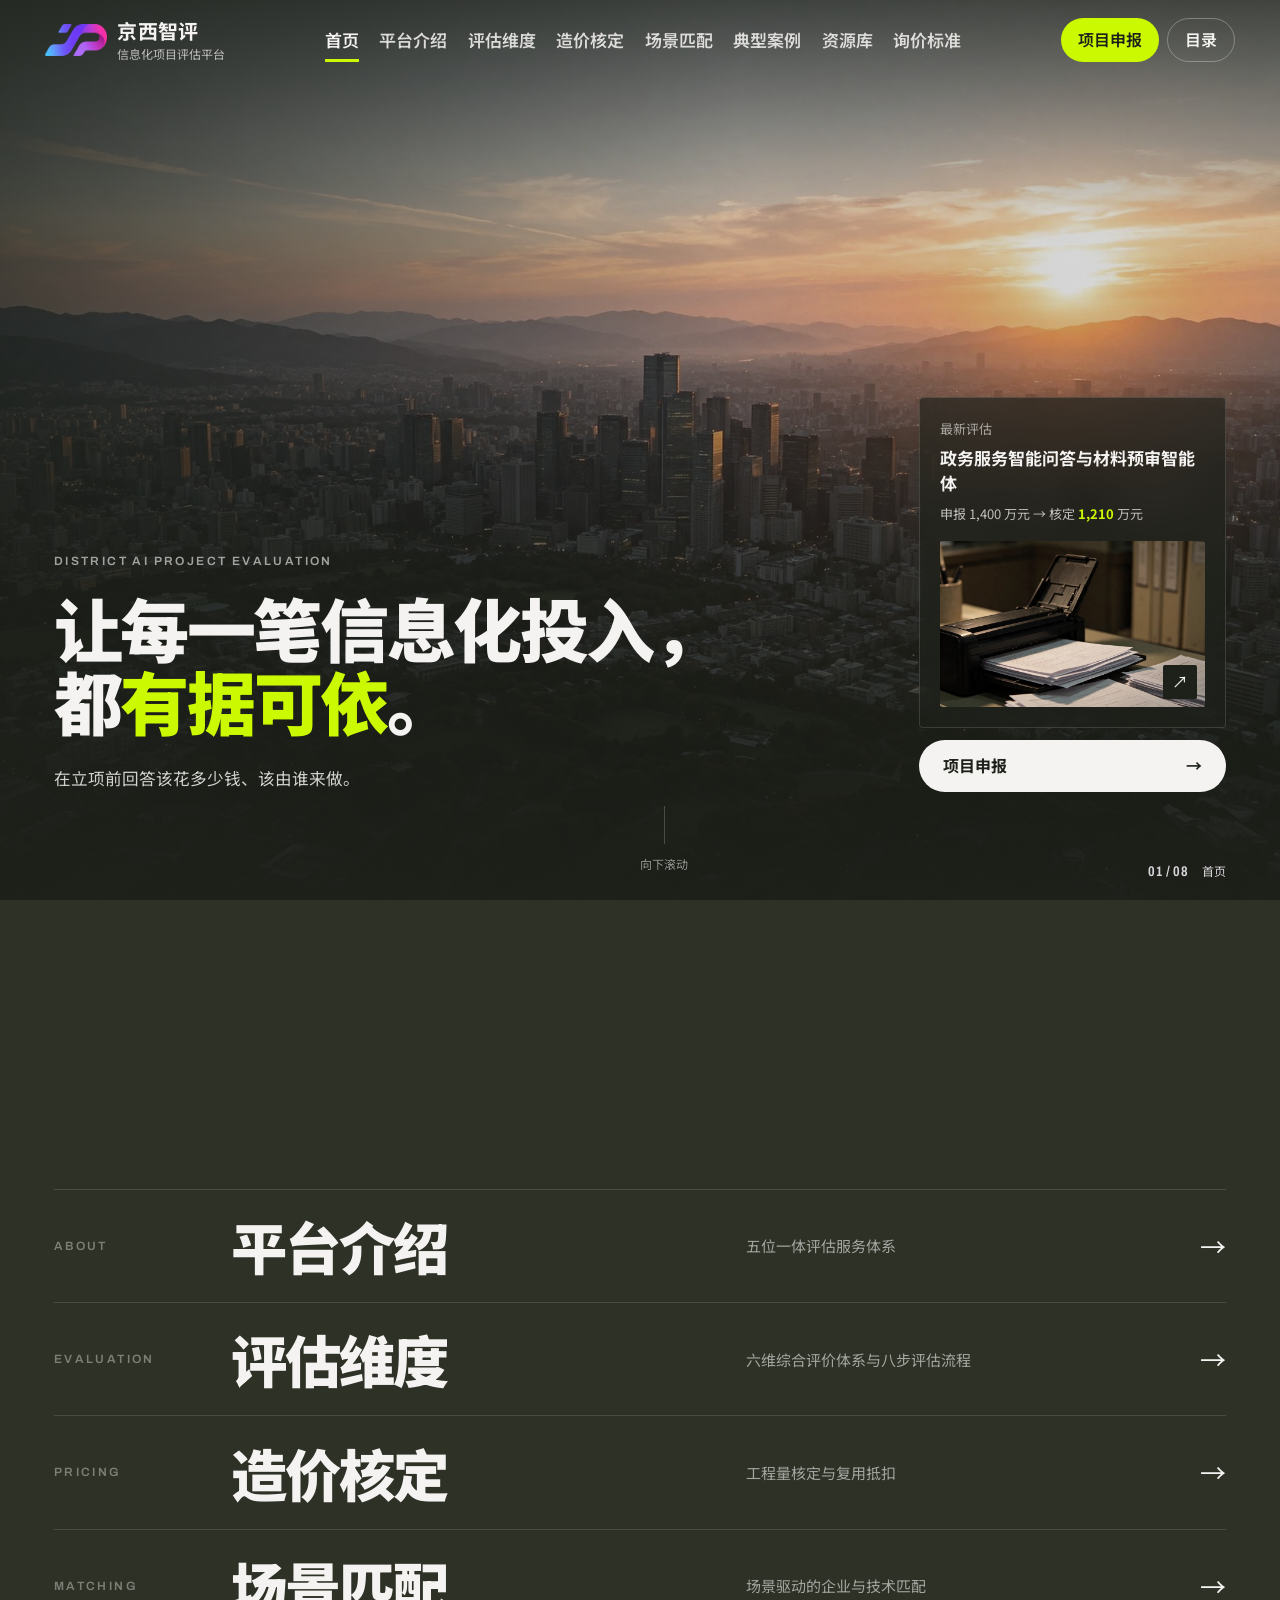
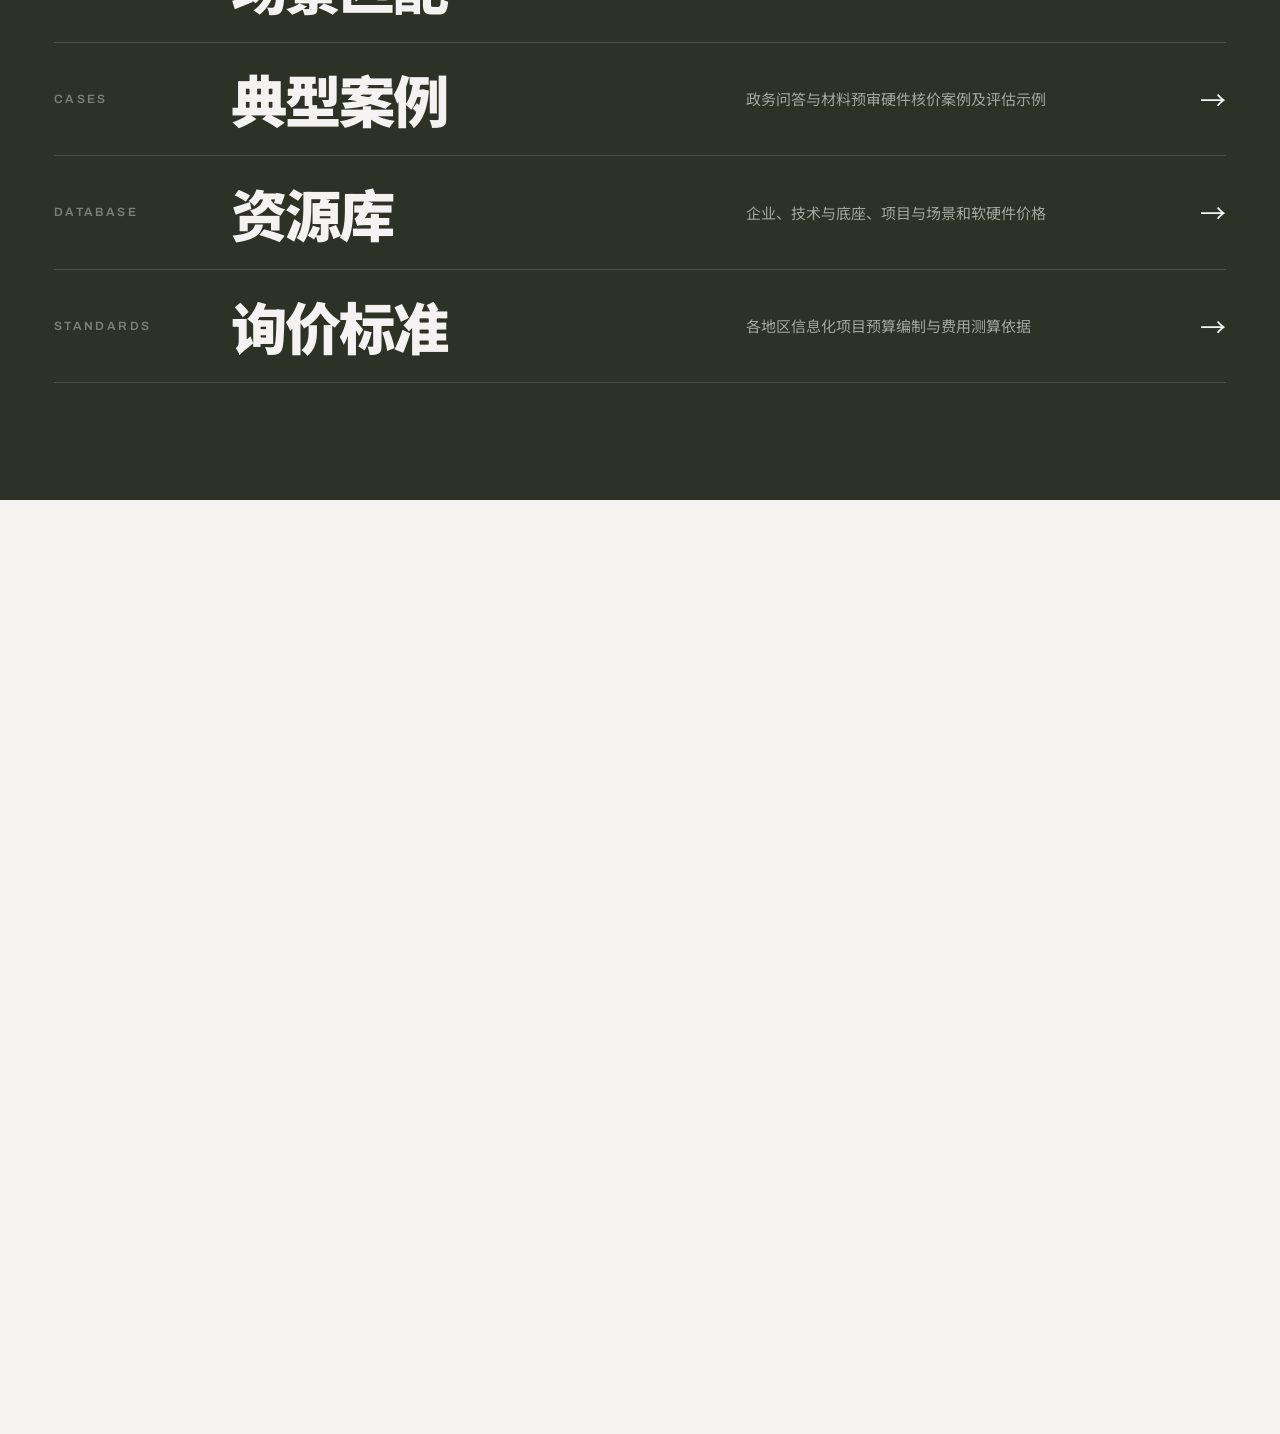
<file: index.html>
<!DOCTYPE html>
<html lang="zh-CN">
<head>
<meta charset="utf-8">
<meta name="viewport" content="width=device-width, initial-scale=1, viewport-fit=cover">
<title>首页 · 京西智评</title>
<link rel="icon" type="image/png" sizes="64x64" href="assets/jingxi-icon.png">
<meta name="description" content="信息化项目评估平台。">
<!-- 网络字体异步加载：内网打不开时自动回退到系统字体，不会卡住页面 -->
<link rel="stylesheet" media="print" onload="this.media='all'"
      href="https://fonts.googleapis.com/css2?family=Archivo:wdth,wght@62..125,400..900&family=Noto+Sans+SC:wght@400;500;700;900&display=swap">
<link rel="preload" as="image" href="assets/hero.jpg">
<script>document.documentElement.classList.add('js');if(matchMedia('(prefers-reduced-motion: reduce)').matches)document.documentElement.classList.add('rm');</script>
<link rel="stylesheet" href="assets/portal.css?v=20261127">
</head>
<body>
<main id="main" tabindex="-1" class="view on" data-page="home">
  <section class="hero" id="hero">
    <div class="hero-media ph" id="heroMedia">
      <img class="hero-img base" src="assets/hero.jpg" alt="区域城市黄昏航拍" fetchpriority="high">
      <img class="hero-img reveal" src="assets/hero.jpg" alt="" aria-hidden="true">
    </div>
    <div class="hero-shade"></div>
    <div class="hero-in">
      <span class="en rv">District AI Project Evaluation</span>
      <h1 class="hero-t"><span class="ln"><span>让每一笔信息化投入，</span></span><span class="ln"><span>都<em>有据可依</em>。</span></span></h1>
      <p class="hero-p rv">在立项前回答该花多少钱、该由谁来做。</p>
    </div>
    <div class="hero-side rv">
      <a class="hc" href="cases.html">
        <span class="hc-k">最新评估</span>
        <span class="hc-t">政务服务智能问答与材料预审智能体</span>
        <span class="hc-n">申报 1,400 万元 → 核定 <em>1,210</em> 万元</span>
        <span class="hc-img ph"><img src="assets/scene-2.jpg" alt=""><span class="hc-arr" aria-hidden="true">↗</span></span>
      </a>
      <a class="btn btn-solid-paper" href="matching.html#desk"><span>项目申报</span><span aria-hidden="true">→</span></a>
    </div>
    <div class="hero-scroll rv" aria-hidden="true"><i></i>向下滚动</div>
  </section>

  <section class="sec dark idx-sec">
    <div class="wrap">
      <div class="sh">
        <div><span class="en rv">Explore</span><h2 class="h2 rl"><span class="ln"><span>平台栏目</span></span></h2></div>
        <p class="rv" style="--d:.1s">查阅项目评估、造价核定与匹配流程，或按地区检索询价依据。</p>
      </div>
      <nav class="idx" id="idxList" aria-label="平台栏目"></nav>
    </div>
    <div class="idx-float" id="idxFloat" aria-hidden="true"><div class="idx-float-in" id="idxFloatIn"></div></div>
  </section>

  <section class="sec light">
    <div class="wrap">
      <div class="sh">
        <div><span class="en rv">News</span><h2 class="h2 rl"><span class="ln"><span>政策与动态</span></span></h2></div>
      </div>
      <div class="news" id="newsGrid"></div>
    </div>
  </section>
</main>

<script src="assets/portal-data.js?v=20261127"></script>
<script src="assets/portal-shell.js?v=20261127"></script>
<script src="assets/pages/home.js?v=20261127"></script>
<script src="assets/portal-media.js?v=20261127"></script>
<script src="assets/portal.js?v=20261127"></script>
</body>
</html>
</file>
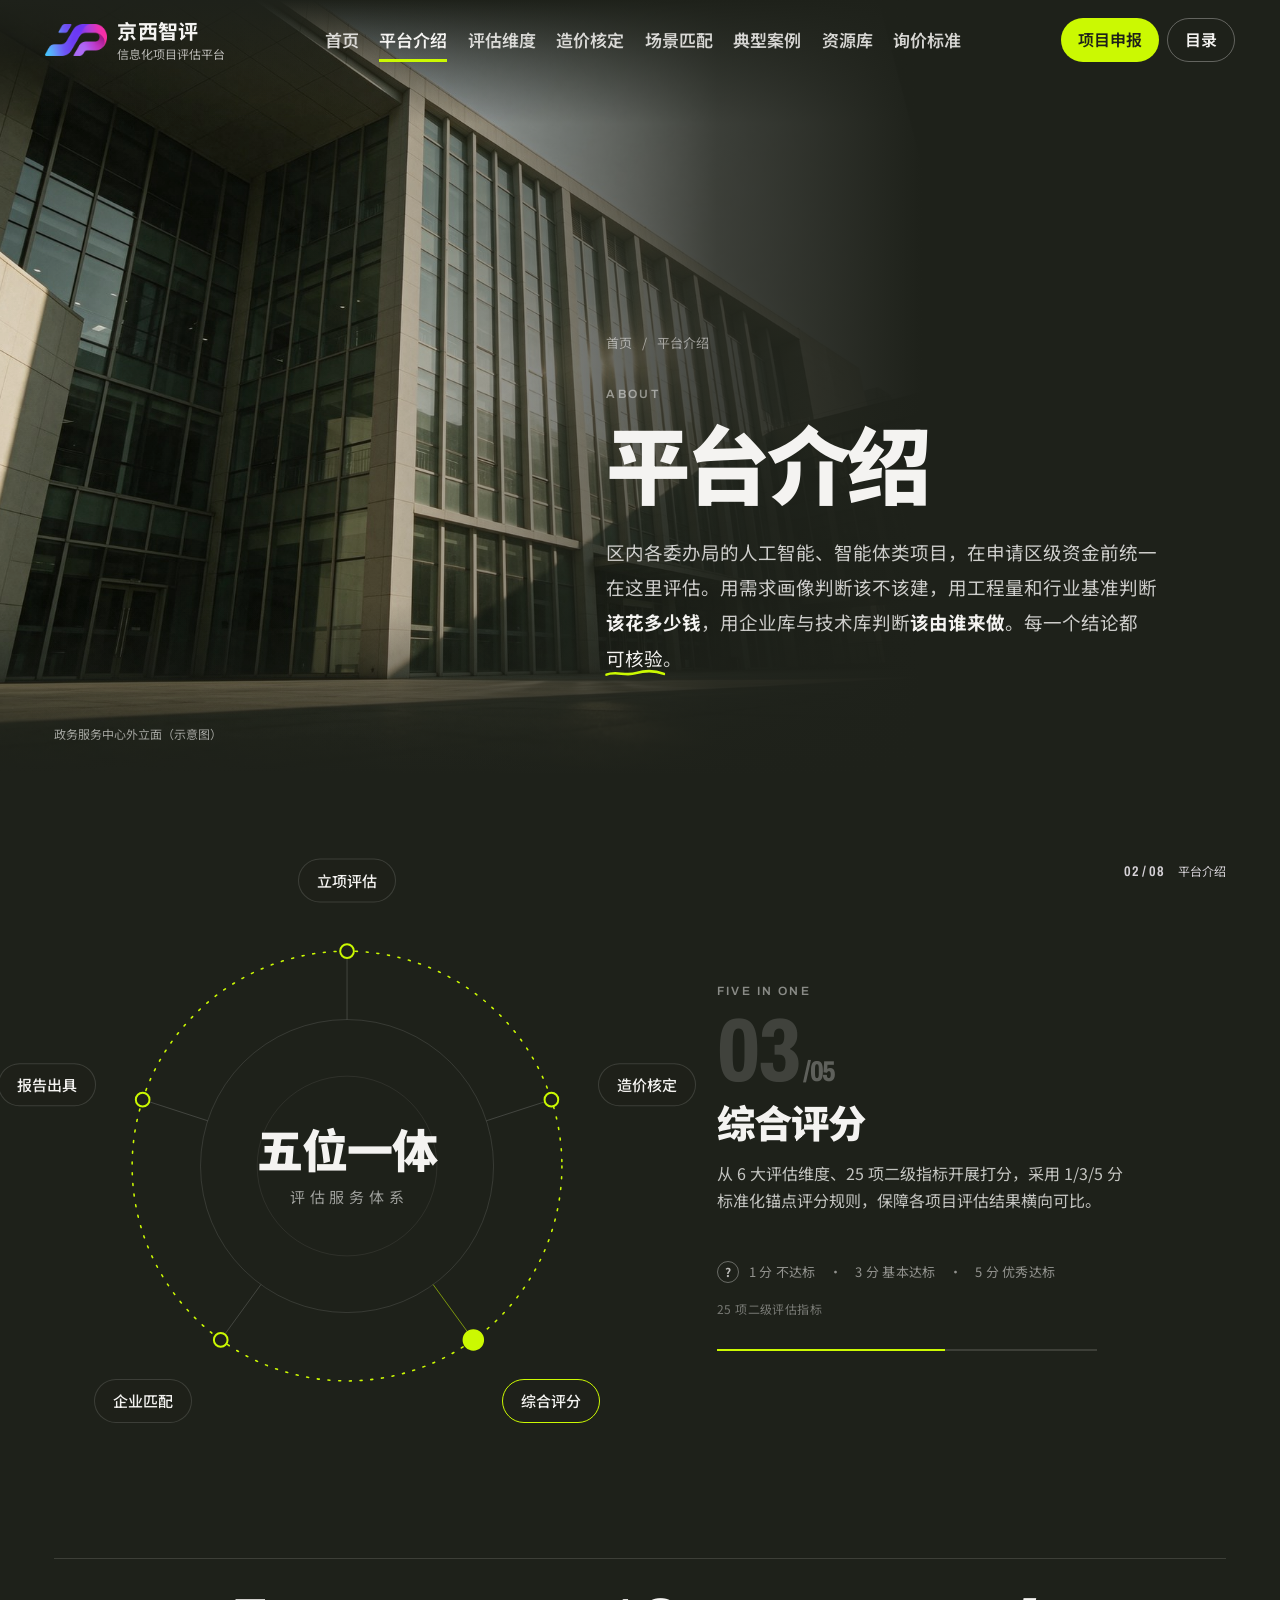
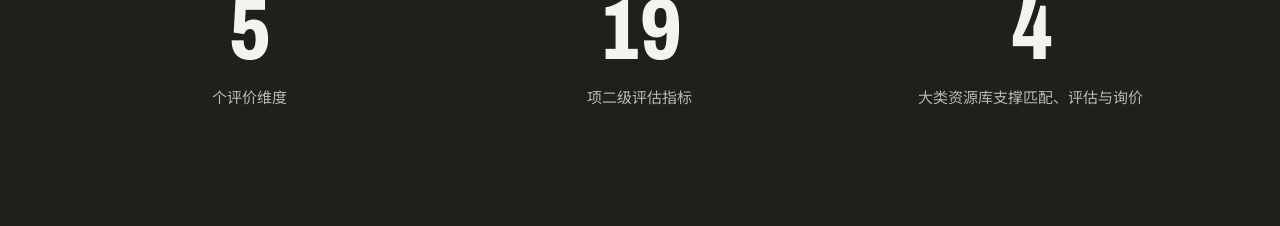
<file: about.html>
<!DOCTYPE html>
<html lang="zh-CN">
<head>
<meta charset="utf-8">
<meta name="viewport" content="width=device-width, initial-scale=1, viewport-fit=cover">
<title>平台介绍 · 京西智评</title>
<link rel="icon" type="image/png" sizes="64x64" href="assets/jingxi-icon.png">
<meta name="description" content="信息化项目评估平台。">
<!-- 网络字体异步加载：内网打不开时自动回退到系统字体，不会卡住页面 -->
<link rel="stylesheet" media="print" onload="this.media='all'"
      href="https://fonts.googleapis.com/css2?family=Archivo:wdth,wght@62..125,400..900&family=Noto+Sans+SC:wght@400;500;700;900&display=swap">
<script>document.documentElement.classList.add('js');if(matchMedia('(prefers-reduced-motion: reduce)').matches)document.documentElement.classList.add('rm');</script>
<link rel="stylesheet" href="assets/portal.css?v=20261127">
</head>
<body>
<main id="main" tabindex="-1" class="view on" data-page="about">
  <header class="pb">
    <div class="lb-media ph"><img src="assets/about.jpg" alt="政务服务中心建筑外立面"></div>
    <div class="lb-shade"></div>
    <span class="cap">政务服务中心外立面（示意图）</span>
    <div class="pb-text">
      <p class="crumb rv"><a href="index.html">首页</a><span>/</span><span>平台介绍</span></p>
      <span class="en rv">About</span>
      <h1 class="h1 rl"><span class="ln"><span>平台介绍</span></span></h1>
      <p class="lead rv" style="--d:.15s">区内各委办局的人工智能、智能体类项目，在申请区级资金前统一在这里评估。用需求画像判断该不该建，用工程量和行业基准判断<b>该花多少钱</b>，用企业库与技术库判断<b>该由谁来做</b>。每一个结论都<span class="ul">可核验<svg viewBox="0 0 120 12" preserveAspectRatio="none" aria-hidden="true"><path pathLength="100" d="M2 8 C 22 3, 40 10, 62 6 S 100 3, 118 7"/></svg></span>。</p>
    </div>
  </header>
  <section class="darker ring-sec">
    <div class="wrap ring-grid">
      <div class="ring" id="ring">
        <svg viewBox="0 0 600 600" aria-hidden="true">
          <circle cx="300" cy="300" r="150" fill="none" stroke="rgba(244,243,241,.12)"/>
          <circle cx="300" cy="300" r="92" fill="none" stroke="rgba(244,243,241,.08)"/>
          <g class="orbit"><circle cx="300" cy="300" r="220" fill="none" stroke="#CBF902" stroke-width="1.6" stroke-dasharray="2 9" stroke-linecap="round"/></g>
          <g id="spokes"></g>
        </svg>
        <div class="ring-c"><b>五位一体</b><small>评估服务体系</small></div>
        <div class="ring-tip" id="ringTip" role="status" aria-live="polite"></div>
      </div>
      <div class="ring-panel" aria-live="polite">
        <span class="en">Five in one</span>
        <div class="rp-body" id="rpBody">
          <div class="rp-idx num" id="rpIdx">03<small>/05</small></div>
          <h3 class="rp-t" id="rpT"></h3>
          <p class="rp-d" id="rpD"></p>
          <div class="rp-anchor" id="rpAnchor">
            <button class="rp-q" type="button" aria-label="锚点评分说明" aria-expanded="false">?</button>
            <span class="rp-anchor-txt">1 分 不达标　·　3 分 基本达标　·　5 分 优秀达标</span>
            <div class="rp-pop" id="rpPop" role="tooltip">
              <b>锚点评分说明</b>
              <p>每项指标按 1 / 3 / 5 分三档锚点判分：1 分表示不达标，3 分表示基本达标，5 分表示优秀达标。同一套锚点贯穿所有批次，保证评估结果可横向比较。</p>
            </div>
          </div>
          <p class="rp-note" id="rpNote">当前所处评估流程节点</p>
        </div>
        <div class="rp-bar"><i id="rpBar" class="step"></i></div>
      </div>
    </div>
    <div class="wrap stats">
      <div class="stat"><span class="num" data-count="6">0</span><p>个评价维度</p></div>
      <div class="stat"><span class="num" data-count="25">0</span><p>项二级评估指标</p></div>
      <div class="stat"><span class="num" data-count="5">0</span><p>大类资源库支撑匹配、评估与询价</p></div>
    </div>
  </section>
</main>

<script src="assets/portal-data.js?v=20261127"></script>
<script src="assets/portal-shell.js?v=20261127"></script>
<script src="assets/pages/about.js?v=20261127"></script>
<script src="assets/portal-media.js?v=20261127"></script>
<script src="assets/portal.js?v=20261127"></script>
</body>
</html>
</file>
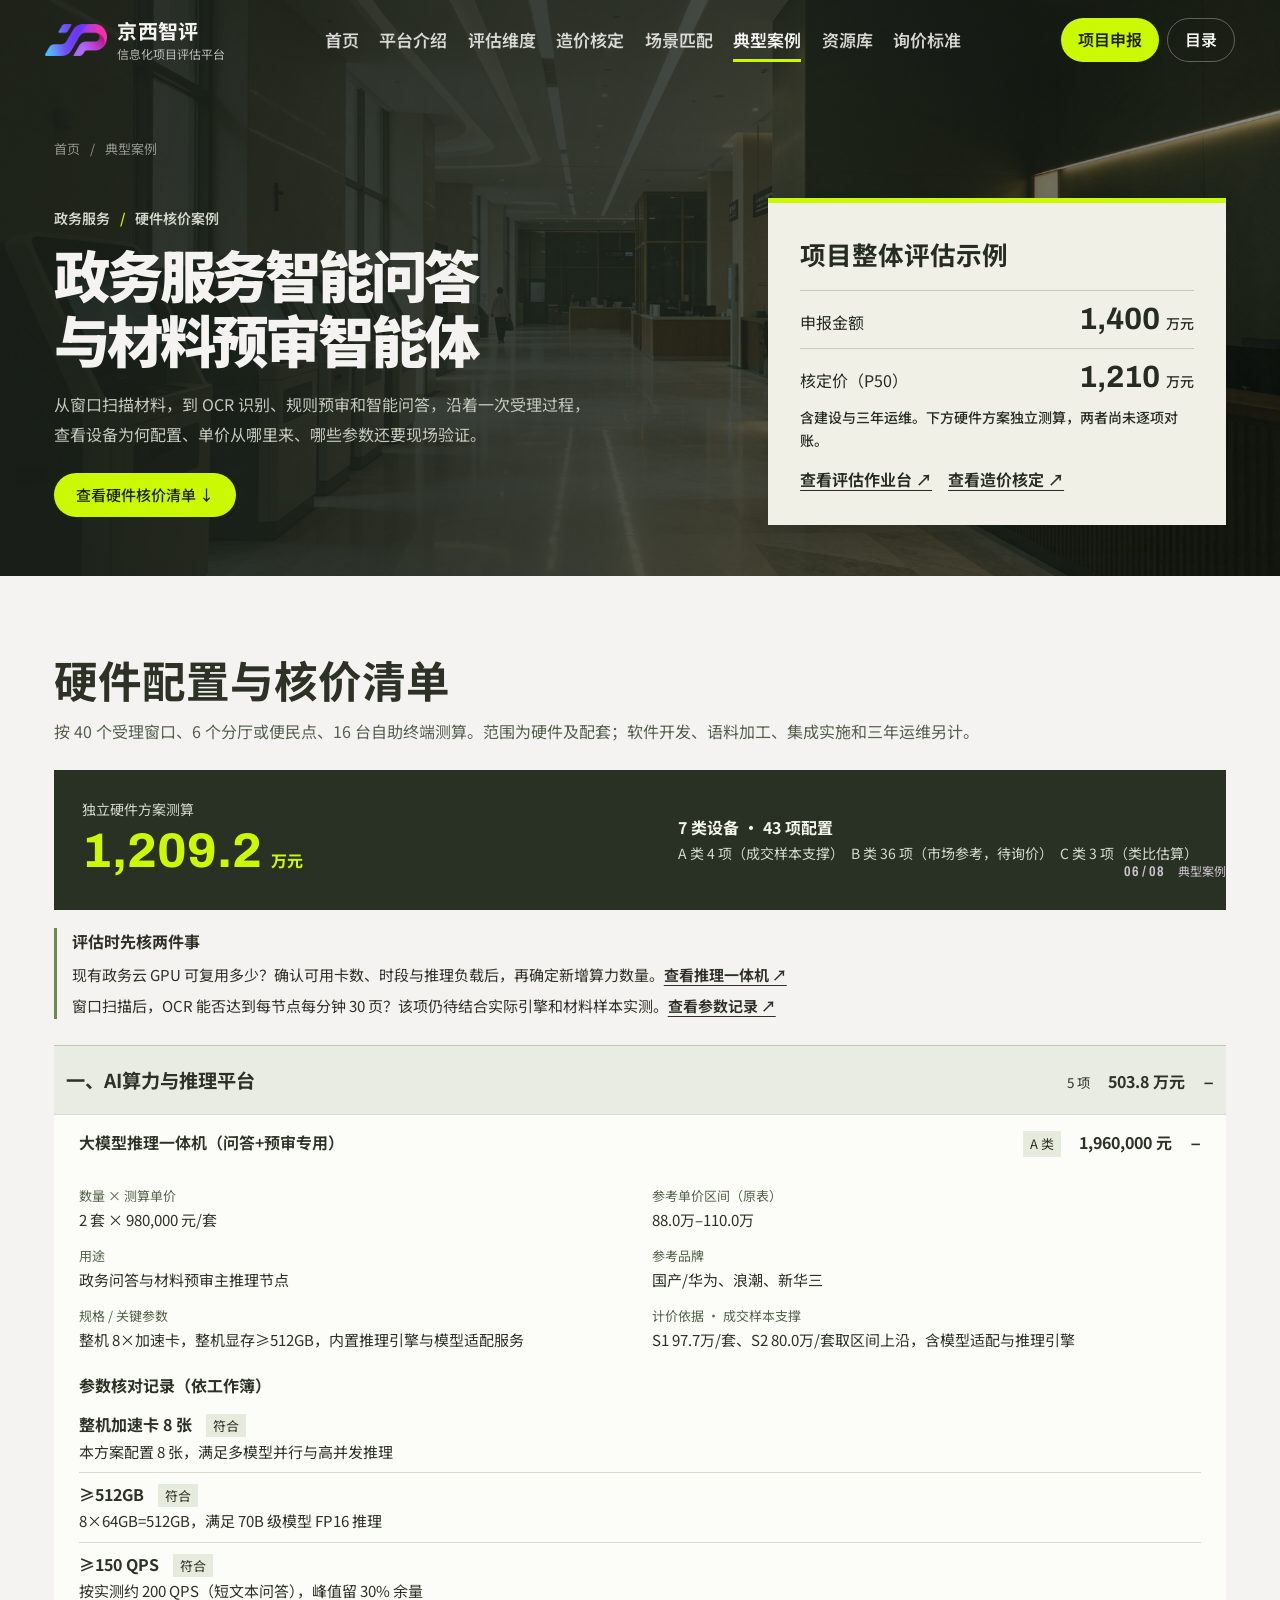
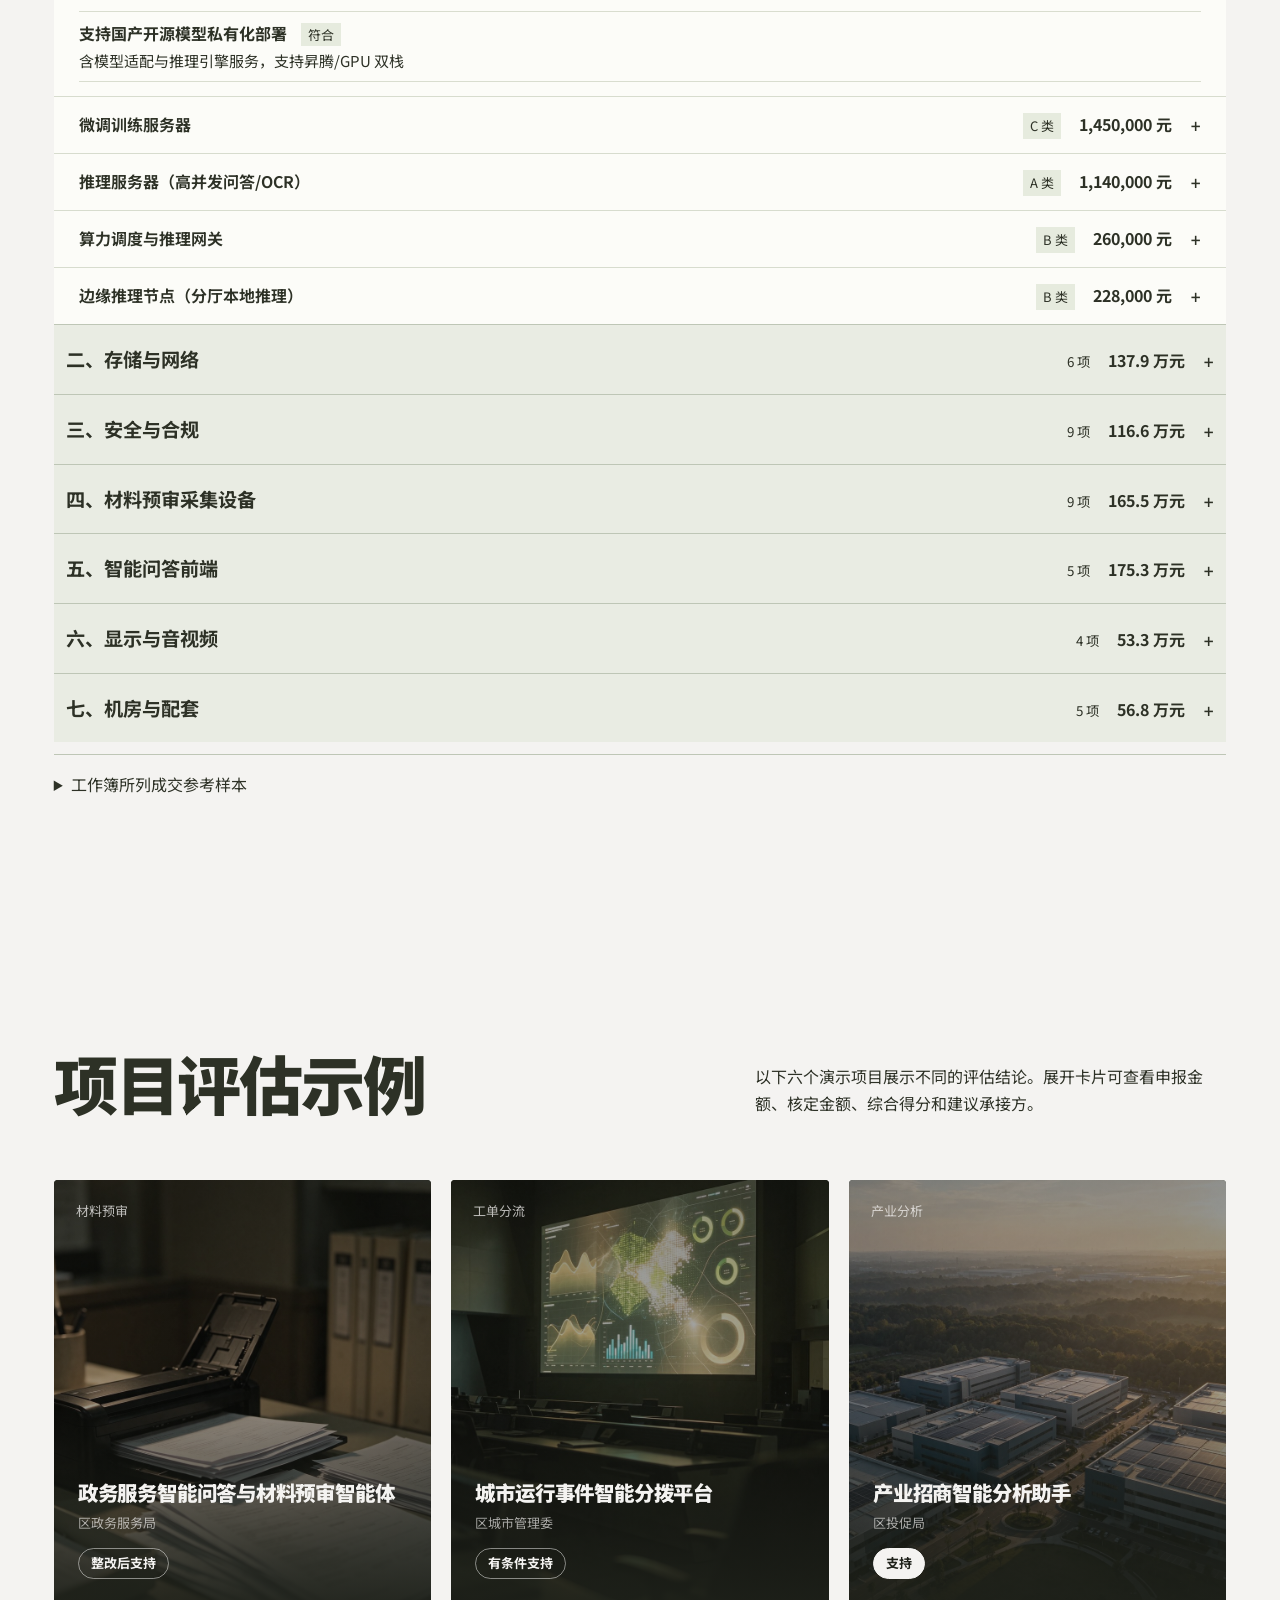
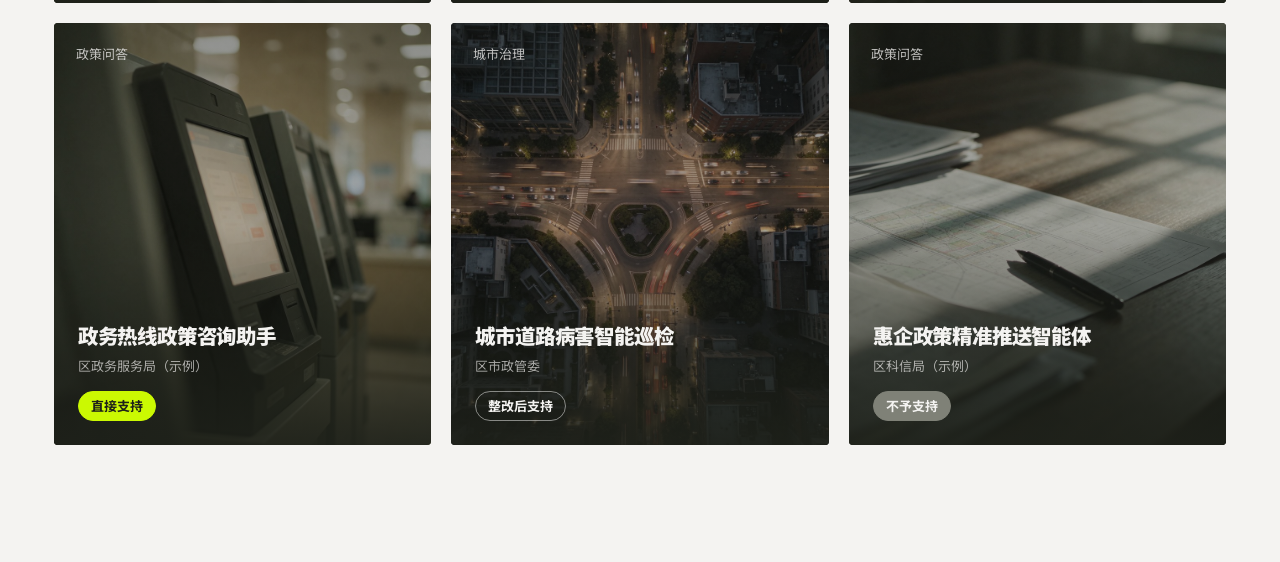
<file: cases.html>
<!DOCTYPE html>
<html lang="zh-CN">
<head>
<meta charset="utf-8">
<meta name="viewport" content="width=device-width, initial-scale=1, viewport-fit=cover">
<title>典型案例 · 京西智评</title>
<link rel="icon" type="image/png" sizes="64x64" href="assets/jingxi-icon.png">
<meta name="description" content="信息化项目评估平台。">
<!-- 网络字体异步加载：内网打不开时自动回退到系统字体，不会卡住页面 -->
<link rel="stylesheet" media="print" onload="this.media='all'"
      href="https://fonts.googleapis.com/css2?family=Archivo:wdth,wght@62..125,400..900&family=Noto+Sans+SC:wght@400;500;700;900&display=swap">
<script>document.documentElement.classList.add('js');if(matchMedia('(prefers-reduced-motion: reduce)').matches)document.documentElement.classList.add('rm');</script>
<link rel="stylesheet" href="assets/portal.css?v=20261127">
<link rel="stylesheet" href="assets/case-feature.css?v=20261127">

</head>
<body>
<main id="main" tabindex="-1" class="view on" data-page="cases">
  <header class="inquiry-cover">
    <div class="wrap">
      <p class="crumb"><a href="index.html">首页</a><span>/</span><span>典型案例</span></p>
      <div class="inquiry-spread">
        <div class="inquiry-intro">
          <p class="inquiry-kicker">政务服务<span> / </span>硬件核价案例</p>
          <h1>政务服务智能问答<br>与材料预审智能体</h1>
          <p>从窗口扫描材料，到 OCR 识别、规则预审和智能问答，沿着一次受理过程，查看设备为何配置、单价从哪里来、哪些参数还要现场验证。</p>
          <a class="btn btn-lime" href="#hardware-list">查看硬件核价清单 ↓</a>
        </div>
        <article class="quote-sheet hw-budget" data-project-id="P1">
          <h2>项目整体评估示例</h2>
          <dl><div><dt>申报金额</dt><dd><span id="caseDeclared"></span> <small>万元</small></dd></div>
          <div><dt>核定价（P50）</dt><dd><span id="casePrice"></span> <small>万元</small></dd></div></dl>
          <p>含建设与三年运维。下方硬件方案独立测算，两者尚未逐项对账。</p>
          <div class="hw-links"><a href="evaluation.html#evalDeskSec">查看评估作业台 ↗</a><a href="pricing.html#wf">查看造价核定 ↗</a></div>
        </article>
      </div>
    </div>
  </header>
  <section class="sec light hw-section" id="hardware-list" aria-labelledby="hardware-title">
    <div class="wrap">
      <h2 id="hardware-title">硬件配置与核价清单</h2>
      <p class="hw-intro">按 40 个受理窗口、6 个分厅或便民点、16 台自助终端测算。范围为硬件及配套；软件开发、语料加工、集成实施和三年运维另计。</p>
      <div class="hw-summary" id="hwSummary"></div>
      <div class="hw-review"><strong>评估时先核两件事</strong>
        <p>现有政务云 GPU 可复用多少？确认可用卡数、时段与推理负载后，再确定新增算力数量。<a href="#hardware-1">查看推理一体机 ↗</a></p>
        <p>窗口扫描后，OCR 能否达到每节点每分钟 30 页？该项仍待结合实际引擎和材料样本实测。<a href="#hardware-3">查看参数记录 ↗</a></p>
      </div>
      <div id="hwGroups"></div>
      <details class="hw-samples" id="hwSamples"><summary>工作簿所列成交参考样本</summary><ul id="hwSampleList"></ul></details>
    </div>
  </section>
  <section class="sec light">
    <div class="wrap">
      <div class="sh">
        <div><span class="en rv">Evaluation cases</span><h2 class="h2 rl"><span class="ln"><span>项目评估示例</span></span></h2></div>
        <p class="rv" style="--d:.1s">以下六个演示项目展示不同的评估结论。展开卡片可查看申报金额、核定金额、综合得分和建议承接方。</p>
      </div>
      <div class="cases" id="caseGrid"></div>
    </div>
  </section>
</main>

<script src="assets/portal-data.js?v=20261127"></script>
<script src="assets/ind-data.js?v=20261127"></script>
<script src="assets/project-evaluation.js?v=20261127"></script>
<script src="assets/portal-shell.js?v=20261127"></script>
<script src="assets/hardware-case-data.js?v=20261127"></script>
<script src="assets/pages/cases.js?v=20261127"></script>
<script src="assets/portal-media.js?v=20261127"></script>
<script src="assets/portal.js?v=20261127"></script>
</body>
</html>
</file>
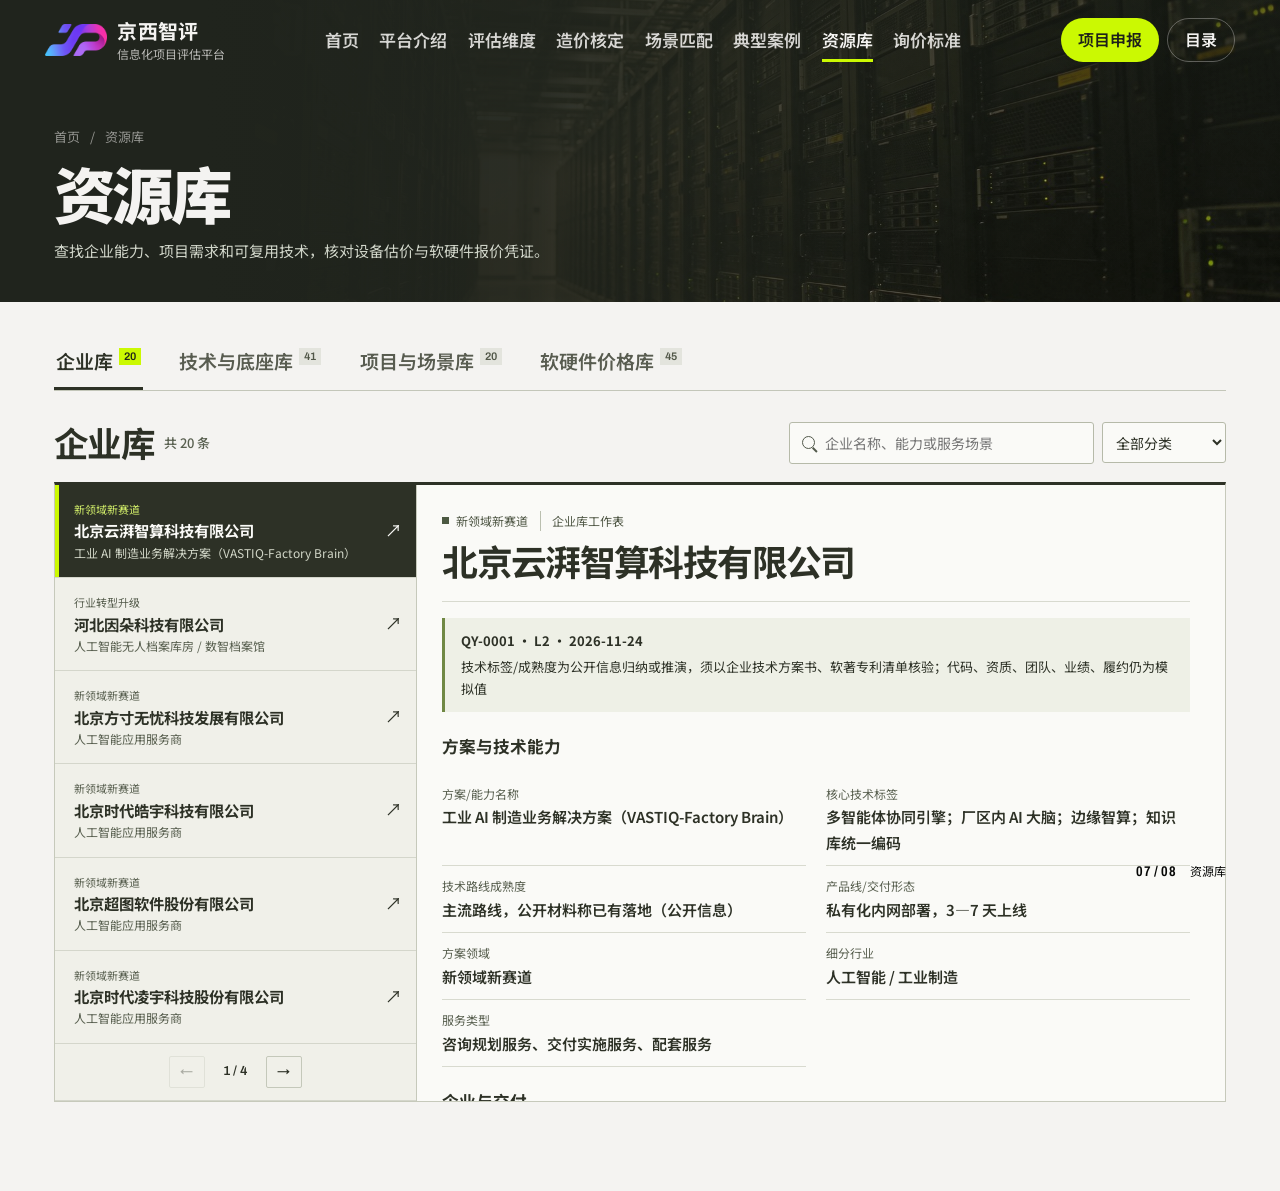
<file: database.html>
<!DOCTYPE html>
<html lang="zh-CN">
<head>
<meta charset="utf-8">
<meta name="viewport" content="width=device-width, initial-scale=1, viewport-fit=cover">
<title>资源库 · 京西智评</title>
<link rel="icon" type="image/png" sizes="64x64" href="assets/jingxi-icon.png">
<meta name="description" content="信息化项目评估平台。">
<!-- 网络字体异步加载：内网打不开时自动回退到系统字体，不会卡住页面 -->
<link rel="stylesheet" media="print" onload="this.media='all'"
      href="https://fonts.googleapis.com/css2?family=Archivo:wdth,wght@62..125,400..900&family=Noto+Sans+SC:wght@400;500;700;900&display=swap">
<script>document.documentElement.classList.add('js');if(matchMedia('(prefers-reduced-motion: reduce)').matches)document.documentElement.classList.add('rm');</script>
<link rel="stylesheet" href="assets/portal.css?v=20261127">
<link rel="stylesheet" href="assets/case-feature.css?v=20261127">
<link rel="stylesheet" href="assets/library-ui.css?v=20261127">
</head>
<body>
<main id="main" tabindex="-1" class="view on" data-page="database">
  <header class="library-mast">
    <div class="wrap">
      <p class="crumb"><a href="index.html">首页</a><span>/</span><span>资源库</span></p>
      <h1>资源库</h1>
      <p>查找企业能力、项目需求和可复用技术，核对设备估价与软硬件报价凭证。</p>
    </div>
  </header>
  <div id="library-app"></div>
  <section class="sec light" id="conference-archive" aria-labelledby="conference-title">
    <div class="wrap"><h2 class="h2" id="conference-title">视频会议历史询价档案</h2><div id="conference-items"></div></div>
  </section>

</main>

<script src="assets/portal-data.js?v=20261127"></script>
<script src="assets/portal-shell.js?v=20261127"></script>
<script src="assets/conference-data.js?v=20261127"></script>
<script src="assets/resource-data.js?v=20261127"></script>
<script src="assets/library-ui.js?v=20261127"></script>
<script src="assets/portal-media.js?v=20261127"></script>
<script src="assets/portal.js?v=20261127"></script>
</body>
</html>
</file>
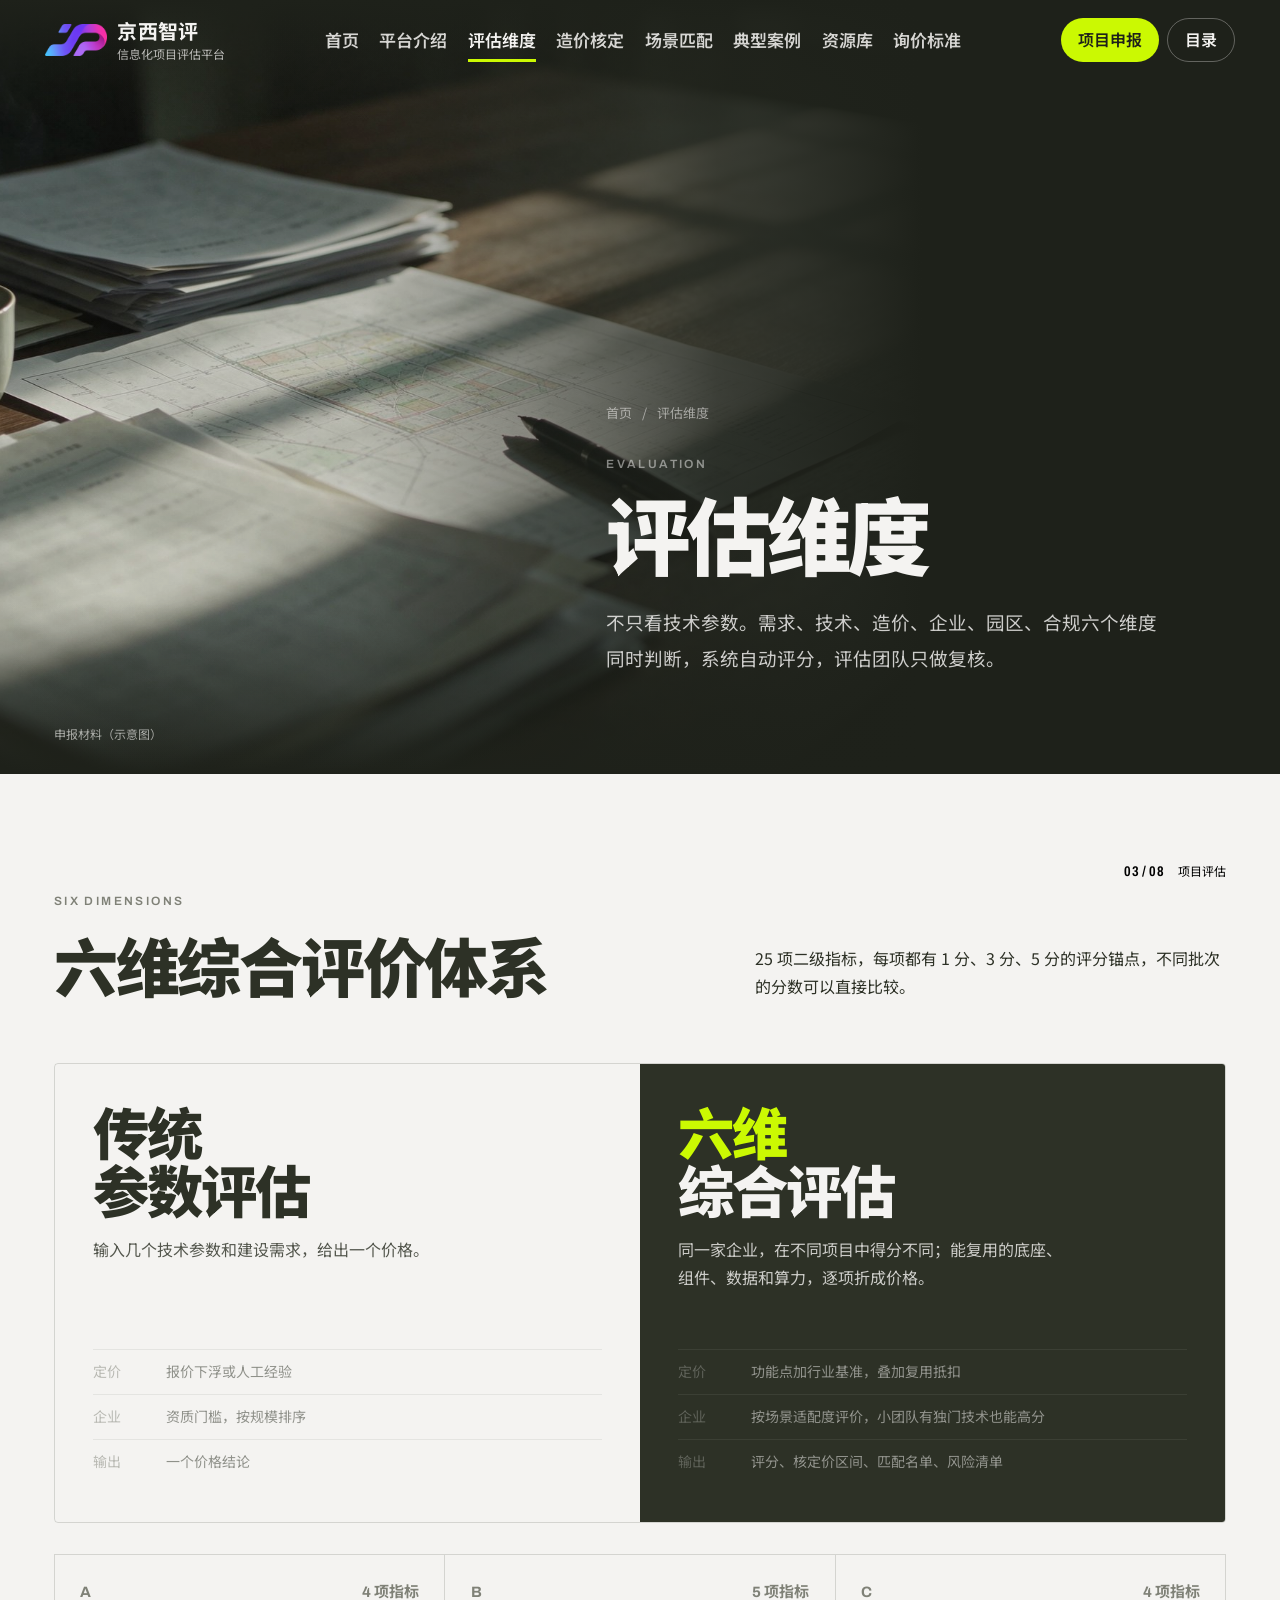
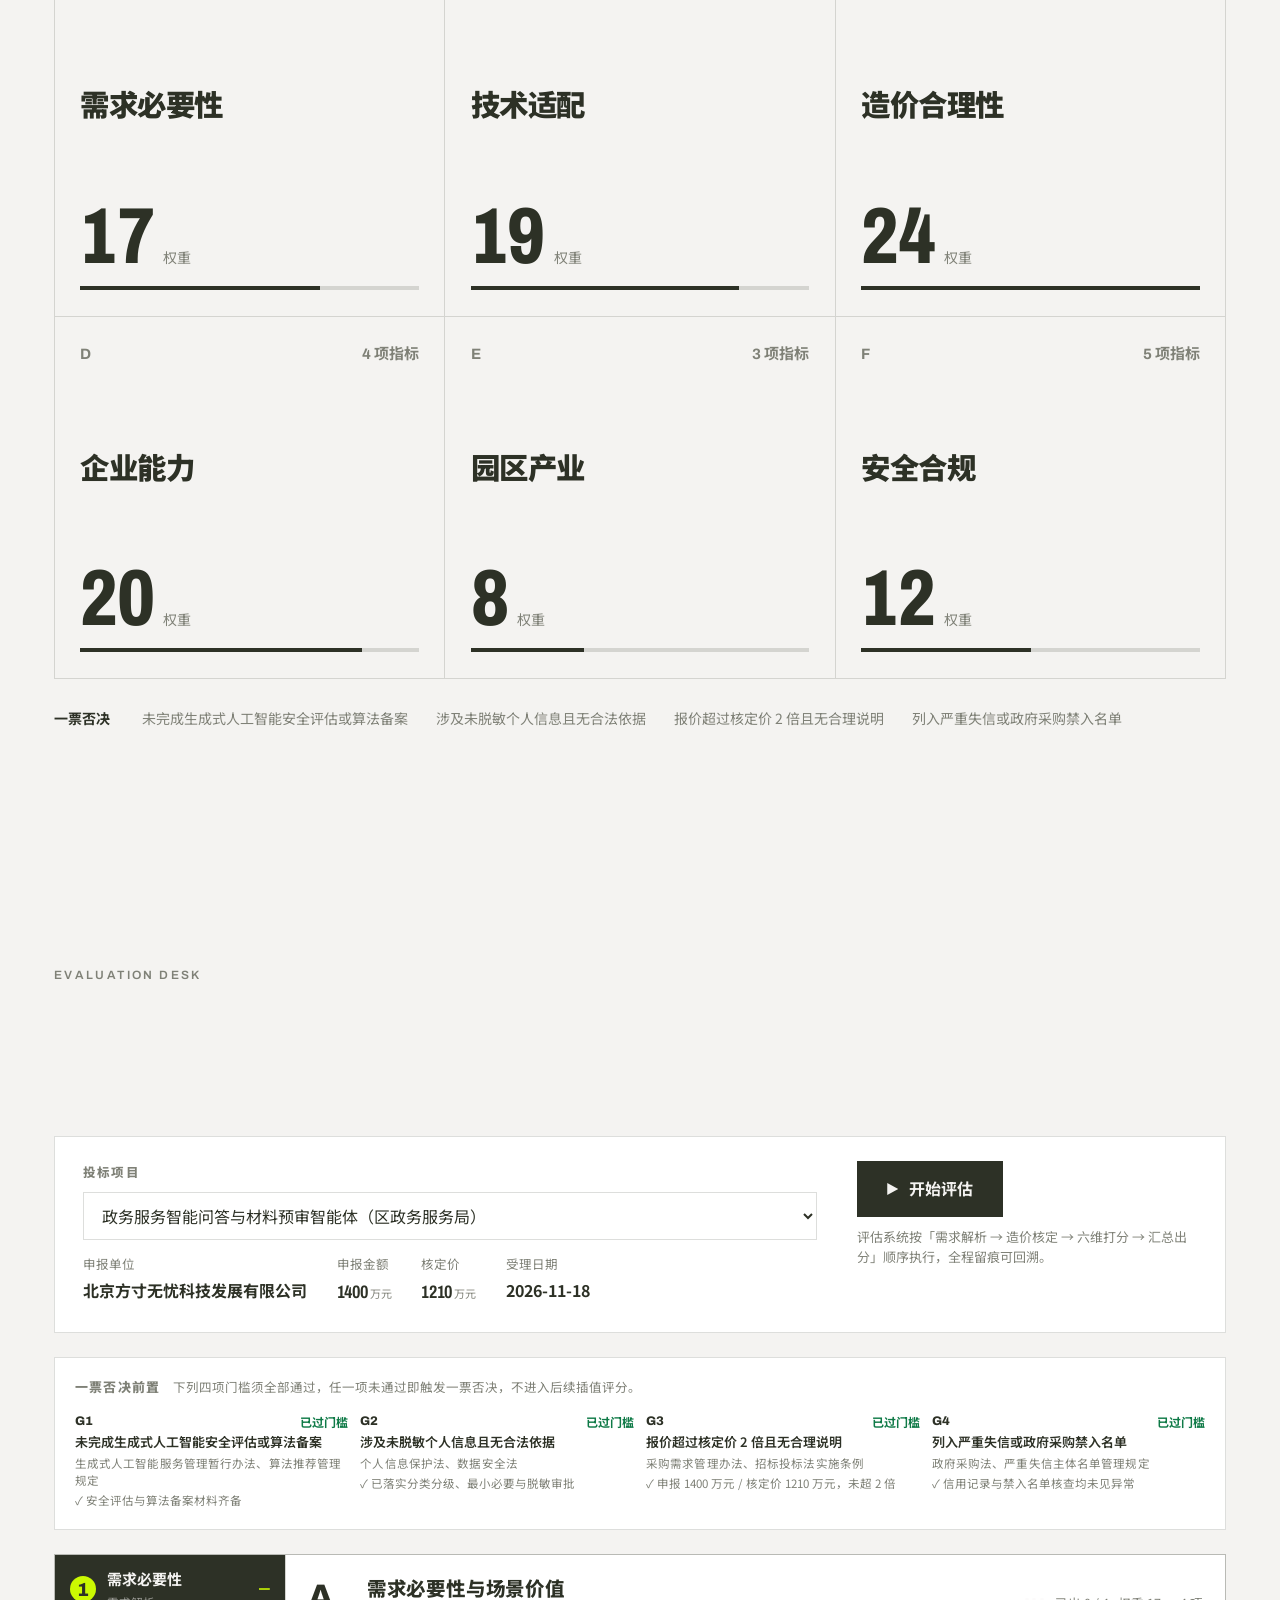
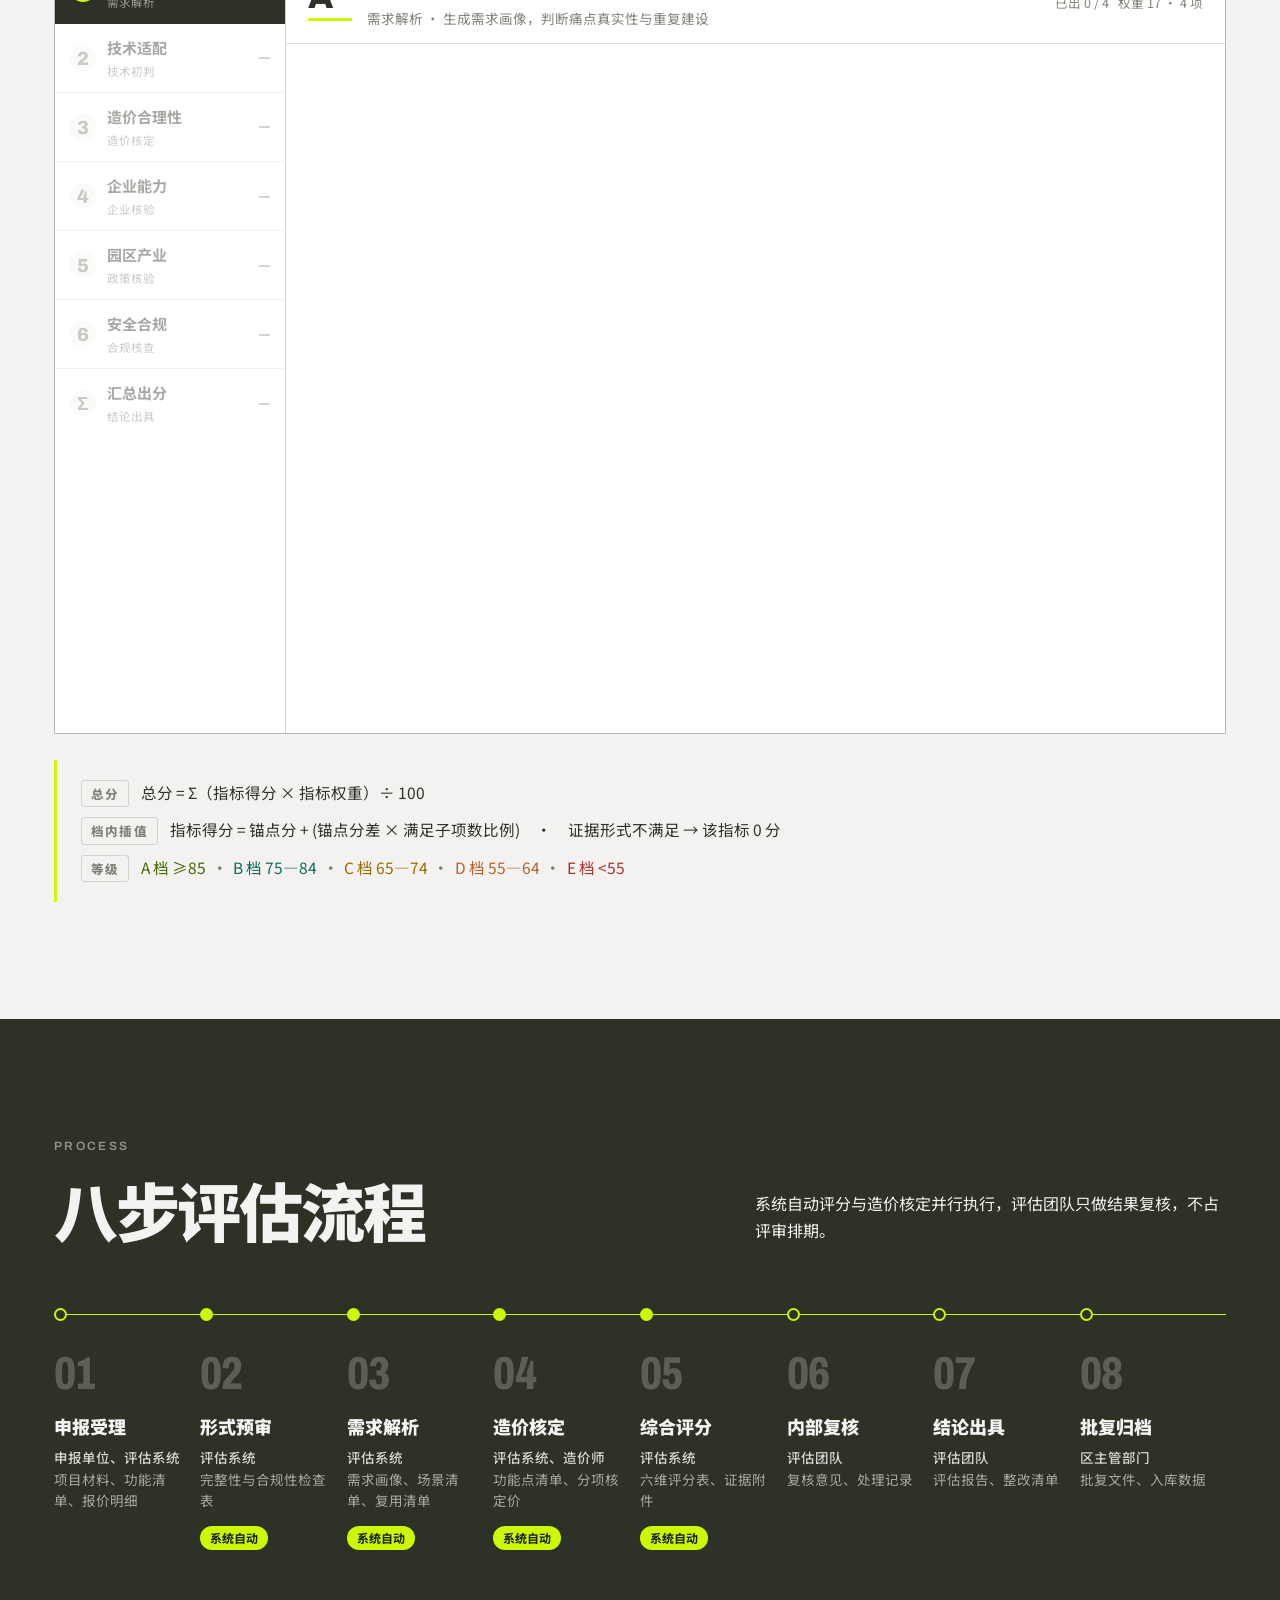
<file: evaluation.html>
<!DOCTYPE html>
<html lang="zh-CN">
<head>
<meta charset="utf-8">
<meta name="viewport" content="width=device-width, initial-scale=1, viewport-fit=cover">
<title>评估维度 · 京西智评</title>
<link rel="icon" type="image/png" sizes="64x64" href="assets/jingxi-icon.png">
<meta name="description" content="信息化项目评估平台。">
<!-- 网络字体异步加载：内网打不开时自动回退到系统字体，不会卡住页面 -->
<link rel="stylesheet" media="print" onload="this.media='all'"
      href="https://fonts.googleapis.com/css2?family=Archivo:wdth,wght@62..125,400..900&family=Noto+Sans+SC:wght@400;500;700;900&display=swap">
<script>document.documentElement.classList.add('js');if(matchMedia('(prefers-reduced-motion: reduce)').matches)document.documentElement.classList.add('rm');</script>
<link rel="stylesheet" href="assets/portal.css?v=20261127">
</head>
<body>
<main id="main" tabindex="-1" class="view on" data-page="evaluation">
  <header class="pb">
    <div class="lb-media ph"><img src="assets/evaluation.jpg" alt="会议桌上的项目申报文件"></div>
    <div class="lb-shade"></div>
    <span class="cap">申报材料（示意图）</span>
    <div class="pb-text">
      <p class="crumb rv"><a href="index.html">首页</a><span>/</span><span>评估维度</span></p>
      <span class="en rv">Evaluation</span>
      <h1 class="h1 rl"><span class="ln"><span>评估维度</span></span></h1>
      <p class="lead rv" style="--d:.15s">不只看技术参数。需求、技术、造价、企业、园区、合规六个维度同时判断，系统自动评分，评估团队只做复核。</p>
    </div>
  </header>
  <section class="sec light">
    <div class="wrap">
      <div class="sh">
        <div><span class="en rv">Six dimensions</span><h2 class="h2 rl"><span class="ln"><span>六维综合评价体系</span></span></h2></div>
        <p class="rv" style="--d:.1s">25 项二级指标，每项都有 1 分、3 分、5 分的评分锚点，不同批次的分数可以直接比较。</p>
      </div>
      <div class="duel rv">
        <div class="duel-side duel-old">
          <div>
            <div class="duel-t">传统<br>参数评估</div>
            <p class="duel-p">输入几个技术参数和建设需求，给出一个价格。</p>
          </div>
          <dl class="duel-list">
            <div><dt>定价</dt><dd>报价下浮或人工经验</dd></div>
            <div><dt>企业</dt><dd>资质门槛，按规模排序</dd></div>
            <div><dt>输出</dt><dd>一个价格结论</dd></div>
          </dl>
        </div>
        <div class="duel-side duel-new">
          <div>
            <div class="duel-t"><span>六维</span><br>综合评估</div>
            <p class="duel-p">同一家企业，在不同项目中得分不同；能复用的底座、组件、数据和算力，逐项折成价格。</p>
          </div>
          <dl class="duel-list">
            <div><dt>定价</dt><dd>功能点加行业基准，叠加复用抵扣</dd></div>
            <div><dt>企业</dt><dd>按场景适配度评价，小团队有独门技术也能高分</dd></div>
            <div><dt>输出</dt><dd>评分、核定价区间、匹配名单、风险清单</dd></div>
          </dl>
        </div>
      </div>
      <div class="dims" id="dims"></div>
      <p class="veto rv"><b>一票否决</b><span>未完成生成式人工智能安全评估或算法备案</span><span>涉及未脱敏个人信息且无合法依据</span><span>报价超过核定价 2 倍且无合理说明</span><span>列入严重失信或政府采购禁入名单</span></p>
    </div>
  </section>
  <section class="sec light" id="evalDeskSec">
    <div class="wrap">
      <div class="sh">
        <div><span class="en rv">Evaluation Desk</span><h2 class="h2 rl"><span class="ln"><span>评估作业台</span></span></h2></div>
        <p class="rv" style="--d:.1s">选定投标项目并启动评估，系统按阶段推进，逐步给出各维度分值与判档依据。</p>
      </div>

      <!-- 1. 启动区 -->
      <div class="ed-launch" id="edLaunch">
        <div class="ed-launch-l">
          <label class="ed-lb" for="edProj">投标项目</label>
          <select id="edProj" class="ed-select"></select>
          <div class="ed-launch-meta" id="edProjMeta"></div>
        </div>
        <div class="ed-launch-r">
          <button class="ed-run" id="edRun" type="button">
            <span class="ed-run-ico" aria-hidden="true"></span>
            <span class="ed-run-t" id="edRunT">开始评估</span>
          </button>
          <button class="ed-reset" id="edReset" type="button" hidden>重新评估</button>
          <p class="ed-run-hint" id="edRunHint">评估系统按「需求解析 → 造价核定 → 六维打分 → 汇总出分」顺序执行，全程留痕可回溯。</p>
        </div>
      </div>

      <div class="ed-veto-box">
        <div class="ed-veto-h">
          <h4>一票否决前置</h4>
          <p>下列四项门槛须全部通过，任一项未通过即触发一票否决，不进入后续插值评分。</p>
        </div>
        <div class="ed-veto-grid" id="edVeto"></div>
      </div>

      <!-- 2. 进度条 -->
      <div class="ed-prog" id="edProg" hidden>
        <div class="ed-prog-h">
          <span class="ed-prog-l">评估进度</span>
          <div class="ed-prog-track"><i id="edProgBar"></i></div>
          <span class="ed-prog-p num" id="edProgPct">0%</span>
          <span class="ed-prog-step" id="edProgStep">等待启动</span>
        </div>
        <ol class="ed-phases" id="edPhases"></ol>
      </div>

      <!-- 3. 分区切换：左导航 + 右明细 -->
      <div class="ed-desk" id="edDesk" hidden>
        <nav class="ed-nav" id="edNav" aria-label="评估阶段导航"></nav>
        <div class="ed-pane">
          <div class="ed-pane-h" id="edPaneH"></div>
          <div class="ed-pane-b" id="edPaneB" data-native-scroll></div>
        </div>
      </div>

      <!-- 4. 汇总（最后阶段） -->
      <div class="ed-final" id="edFinal" hidden></div>

      <!-- 5. 公式与依据 -->
      <div class="ed-notes">
        <div class="ed-formula">
          <div class="fx-row">
            <span class="fx-label">总分</span>
            <span class="fx">总分 = Σ（指标得分 × 指标权重）÷ 100</span>
          </div>
          <div class="fx-row">
            <span class="fx-label">档内插值</span>
            <span class="fx">指标得分 = 锚点分 + (锚点分差 × 满足子项数比例)　·　证据形式不满足 → 该指标 0 分</span>
          </div>
          <div class="fx-row">
            <span class="fx-label">等级</span>
            <span class="fx ed-grade-legend"><span class="g-a">A 档 ≥85</span><span class="sep">·</span><span class="g-b">B 档 75—84</span><span class="sep">·</span><span class="g-c">C 档 65—74</span><span class="sep">·</span><span class="g-d">D 档 55—64</span><span class="sep">·</span><span class="g-e">E 档 &lt;55</span></span>
          </div>
        </div>
      </div>
    </div>
  </section>
  <section class="sec dark">
    <div class="wrap">
      <div class="sh">
        <div><span class="en rv">Process</span><h2 class="h2 rl"><span class="ln"><span>八步评估流程</span></span></h2></div>
        <p class="rv" style="--d:.1s">系统自动评分与造价核定并行执行，评估团队只做结果复核，不占评审排期。</p>
      </div>
      <div class="steps" id="steps"><div class="steps-line"><i></i></div></div>
    </div>
  </section>
</main>

<script src="assets/portal-data.js?v=20261127"></script>
<script src="assets/ind-data.js?v=20261127"></script>
<script src="assets/project-evaluation.js?v=20261127"></script>
<script src="assets/portal-shell.js?v=20261127"></script>
<script src="assets/pages/evaluation.js?v=20261127"></script>
<script src="assets/pages/evaluation-desk.js?v=20261127"></script>
<script src="assets/portal-media.js?v=20261127"></script>
<script src="assets/portal.js?v=20261127"></script>
</body>
</html>
</file>
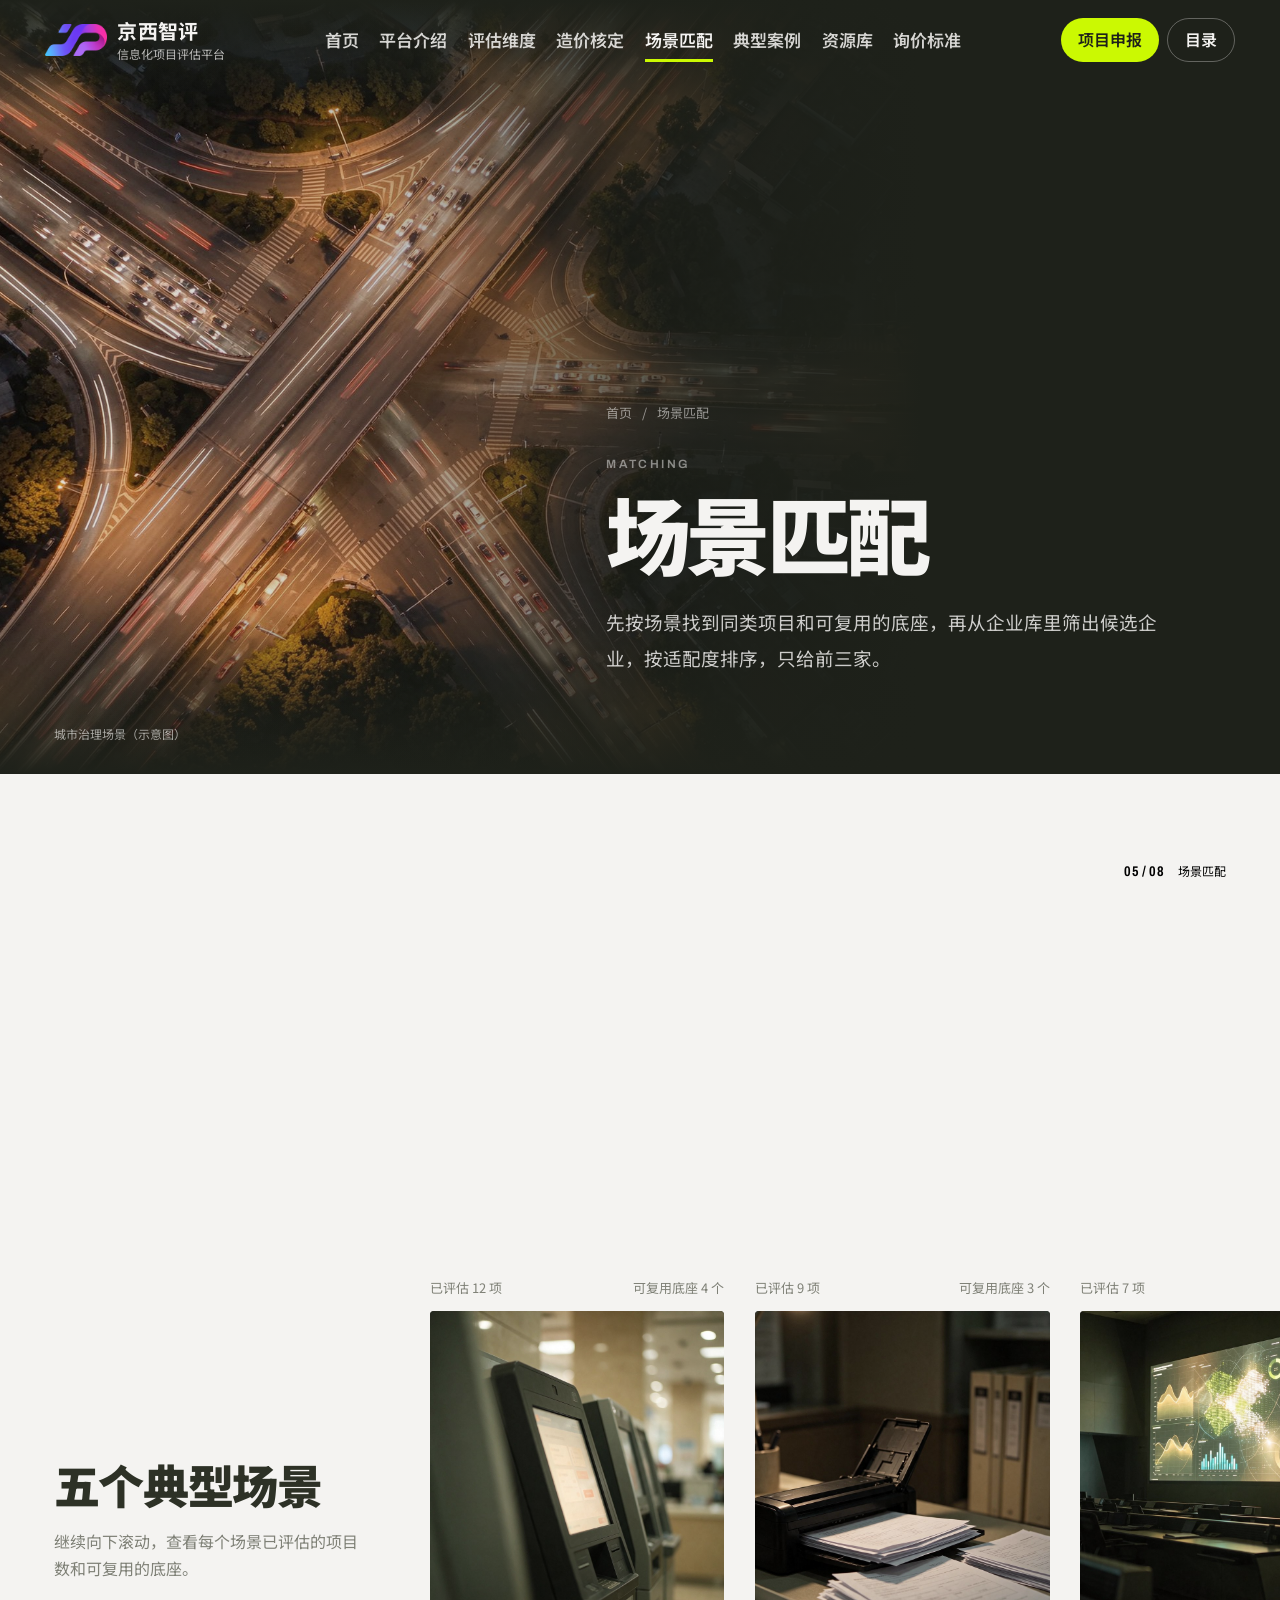
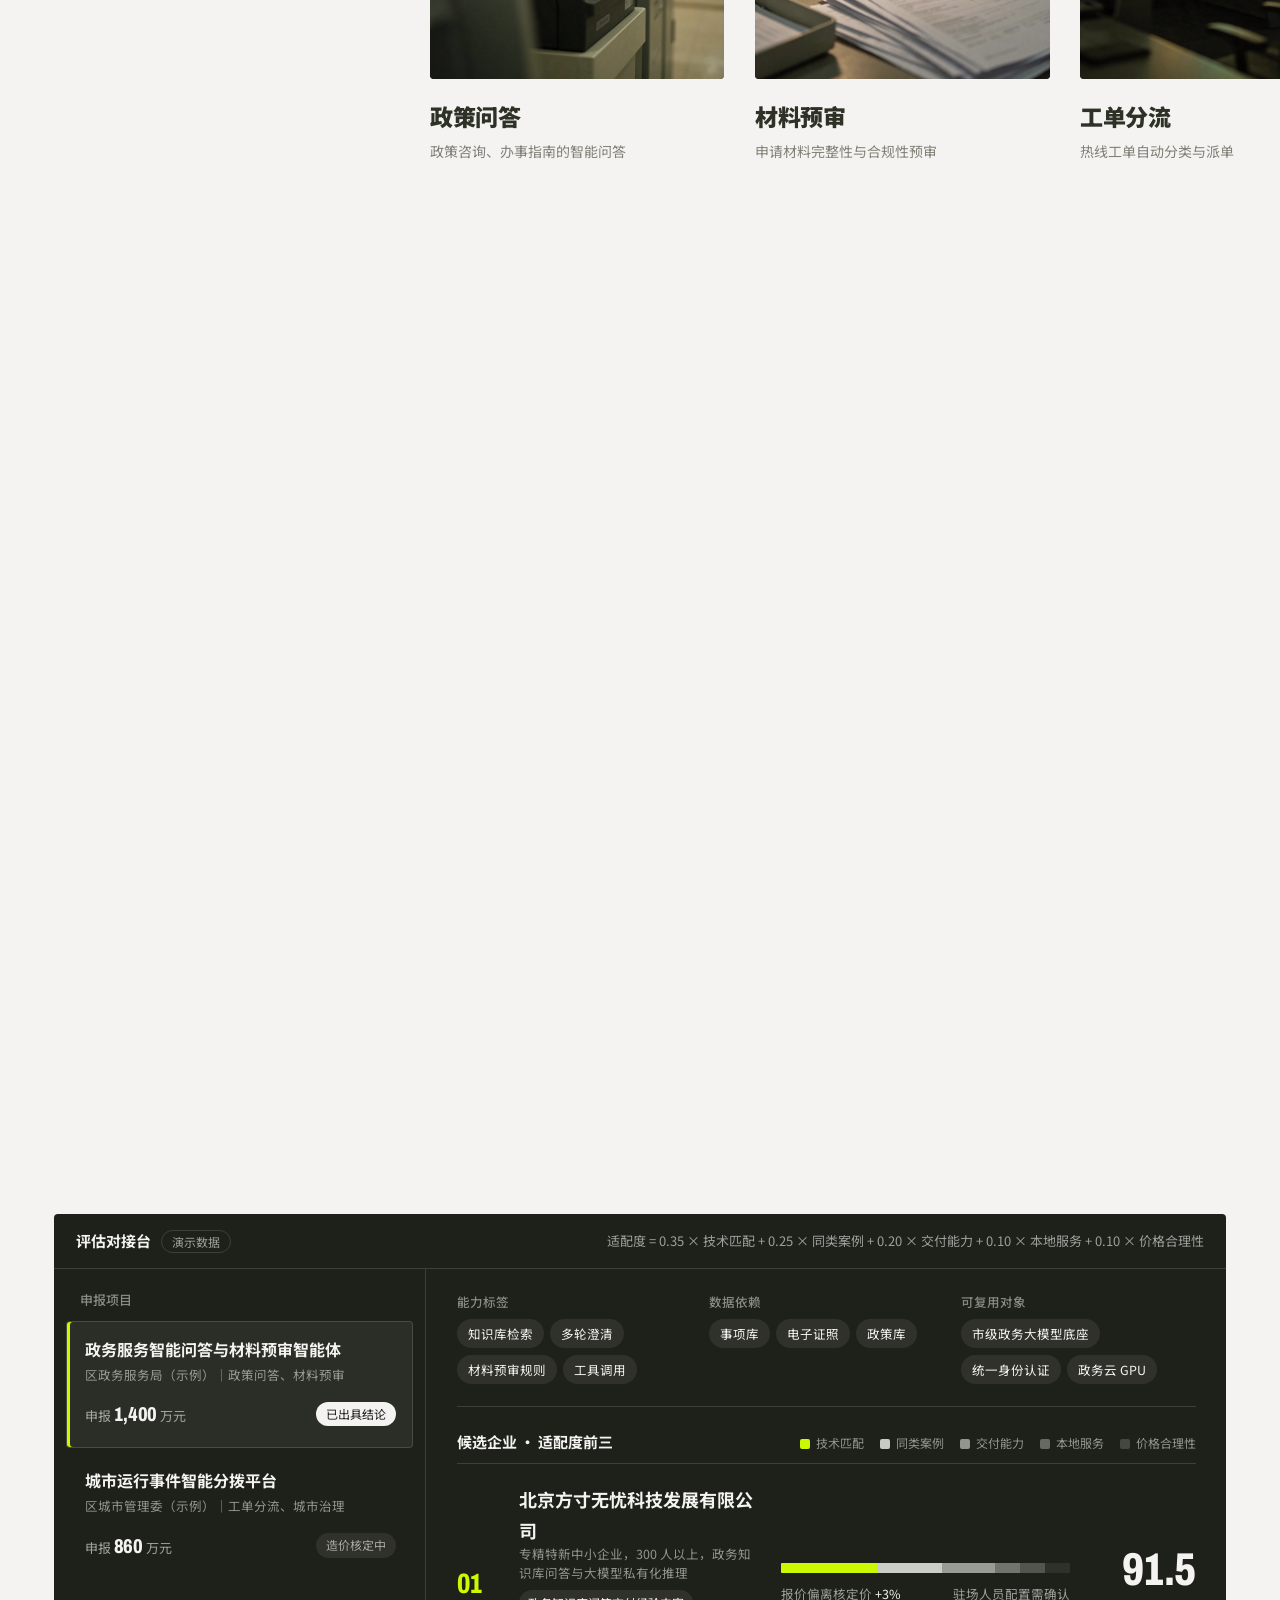
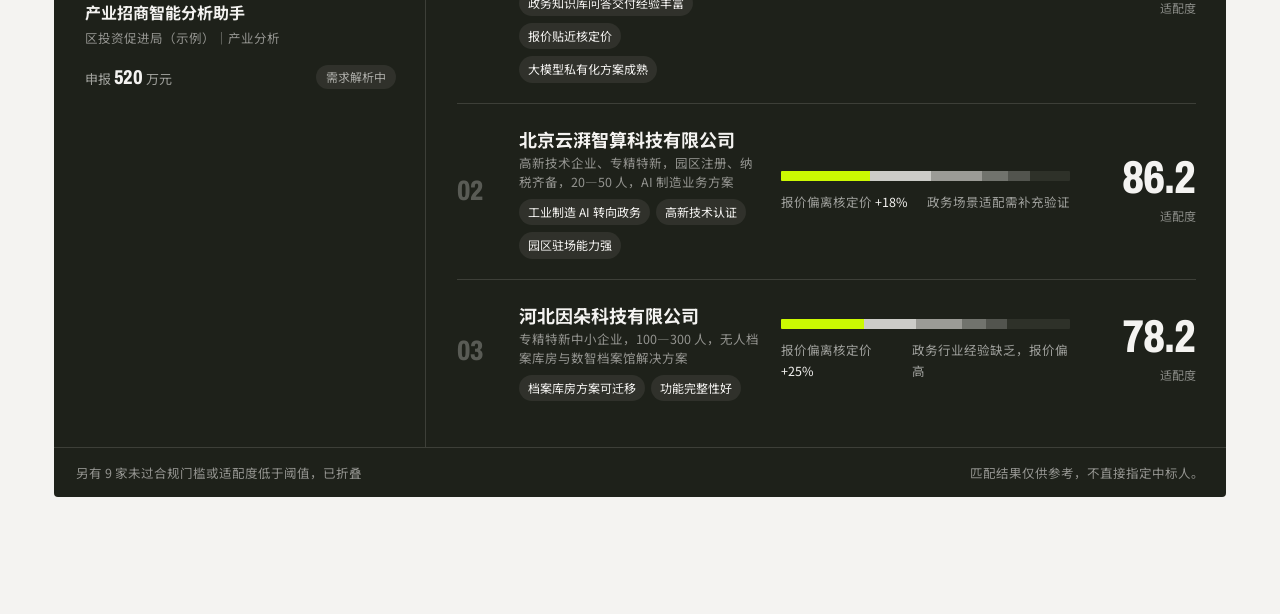
<file: matching.html>
<!DOCTYPE html>
<html lang="zh-CN">
<head>
<meta charset="utf-8">
<meta name="viewport" content="width=device-width, initial-scale=1, viewport-fit=cover">
<title>场景匹配 · 京西智评</title>
<link rel="icon" type="image/png" sizes="64x64" href="assets/jingxi-icon.png">
<meta name="description" content="信息化项目评估平台。">
<!-- 网络字体异步加载：内网打不开时自动回退到系统字体，不会卡住页面 -->
<link rel="stylesheet" media="print" onload="this.media='all'"
      href="https://fonts.googleapis.com/css2?family=Archivo:wdth,wght@62..125,400..900&family=Noto+Sans+SC:wght@400;500;700;900&display=swap">
<script>document.documentElement.classList.add('js');if(matchMedia('(prefers-reduced-motion: reduce)').matches)document.documentElement.classList.add('rm');</script>
<link rel="stylesheet" href="assets/portal.css?v=20261127">
</head>
<body>
<main id="main" tabindex="-1" class="view on" data-page="matching">
  <header class="pb">
    <div class="lb-media ph"><img src="assets/matching.jpg" alt="黄昏城市路口"></div>
    <div class="lb-shade"></div>
    <span class="cap">城市治理场景（示意图）</span>
    <div class="pb-text">
      <p class="crumb rv"><a href="index.html">首页</a><span>/</span><span>场景匹配</span></p>
      <span class="en rv">Matching</span>
      <h1 class="h1 rl"><span class="ln"><span>场景匹配</span></span></h1>
      <p class="lead rv" style="--d:.15s">先按场景找到同类项目和可复用的底座，再从企业库里筛出候选企业，按适配度排序，只给前三家。</p>
    </div>
  </header>
  <section class="sec light">
    <div class="wrap">
      <div class="sh" style="margin-bottom:0">
        <div><span class="en rv">Scenes</span><h2 class="h2 rl"><span class="ln"><span>场景驱动的</span></span><span class="ln"><span style="--d:.08s">企业与技术匹配</span></span></h2></div>
        <p class="rv" style="--d:.1s">每个场景沉淀历次项目的功能清单、核定价和验收结果，新项目进来先找同类参照。</p>
      </div>
    </div>
    <div class="hs" id="hs">
      <div class="hs-sticky">
        <div class="hs-track" id="hsTrack">
          <div class="hs-intro">
            <h3>五个典型场景</h3>
            <p>继续向下滚动，查看每个场景已评估的项目数和可复用的底座。</p>
          </div>
        </div>
      </div>
    </div>
    <div class="wrap">
      <div class="desk rv" id="desk">
        <div class="desk-bar"><span><b>评估对接台</b><span class="demo">演示数据</span></span><span>适配度 = 0.35 × 技术匹配 + 0.25 × 同类案例 + 0.20 × 交付能力 + 0.10 × 本地服务 + 0.10 × 价格合理性</span></div>
        <div class="desk-body">
          <div class="desk-list" id="projList" role="tablist" aria-label="申报项目"><h4>申报项目</h4></div>
          <div class="desk-main" role="tabpanel">
            <div class="profile" id="profile"></div>
            <div class="cands-h"><b>候选企业 · 适配度前三</b><div class="legend" id="legend"></div></div>
            <div id="cands"></div>
          </div>
        </div>
        <div class="desk-foot"><span id="folded"></span><span>匹配结果仅供参考，不直接指定中标人。</span></div>
      </div>
    </div>
  </section>
</main>

<script src="assets/portal-data.js?v=20261127"></script>
<script src="assets/portal-shell.js?v=20261127"></script>
<script src="assets/pages/matching.js?v=20261127"></script>
<script src="assets/portal-media.js?v=20261127"></script>
<script src="assets/portal.js?v=20261127"></script>
</body>
</html>
</file>
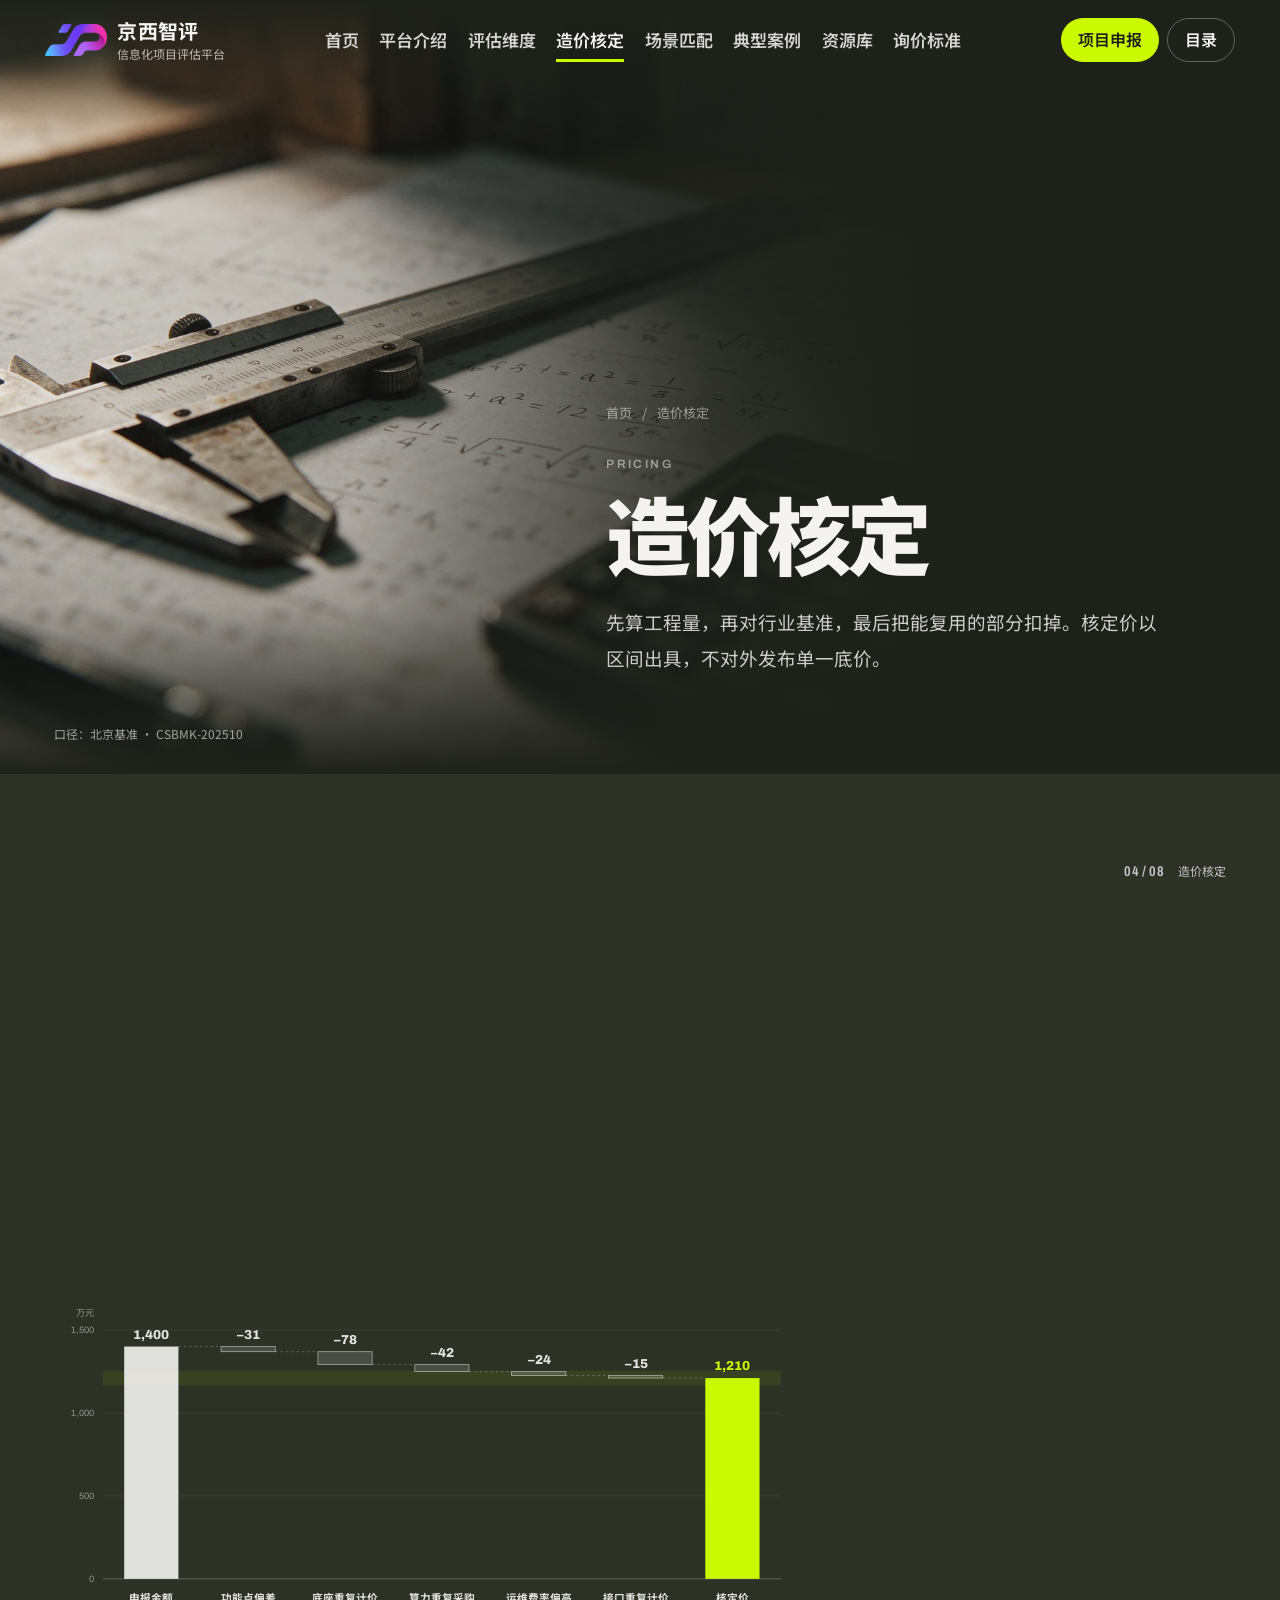
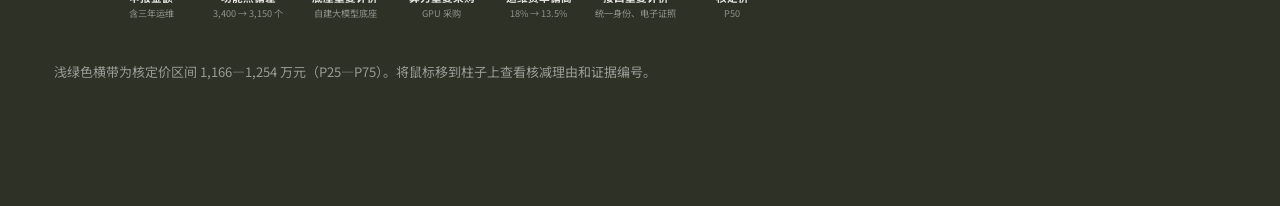
<file: pricing.html>
<!DOCTYPE html>
<html lang="zh-CN">
<head>
<meta charset="utf-8">
<meta name="viewport" content="width=device-width, initial-scale=1, viewport-fit=cover">
<title>造价核定 · 京西智评</title>
<link rel="icon" type="image/png" sizes="64x64" href="assets/jingxi-icon.png">
<meta name="description" content="信息化项目评估平台。">
<!-- 网络字体异步加载：内网打不开时自动回退到系统字体，不会卡住页面 -->
<link rel="stylesheet" media="print" onload="this.media='all'"
      href="https://fonts.googleapis.com/css2?family=Archivo:wdth,wght@62..125,400..900&family=Noto+Sans+SC:wght@400;500;700;900&display=swap">
<script>document.documentElement.classList.add('js');if(matchMedia('(prefers-reduced-motion: reduce)').matches)document.documentElement.classList.add('rm');</script>
<link rel="stylesheet" href="assets/portal.css?v=20261127">
</head>
<body>
<main id="main" tabindex="-1" class="view on" data-page="pricing">
  <header class="pb">
    <div class="lb-media ph"><img src="assets/pricing.jpg" alt="游标卡尺与算式草稿"></div>
    <div class="lb-shade"></div>
    <span class="cap">口径：北京基准 · CSBMK-202510</span>
    <div class="pb-text">
      <p class="crumb rv"><a href="index.html">首页</a><span>/</span><span>造价核定</span></p>
      <span class="en rv">Pricing</span>
      <h1 class="h1 rl"><span class="ln"><span>造价核定</span></span></h1>
      <p class="lead rv" style="--d:.15s">先算工程量，再对行业基准，最后把能复用的部分扣掉。核定价以区间出具，不对外发布单一底价。</p>
    </div>
  </header>
  <section class="sec dark">
    <div class="wrap">
      <div class="sh">
        <div><span class="en rv">Waterfall</span><h2 class="h2 rl"><span class="ln"><span>从申报到核定</span></span></h2></div>
      </div>
      <div class="formula rv" aria-label="核定投资等于建设费加运维费减复用抵扣">
        <span class="t key">核定投资</span><span class="op">=</span><span class="t">建设费</span><span class="op">+</span><span class="t">运维费</span><span class="op">−</span><span class="t key">复用抵扣</span>
      </div>
      <div class="price-pick rv" style="--d:.12s">
        <div class="price-pick-main">
          <label class="price-lb" for="priceProj">投标项目</label>
          <select id="priceProj" class="price-select"></select>
        </div>
      </div>
      <div class="price-grid">
        <div class="wf" id="wf">
          <div class="wf-tip" id="wfTip"></div>
          <p class="wf-note" id="wfNote">浅绿色横带为核定价区间。将鼠标移到柱子上查看核减理由和证据编号。</p>
        </div>
        <div class="price-side">
          <div class="kv rv"><span>申报金额</span><span class="num" id="kvDeclared" data-count="1400">0<small>万元</small></span></div>
          <div class="kv rv"><span>核定价（P50）</span><div><span class="num" id="kvPrice" data-count="1210">0<small>万元</small></span><span class="kv-sub" id="kvRange">区间 —</span></div></div>
          <div class="kv hl rv"><span>核减率</span><span class="num" id="kvCut" data-count="13.6" data-dec="1" data-suffix="%">0</span></div>
          <div class="chips rv" id="priceChips"></div>
        </div>
      </div>
    </div>
  </section>
</main>

<script src="assets/portal-data.js?v=20261127"></script>
<script src="assets/portal-shell.js?v=20261127"></script>
<script src="assets/pages/pricing.js?v=20261127"></script>
<script src="assets/portal-media.js?v=20261127"></script>
<script src="assets/portal.js?v=20261127"></script>
</body>
</html>
</file>
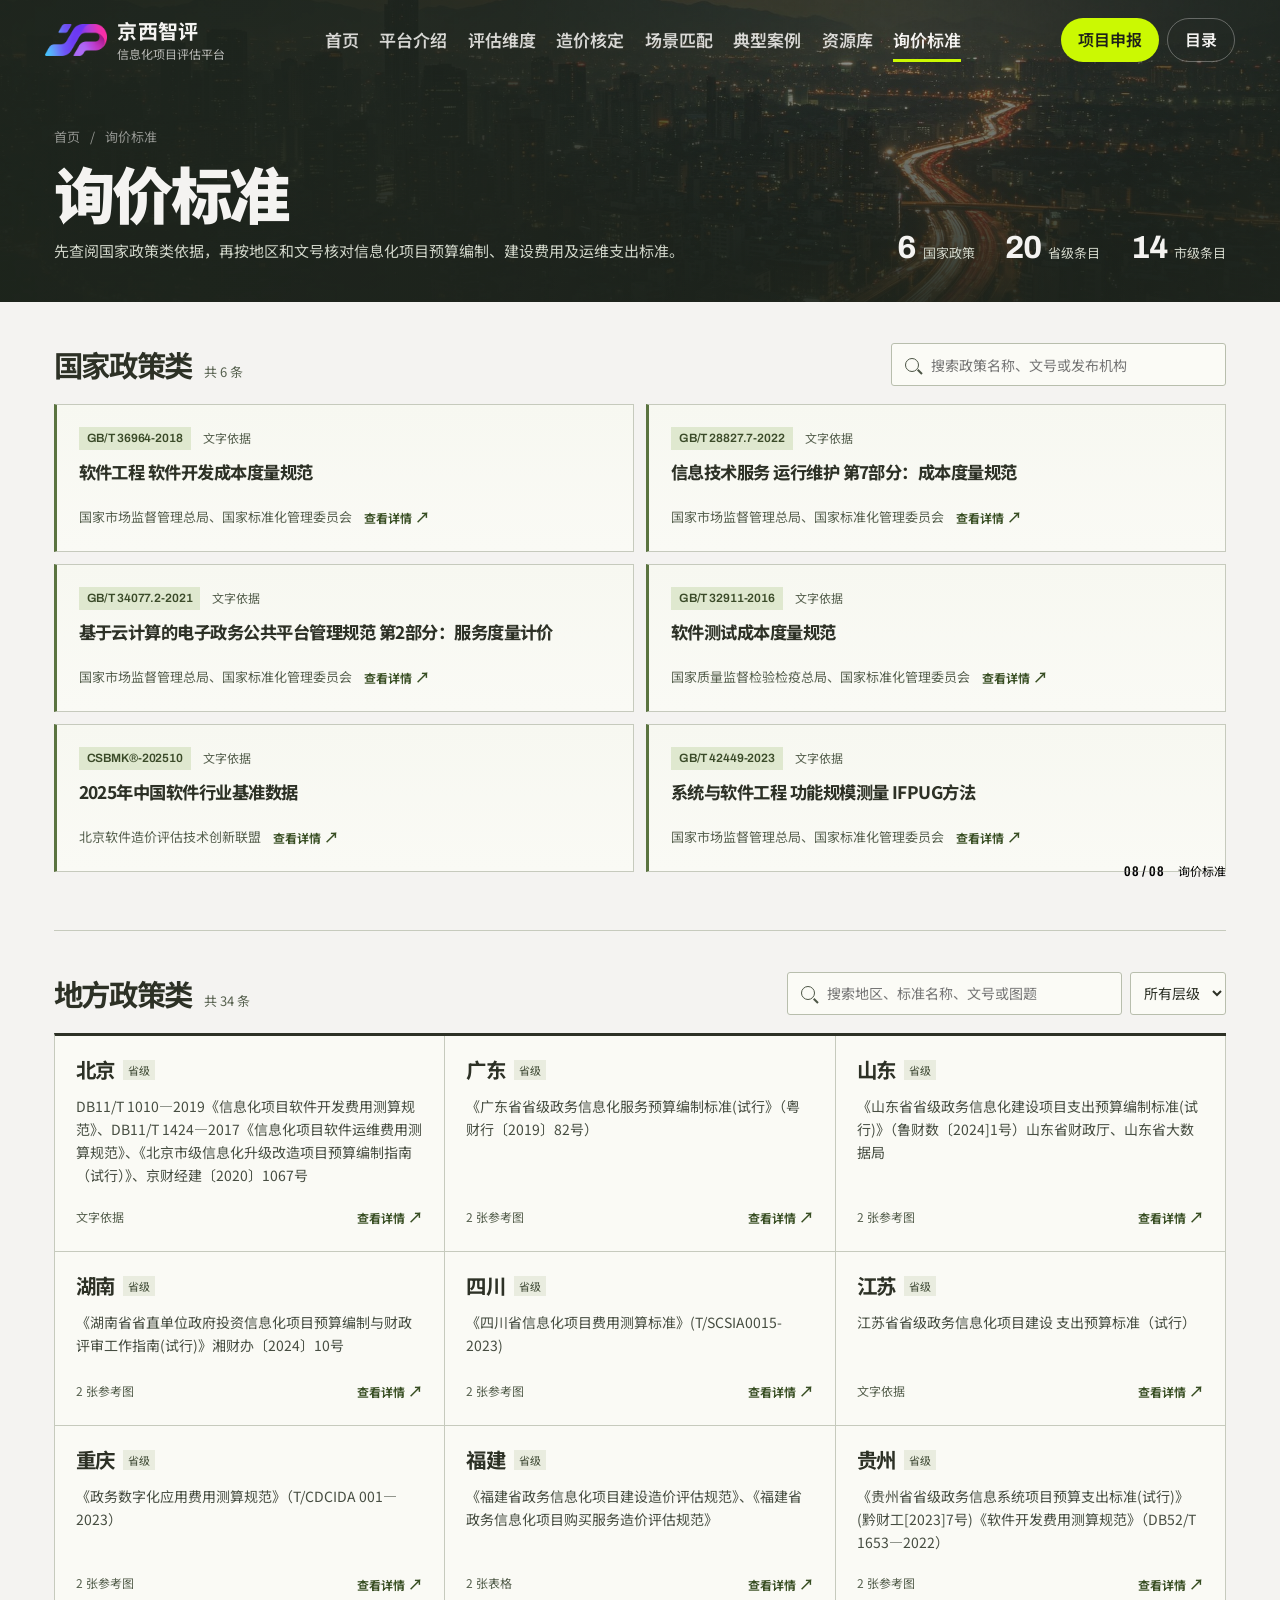
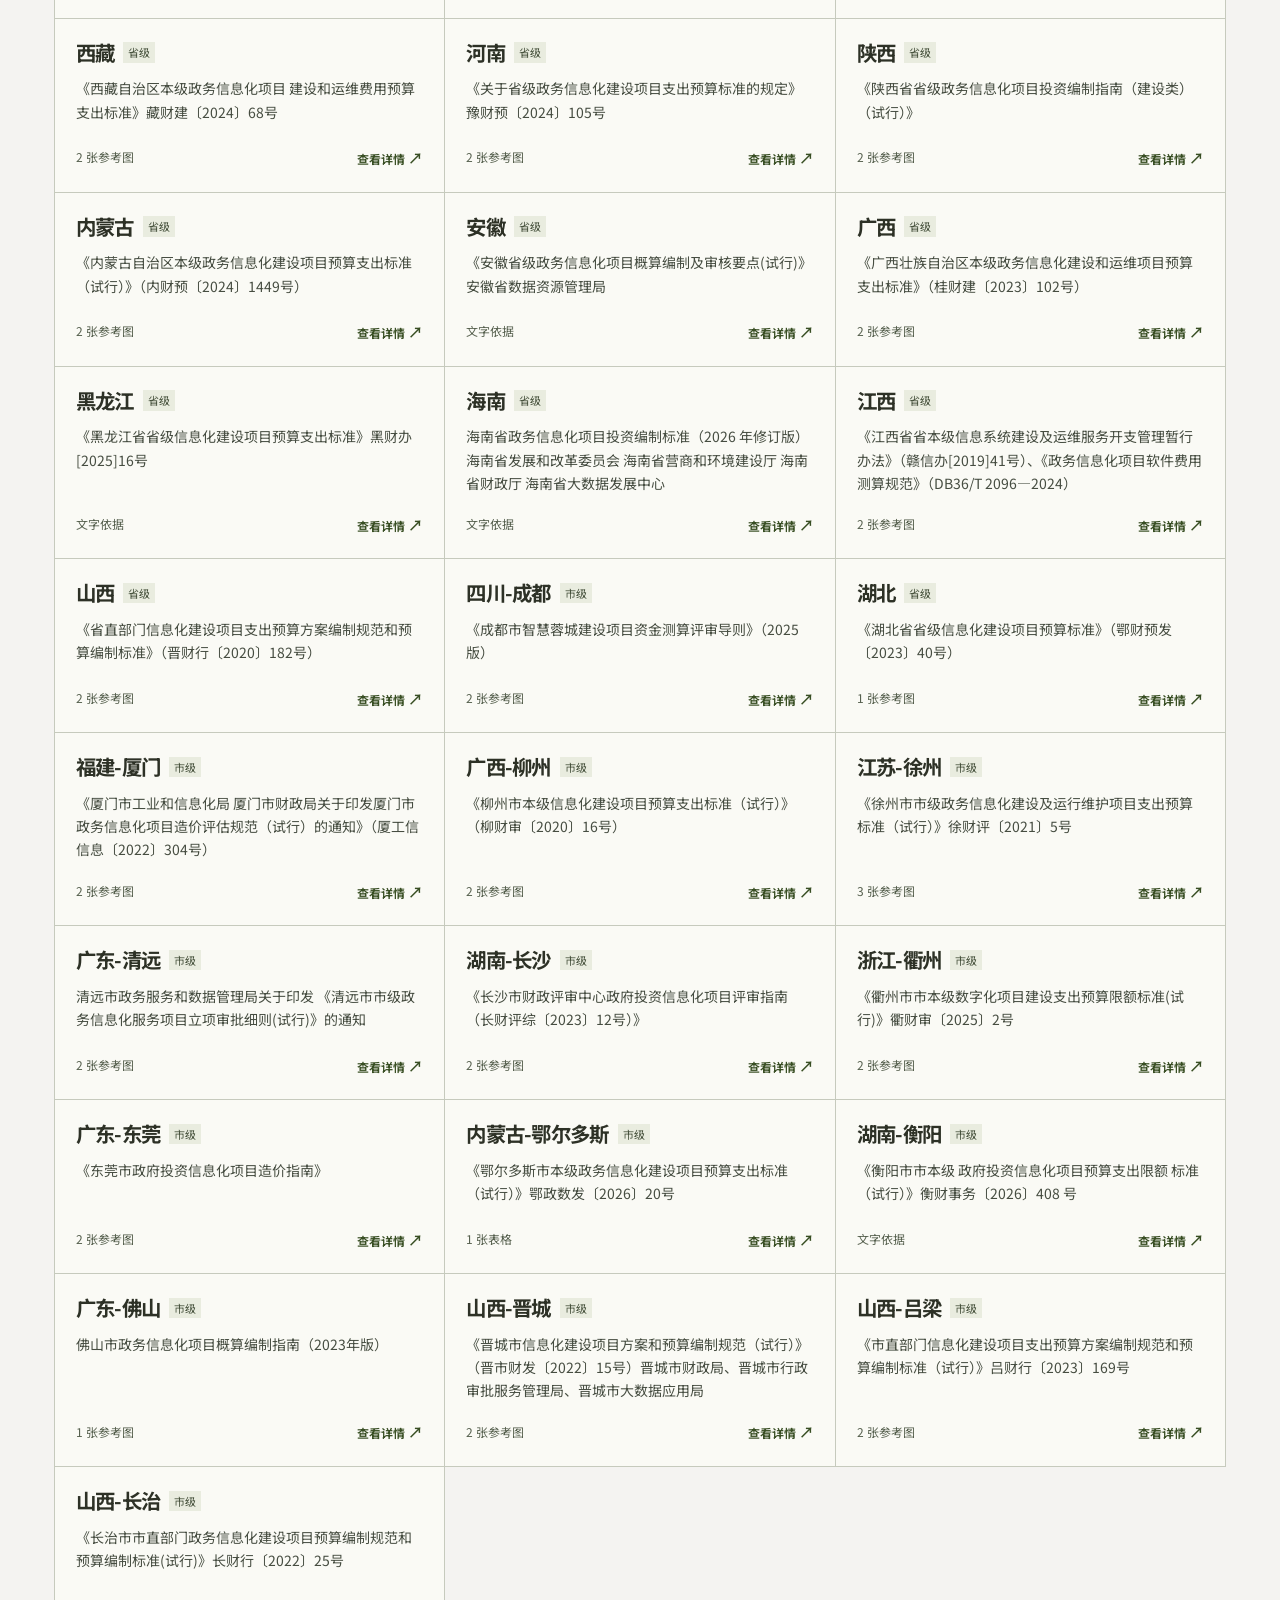
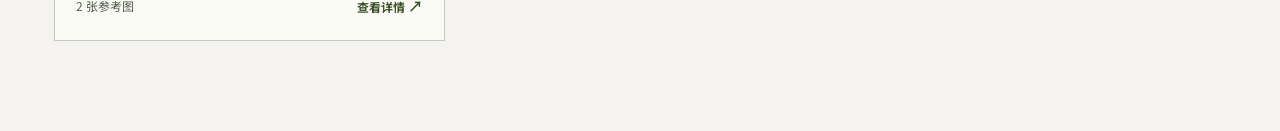
<file: standards.html>
<!DOCTYPE html>
<html lang="zh-CN">
<head>
<meta charset="utf-8">
<meta name="viewport" content="width=device-width, initial-scale=1, viewport-fit=cover">
<title>询价标准 · 京西智评</title>
<link rel="icon" type="image/png" sizes="64x64" href="assets/jingxi-icon.png">
<meta name="description" content="信息化项目评估平台。">
<!-- 网络字体异步加载：内网打不开时自动回退到系统字体，不会卡住页面 -->
<link rel="stylesheet" media="print" onload="this.media='all'"
      href="https://fonts.googleapis.com/css2?family=Archivo:wdth,wght@62..125,400..900&family=Noto+Sans+SC:wght@400;500;700;900&display=swap">
<script>document.documentElement.classList.add('js');if(matchMedia('(prefers-reduced-motion: reduce)').matches)document.documentElement.classList.add('rm');</script>
<link rel="stylesheet" href="assets/portal.css?v=20261127">
<link rel="stylesheet" href="assets/case-feature.css?v=20261127">
<link rel="stylesheet" href="assets/standards-ui.css?v=20261127">
</head>
<body>
<main id="main" tabindex="-1" class="view on" data-page="standards">
  <header class="library-mast standards-mast">
    <div class="wrap">
      <p class="crumb"><a href="index.html">首页</a><span>/</span><span>询价标准</span></p>
      <div class="standards-mast-row">
        <div>
          <h1>询价标准</h1>
          <p>先查阅国家政策类依据，再按地区和文号核对信息化项目预算编制、建设费用及运维支出标准。</p>
        </div>
        <div class="standards-mast-meta">
          <dl id="standards-scope-counts" aria-label="询价标准构成"></dl>
        </div>
      </div>
    </div>
  </header>
  <div id="standards-app"></div>
</main>

<script src="assets/portal-data.js?v=20261127"></script>
<script src="assets/portal-shell.js?v=20261127"></script>
<script src="assets/standards-data.js?v=20261127"></script>
<script src="assets/standards-ui.js?v=20261127"></script>
<script src="assets/pages/standards.js?v=20261127"></script>
<script src="assets/portal-media.js?v=20261127"></script>
<script src="assets/portal.js?v=20261127"></script>
</body>
</html>
</file>
<file: assets/portal.css>
:root{
  --ink:#2D3126; --ink-2:#1E211A; --paper:#F4F3F1; --lime:#CBF902; --mute:#7F8177;
  --line-d:rgba(244,243,241,.14); --line-l:rgba(45,49,38,.16);
  --cn:"Noto Sans SC","Noto Sans CJK SC","Source Han Sans SC","PingFang SC","Microsoft YaHei",sans-serif;
  --lat:"Archivo","Helvetica Neue",Arial,var(--cn);
  --ease:cubic-bezier(.16,1,.3,1);
  --pad:clamp(20px,4.2vw,72px);
  --maxw:1440px;
  --hd:clamp(80px,5.3vw,96px);
}
*{box-sizing:border-box;margin:0;padding:0}
html{-webkit-text-size-adjust:100%;background:var(--ink-2)}
body{background:var(--ink-2);color:var(--paper);font-family:var(--cn);font-size:16px;line-height:1.7;-webkit-font-smoothing:antialiased;overflow-x:hidden}
img{display:block;max-width:100%}
a{color:inherit;text-decoration:none}
button{font:inherit;color:inherit;background:none;border:0;cursor:pointer}
ul{list-style:none}
:focus-visible{outline:2px solid var(--lime);outline-offset:3px}
.light :focus-visible{outline-color:var(--ink)}
.num{font-family:var(--lat);font-variant-numeric:tabular-nums;font-weight:800;font-stretch:72%;letter-spacing:-.02em}
.en{display:block;font-family:var(--lat);font-size:12px;letter-spacing:.2em;text-transform:uppercase;font-weight:600}
.sr{position:absolute;width:1px;height:1px;overflow:hidden;clip:rect(0 0 0 0);white-space:nowrap}
.mono{font-family:var(--lat);font-variant-numeric:tabular-nums}

/* ---------- buttons: one shape, two kinds ---------- */
.btn{display:inline-flex;align-items:center;justify-content:center;gap:.6em;height:44px;padding:0 22px;border-radius:999px;font-size:15px;font-weight:500;white-space:nowrap;transition:background .35s,color .35s,border-color .35s}
.btn-lime{background:var(--lime);color:var(--ink-2)}
.btn-lime:hover{background:var(--paper)}
.btn-line{border:1px solid rgba(244,243,241,.32);color:var(--paper)}
.btn-line:hover{border-color:var(--paper)}
.light .btn-line{border-color:rgba(45,49,38,.3);color:var(--ink)}
.light .btn-line:hover{border-color:var(--ink)}
.btn-solid-paper{background:var(--paper);color:var(--ink-2)}
.btn-solid-paper:hover{background:var(--lime)}

/* ---------- reveal system ---------- */
.js .ln{display:block;overflow:hidden;padding-bottom:.1em;margin-bottom:-.1em}
.js .ln>span{display:inline-block;transform:translateY(110%);transition:transform 1.2s var(--ease);transition-delay:var(--d,0s)}
.js .rl.in .ln>span,.js .hero.play .ln>span{transform:none}
.js .rv{opacity:0;transform:translateY(26px);transition:opacity 1s var(--ease),transform 1.2s var(--ease);transition-delay:var(--d,0s)}
.js .rv.in,.js .hero.play .rv{opacity:1;transform:none}
.rm *,.rm *::before,.rm *::after{transition-duration:.01ms!important;animation:none!important}
.rm .ln>span,.rm .rv{transform:none!important;opacity:1!important}

/* hand-drawn underline */
.ul{position:relative;white-space:nowrap;color:var(--paper)}
.ul svg{position:absolute;left:-3%;bottom:-.38em;width:106%;height:.55em;overflow:visible;pointer-events:none}
.ul path{fill:none;stroke:var(--lime);stroke-width:3;stroke-linecap:round;stroke-dasharray:100;stroke-dashoffset:100;transition:stroke-dashoffset 1.5s var(--ease) .5s}
.in .ul path{stroke-dashoffset:0}

/* ---------- preloader ---------- */
.pre{position:fixed;inset:0;z-index:100;background:var(--ink-2);color:var(--paper);display:flex;flex-direction:column;justify-content:space-between;padding:calc(var(--pad) * .9) var(--pad);clip-path:inset(0 0 0 0);transition:clip-path 1.1s var(--ease);cursor:pointer}
.pre.out{clip-path:inset(0 0 100% 0)}
.pre-top{display:flex;justify-content:space-between;color:rgba(244,243,241,.55)}
.pre-mid{display:flex;align-items:flex-end;justify-content:space-between;gap:32px;flex-wrap:wrap}
.pre-num{font-size:clamp(120px,24vw,380px);line-height:.78}
.pre-num i{font-style:normal;font-size:.3em;color:rgba(244,243,241,.35);margin-left:.08em}
.pre-eng{display:flex;flex-direction:column;gap:6px;font-size:clamp(16px,1.5vw,22px);font-weight:700;padding-bottom:1.2vw}
.pre-eng span{color:rgba(244,243,241,.22);transition:color .5s}
.pre-eng span.on{color:var(--paper)}
.pre-eng span.on::before{content:"";display:inline-block;width:8px;height:8px;border-radius:50%;background:var(--lime);margin-right:12px;vertical-align:middle}
.pre-foot{display:flex;flex-direction:column;gap:16px}
.pre-bar{height:2px;background:rgba(244,243,241,.12)}
.pre-bar i{display:block;height:100%;background:var(--lime);transform:scaleX(0);transform-origin:left}
.pre-cap{display:flex;justify-content:space-between;font-size:13px;color:rgba(244,243,241,.55)}

/* ---------- header ---------- */
.top{position:fixed;left:0;right:0;top:0;z-index:50;transition:background .5s}
.top.solid{background:rgba(30,33,26,.94);backdrop-filter:blur(14px);-webkit-backdrop-filter:blur(14px)}
.hd{
  height:var(--hd);padding-inline:clamp(20px,3.5vw,72px);
  display:grid;grid-template-columns:auto 1fr auto;align-items:center;column-gap:clamp(18px,2vw,40px)
}
.brand{
  display:grid;grid-template-columns:auto auto;grid-template-rows:auto auto;
  justify-self:start;align-items:center;column-gap:clamp(10px,.7vw,12px);
  white-space:nowrap;font-size:clamp(20px,1.32vw,25px)
}
.brand>span{display:contents}
.brand-mark{grid-column:1;grid-row:1/span 2;align-self:center;height:1.6em;width:auto;display:block}
.brand b{grid-column:2;grid-row:1;display:block;font-size:clamp(20px,1.32vw,25px);font-weight:700;letter-spacing:.015em;line-height:1.25}
.brand small{grid-column:2;grid-row:2;display:block;margin-top:3px;font-size:clamp(12px,.72vw,14px);color:rgba(244,243,241,.72);line-height:1.4}
.nav{
  justify-self:center;display:flex;align-items:center;gap:clamp(16px,1.6vw,34px);
  font-size:clamp(17px,1.21vw,22px);font-weight:600;line-height:1.4;white-space:nowrap
}
.nav a{position:relative;display:inline-flex;align-items:center;min-height:44px;color:rgba(244,243,241,.86);transition:color .25s}
.nav a::after{content:"";position:absolute;left:0;right:0;bottom:0;height:3px;background:var(--lime);transform:scaleX(0);transform-origin:left;transition:transform .3s var(--ease)}
.nav a:hover,.nav a.on{color:var(--paper)}
.nav a.on::after{transform:scaleX(1)}
.hd-act{display:flex;align-items:center;gap:clamp(8px,.65vw,14px)}
.hd-act .btn{height:clamp(44px,2.7vw,52px);padding-inline:clamp(17px,1.25vw,24px);font-size:clamp(16px,1vw,19px);font-weight:600}
@media (max-width:1259px){
  .hd{grid-template-columns:1fr auto}
  .nav{display:none}
}
@media (max-width:720px){
  :root{--hd:66px}
  .hd{padding-inline:clamp(12px,4vw,24px);column-gap:8px}
  .brand{column-gap:10px;font-size:clamp(15px,4vw,19px)}
  .brand-mark{grid-row:1;height:1em;align-self:center}
  .brand b{font-size:clamp(15px,4vw,19px)}
  .brand small,.hd-act .btn-lime{display:none}
  .hd-act .btn{padding-inline:14px}
}

/* ---------- hero (layout A) ---------- */
.hero{position:relative;height:100vh;height:100svh;min-height:640px;overflow:hidden;background:var(--ink-2)}
.hero-media{position:absolute;inset:0;transform:scale(1.08);filter:brightness(.35);transition:transform 2s var(--ease),filter 1.6s var(--ease)}
.hero.play .hero-media{transform:scale(1);filter:brightness(1)}
.hero-img{position:absolute;inset:0;width:100%;height:100%;object-fit:cover;object-position:62% 60%}
.hero-img.base{filter:saturate(.82) brightness(.84)}
.hero-img.reveal{filter:saturate(1.12) brightness(1.12) contrast(1.04);
  -webkit-mask-image:radial-gradient(circle var(--r,0px) at var(--mx,50%) var(--my,50%),#000 42%,transparent 100%),radial-gradient(circle var(--r2,0px) at var(--mx2,50%) var(--my2,50%),#000 30%,transparent 100%);
  mask-image:radial-gradient(circle var(--r,0px) at var(--mx,50%) var(--my,50%),#000 42%,transparent 100%),radial-gradient(circle var(--r2,0px) at var(--mx2,50%) var(--my2,50%),#000 30%,transparent 100%)}
.hero-shade{position:absolute;inset:0;pointer-events:none;background:
  linear-gradient(to bottom,rgba(30,33,26,.72) 0%,rgba(30,33,26,0) 24%),
  linear-gradient(to top,rgba(30,33,26,.94) 0%,rgba(30,33,26,.5) 36%,rgba(30,33,26,0) 62%),
  linear-gradient(to right,rgba(30,33,26,.66) 0%,rgba(30,33,26,0) 58%)}
.hero-in{position:absolute;left:var(--pad);bottom:clamp(84px,12vh,136px);z-index:2;max-width:calc(100vw - var(--pad) * 2 - clamp(300px,24vw,380px) - 48px);pointer-events:none}
.hero-in .en{color:rgba(244,243,241,.62);transition-delay:.15s}
.hero-t .ln{white-space:nowrap}
.hero-t{font-size:clamp(44px,5.4vw,110px);font-weight:900;line-height:1.06;letter-spacing:-.035em;margin:20px 0 26px}
.hero-t .ln:nth-child(2)>span{transition-delay:.12s}
.hero-t em{font-style:normal;color:var(--lime)}
.hero-p{font-size:clamp(16px,1.3vw,21px);color:rgba(244,243,241,.84);transition-delay:.35s}
.hero-side{position:absolute;right:var(--pad);bottom:clamp(84px,12vh,136px);z-index:2;width:clamp(300px,24vw,380px);display:flex;flex-direction:column;gap:12px;transition-delay:.5s}
.hc{display:block;background:rgba(30,33,26,.62);backdrop-filter:blur(16px);-webkit-backdrop-filter:blur(16px);border:1px solid var(--line-d);border-radius:4px;padding:20px}
.hc-k{display:block;font-size:13px;color:rgba(244,243,241,.62)}
.hc-t{display:block;font-size:17px;font-weight:700;line-height:1.45;margin:6px 0 8px}
.hc-n{display:block;font-size:13px;color:rgba(244,243,241,.75);margin-bottom:16px}
.hc-n em{font-style:normal;color:var(--lime);font-weight:700}
.hc-img{position:relative;display:block;aspect-ratio:16/10;overflow:hidden;border-radius:2px;background:var(--ink)}
.hc-img img{width:100%;height:100%;object-fit:cover;filter:saturate(.85);transition:transform 1.2s var(--ease)}
.hc:hover .hc-img img{transform:scale(1.06)}
.hc-arr{position:absolute;right:8px;bottom:8px;width:34px;height:34px;display:grid;place-items:center;background:var(--ink-2);border-radius:2px;transition:background .3s,color .3s}
.hc:hover .hc-arr{background:var(--lime);color:var(--ink-2)}
.hero-side .btn{height:52px;width:100%;justify-content:space-between;padding:0 24px;font-size:16px;font-weight:700}
.hero-scroll{position:absolute;left:50%;bottom:26px;z-index:2;transform:translateX(-50%);display:flex;flex-direction:column;align-items:center;gap:10px;font-size:12px;color:rgba(244,243,241,.55);transition-delay:.8s}
.hero-scroll i{display:block;width:1px;height:38px;background:rgba(244,243,241,.2);position:relative;overflow:hidden}
.hero-scroll i::after{content:"";position:absolute;left:0;top:-40%;width:1px;height:40%;background:var(--paper);animation:drip 2.2s var(--ease) infinite}
@keyframes drip{to{top:110%}}
@media (max-width:900px){.hero-in{max-width:none;right:var(--pad);bottom:auto;top:24vh}.hero-side{left:var(--pad);right:var(--pad);width:auto;bottom:28px}.hero-side .hc{display:none}.hero-scroll{display:none}}

/* ---------- sections ---------- */
.sec{position:relative;padding:clamp(96px,13vh,168px) var(--pad)}
.dark{background:var(--ink);color:var(--paper)}
.darker{background:var(--ink-2);color:var(--paper)}
.light{background:var(--paper);color:var(--ink)}
.wrap{max-width:var(--maxw);margin:0 auto}
.sh{display:grid;grid-template-columns:minmax(0,1.35fr) minmax(0,1fr);gap:28px 64px;align-items:end;margin-bottom:clamp(48px,7vh,92px)}
.sh .en{color:rgba(244,243,241,.5);margin-bottom:18px}
.light .sh .en{color:var(--mute)}
.h2{font-size:clamp(38px,5vw,88px);font-weight:900;line-height:1.1;letter-spacing:-.035em}
.h2.h2-sm{font-size:clamp(32px,3.3vw,56px);white-space:nowrap}
@media (max-width:620px){.h2.h2-sm{white-space:normal}}
.sh p{font-size:clamp(16px,1.2vw,19px);max-width:30em;opacity:.78}
@media (max-width:900px){.sh{grid-template-columns:1fr}}
.cap{font-size:12px;color:rgba(244,243,241,.62)}
.ph{background:var(--ink)}
.ph.missing{background:linear-gradient(135deg,var(--ink),var(--ink-2))!important}
.ph.missing::before{content:"缺少图片：" attr(data-file);position:absolute;left:14px;bottom:12px;z-index:6;font-size:12px;color:rgba(244,243,241,.6)}

/* ---------- layout B (photo left, fade right) ---------- */
.lb{position:relative;min-height:min(94vh,940px);display:grid;grid-template-columns:minmax(0,1fr) minmax(0,580px);align-items:center;padding:0 var(--pad);overflow:hidden}
.lb-media{position:absolute;inset:0}
.lb-media img{position:absolute;left:0;top:0;width:74%;height:100%;object-fit:cover;object-position:30% 50%;filter:saturate(.85) brightness(.9)}
.lb-shade{position:absolute;inset:0;background:
  linear-gradient(to right,rgba(30,33,26,0) 0%,rgba(30,33,26,.1) 28%,rgba(30,33,26,.84) 56%,var(--ink-2) 72%),
  linear-gradient(to top,var(--ink-2) 0%,rgba(30,33,26,0) 22%),
  linear-gradient(to bottom,var(--ink-2) 0%,rgba(30,33,26,0) 16%)}
.lb .cap{position:absolute;left:var(--pad);bottom:30px;z-index:2}
.lb-text{grid-column:2;position:relative;z-index:2;padding:clamp(96px,14vh,150px) 0}
.lb-text .en{color:rgba(244,243,241,.5);margin-bottom:18px}
.lead{font-size:clamp(18px,1.45vw,23px);line-height:1.9;color:rgba(244,243,241,.82);margin-top:32px}
.lead b{color:var(--paper);font-weight:700}
@media (max-width:900px){.lb{grid-template-columns:1fr;min-height:0}.lb-media img{width:100%}.lb-shade{background:linear-gradient(to bottom,rgba(30,33,26,.2),var(--ink-2) 62%)}.lb-text{grid-column:1;padding-top:44vh}}

/* ---------- about: five-in-one ring ---------- */
.ring-sec{padding:clamp(72px,11vh,140px) var(--pad) clamp(96px,13vh,168px)}
.ring-grid{display:grid;grid-template-columns:minmax(0,1.15fr) minmax(0,1fr);gap:clamp(40px,6vw,96px);align-items:center}
.ring{position:relative;width:min(100%,640px);aspect-ratio:1;margin:0 auto}
.ring svg{position:absolute;inset:0;width:100%;height:100%;overflow:visible}
.orbit{transform-box:view-box;transform-origin:50% 50%;animation:spin 90s linear infinite}
@keyframes spin{to{transform:rotate(360deg)}}
.ring-c{position:absolute;inset:0;display:grid;place-content:center;text-align:center;pointer-events:none}
.ring-c b{font-size:clamp(34px,3.6vw,58px);font-weight:900;line-height:1.1;letter-spacing:-.02em}
.ring-c small{display:block;font-size:15px;color:rgba(244,243,241,.6);margin-top:10px;letter-spacing:.32em;padding-left:.32em}
.node{position:absolute;transform:translate(-50%,-50%);display:flex;align-items:center;gap:10px;padding:8px 18px 8px 9px;border-radius:999px;border:1px solid var(--line-d);background:rgba(30,33,26,.9);font-size:15px;font-weight:500;white-space:nowrap;transition:border-color .4s,background .4s}
.node{padding:8px 18px}
.node:hover,.node.on{border-color:var(--lime)}
.ndot{fill:var(--ink-2);stroke:var(--lime);stroke-width:2;transition:r .45s var(--ease),fill .45s}
.ndot.on{fill:var(--lime);r:10px}
.rp-idx small{font-size:.32em;margin-left:.15em;color:rgba(244,243,241,.3)}
.ring-panel .en{color:rgba(244,243,241,.5)}
.rp-idx{font-size:clamp(64px,7vw,120px);line-height:.9;color:rgba(244,243,241,.16);margin:10px 0 6px}
.rp-t{font-size:clamp(30px,3vw,48px);font-weight:900;letter-spacing:-.02em;line-height:1.2}
.rp-d{font-size:clamp(16px,1.2vw,19px);color:rgba(244,243,241,.78);margin-top:16px;max-width:26em;min-height:5.2em}
/* 节点 hover 提示 */
.ring-tip{position:absolute;left:50%;bottom:2%;transform:translate(-50%,8px);
  padding:8px 16px;border-radius:999px;border:1px solid var(--line-d);
  background:rgba(16,18,14,.94);font-size:13px;line-height:1.4;color:rgba(244,243,241,.82);
  white-space:nowrap;opacity:0;pointer-events:none;transition:opacity .3s,transform .3s var(--ease);z-index:5}
.ring-tip.on{opacity:1;transform:translate(-50%,0)}
/* 锚点评分说明 */
.rp-anchor{position:relative;margin-top:18px;display:flex;align-items:center;gap:10px;flex-wrap:wrap}
.rp-q{width:22px;height:22px;flex:0 0 auto;border-radius:50%;border:1px solid rgba(244,243,241,.35);
  background:transparent;color:rgba(244,243,241,.75);font-size:12px;font-weight:700;cursor:pointer;
  display:flex;align-items:center;justify-content:center;transition:border-color .25s,color .25s,background .25s}
.rp-q:hover,.rp-q[aria-expanded="true"]{border-color:var(--lime);color:var(--lime);background:rgba(203,249,2,.1)}
.rp-anchor-txt{font-size:13px;color:rgba(244,243,241,.55);letter-spacing:.02em}
.rp-pop{position:absolute;left:0;top:calc(100% + 10px);width:min(340px,100%);z-index:20;
  padding:14px 16px;border:1px solid var(--line-d);border-left:3px solid var(--lime);
  background:rgba(16,18,14,.97);opacity:0;visibility:hidden;transform:translateY(-6px);
  transition:opacity .25s,transform .25s var(--ease),visibility .25s}
.rp-pop.on{opacity:1;visibility:visible;transform:none}
.rp-pop b{display:block;font-size:13px;font-weight:700;margin-bottom:6px;color:rgba(244,243,241,.92)}
.rp-pop p{font-size:12.5px;line-height:1.7;color:rgba(244,243,241,.68)}
/* 流程节点备注 */
.rp-note{font-size:12px;color:rgba(244,243,241,.42);margin-top:16px;letter-spacing:.04em}
.rp-body{transition:opacity .35s,transform .5s var(--ease)}
.rp-body.swap{opacity:0;transform:translateY(10px)}
.rp-bar{height:2px;background:var(--line-d);margin-top:30px;max-width:380px}
.rp-bar i{display:block;height:100%;width:100%;background:var(--lime);transform-origin:left;transform:scaleX(0)}
.rp-bar i.run{animation:fill 5s linear forwards}
/* 静态步进指示：标出当前环节在五步中的位置 */
.rp-bar i.step{transform:scaleX(var(--p,.6));transition:transform .5s var(--ease)}
@keyframes fill{to{transform:scaleX(1)}}
.stats{display:grid;grid-template-columns:repeat(3,minmax(0,1fr));border-top:1px solid var(--line-d);margin-top:clamp(72px,11vh,132px)}
.stat{padding:30px 12px 0;text-align:center}
.stat .num{font-size:clamp(60px,6.8vw,120px);line-height:.95;display:block}
.stat p{font-size:15px;color:rgba(244,243,241,.7);margin-top:12px}
@media (max-width:1000px){.ring-grid{grid-template-columns:1fr}.node{font-size:13px;padding:6px 12px 6px 7px}}
@media (max-width:600px){.stats{grid-template-columns:1fr}}

/* ---------- evaluation ---------- */
.eval-grid{display:grid;grid-template-columns:minmax(0,1fr) minmax(0,2fr);gap:clamp(20px,2.4vw,40px)}
.eval-photo{position:relative;overflow:hidden;border-radius:4px;min-height:460px}
.eval-photo img{position:absolute;inset:0;width:100%;height:100%;object-fit:cover;filter:saturate(.85)}
.eval-photo .cap{position:absolute;left:18px;bottom:16px;z-index:2}
.eval-photo::after{content:"";position:absolute;inset:0;background:linear-gradient(to top,rgba(30,33,26,.6),rgba(30,33,26,0) 40%)}
.duel{display:flex;min-height:460px;border-radius:4px;overflow:hidden;border:1px solid var(--line-l)}
.duel-side{flex:1;position:relative;padding:clamp(24px,3vw,44px);display:flex;flex-direction:column;justify-content:space-between;transition:flex 1s var(--ease);overflow:hidden;min-width:0}
.duel-new{background:var(--ink);color:var(--paper)}
.duel:hover .duel-side{flex:.75}
.duel .duel-side:hover{flex:1.5}
.duel-t{font-size:clamp(40px,4.4vw,82px);font-weight:900;line-height:1.02;letter-spacing:-.035em;white-space:nowrap}
.duel-new .duel-t span{color:var(--lime)}
.duel-p{font-size:16px;line-height:1.75;max-width:24em;margin-top:18px;opacity:.8}
.duel-list{margin-top:26px;font-size:14px;opacity:.5;transition:opacity .6s}
.duel-side:hover .duel-list{opacity:1}
.duel-list div{display:grid;grid-template-columns:4.5em 1fr;gap:10px;padding:10px 0;border-top:1px solid var(--line-l)}
.duel-new .duel-list div{border-top-color:var(--line-d)}
.duel-list dt{color:var(--mute)}
.duel-new .duel-list dt{color:rgba(244,243,241,.5)}
.dims{display:grid;grid-template-columns:repeat(3,1fr);margin-top:clamp(20px,2.4vw,40px);border-top:1px solid var(--line-l);border-left:1px solid var(--line-l)}
/* 正反两面同处一个网格单元：容器高度自动取两面内容较高者，不留空白 */
.dim{position:relative;display:grid;grid-template-rows:1fr;overflow:hidden;outline-offset:-3px;
  border-right:1px solid var(--line-l);border-bottom:1px solid var(--line-l)}
.dim-f,.dim-b{grid-area:1/1;padding:clamp(22px,2vw,30px);display:flex;flex-direction:column;justify-content:space-between;transition:transform .9s var(--ease),opacity .6s}
.dim-b{background:var(--ink);color:var(--paper);transform:translateY(101%);align-self:start;height:max-content;min-height:100%}
.dim:hover .dim-b,.dim:focus-visible .dim-b,.dim.open .dim-b{transform:none}
.dim:hover .dim-f,.dim:focus-visible .dim-f,.dim.open .dim-f{transform:translateY(-16%);opacity:0}
.dim-top{display:flex;justify-content:space-between;align-items:baseline;gap:12px}
.dim-code{font-family:var(--lat);font-weight:700;font-size:15px;color:var(--mute)}
.dim-name{font-size:clamp(26px,2.3vw,38px);font-weight:900;line-height:1.2;letter-spacing:-.02em}
.dim-w{display:flex;align-items:baseline;gap:10px}
.dim-w .num{font-size:clamp(68px,6.2vw,108px);line-height:.85}
.dim-w small{font-size:14px;color:var(--mute)}
.dim-bar{height:4px;background:var(--line-l);margin-top:16px}
.dim-bar i{display:block;height:100%;background:var(--ink);width:0;transition:width 1.4s var(--ease) .3s}
.dims.in .dim-bar i{width:calc(var(--w) / 24 * 100%)}
.dim-b{justify-content:flex-start;gap:16px}
.dim-b .dim-top{align-items:center}
.dim-b h4{font-size:19px;font-weight:500;color:rgba(244,243,241,.68);line-height:1.35}
.dim-b .dim-top .num{color:var(--lime);font-size:56px;line-height:1;font-weight:900}
.dim-b ul{margin-top:4px}
.dim-note{font-size:15px;line-height:1.55;color:rgba(244,243,241,.5);margin-top:-4px}
.dim-b li{font-size:clamp(17px,1.32vw,20px);padding:11px 0;border-top:1px solid var(--line-d);line-height:1.4;display:flex;gap:9px;align-items:baseline}
.dim-b li::before{content:'';width:2px;flex:0 0 auto;align-self:stretch;background:rgba(203,249,2,.45)}
.veto{display:flex;flex-wrap:wrap;gap:8px 28px;margin-top:28px;font-size:14px;color:var(--mute)}
.veto b{color:var(--ink);font-weight:700;margin-right:4px}
@media (max-width:1000px){.eval-grid{grid-template-columns:1fr}.eval-photo{min-height:320px}.duel{flex-direction:column}.duel-side{min-height:300px}.dims{grid-template-columns:repeat(2,1fr)}}
@media (max-width:620px){.dims{grid-template-columns:1fr}}
@media (max-width:620px){.pg{display:none}.hero-t{font-size:clamp(32px,9.4vw,46px)}.desk-list{grid-template-columns:1fr}.ring-sec{overflow:hidden}}

/* ---------- 评估作业台 ---------- */
.ed-launch{display:flex;flex-wrap:wrap;gap:26px 40px;align-items:flex-start;
  padding:24px 28px;border:1px solid var(--line-l);background:#fff;margin-bottom:24px}
.ed-launch-l{flex:1 1 340px;display:flex;flex-direction:column;gap:9px;min-width:0}
.ed-lb{font-size:12.5px;font-weight:800;letter-spacing:.1em;color:var(--mute)}
.ed-select{font-family:inherit;font-size:16px;padding:10px 14px;border:1px solid var(--line-l);
  background:#fff;color:var(--ink);cursor:pointer;width:100%}
.ed-launch-meta{display:flex;flex-wrap:wrap;gap:14px 30px;margin-top:4px}
.ed-meta-i{display:flex;flex-direction:column;gap:3px}
.ed-meta-i span{font-size:12.5px;color:var(--mute)}
.ed-meta-i b{font-size:16px;font-weight:700}
.ed-meta-i b.num{font-size:18px}
.ed-meta-i small{font-size:11px;font-weight:400;color:var(--mute)}
.ed-launch-r{flex:0 0 auto;display:flex;flex-direction:column;gap:10px;align-items:flex-start}
.ed-run{display:inline-flex;align-items:center;gap:11px;font-family:inherit;font-size:16px;font-weight:700;
  padding:14px 30px;border:none;background:var(--ink);color:var(--paper);cursor:pointer;
  transition:background .25s,opacity .25s;position:relative;overflow:hidden}
.ed-run:hover{background:#000}
.ed-run.running{background:var(--ink)}
.ed-run.done{background:var(--lime);color:var(--ink)}
.ed-run-ico{width:11px;height:12px;flex:0 0 auto;background:currentColor;
  clip-path:polygon(0 0,100% 50%,0 100%)}
.ed-run.running .ed-run-ico{animation:edpulse 1s ease-in-out infinite}
@keyframes edpulse{0%,100%{opacity:.35}50%{opacity:1}}
.ed-reset{font-family:inherit;font-size:13.5px;padding:7px 16px;border:1px solid var(--line-l);
  background:transparent;color:var(--mute);cursor:pointer}
.ed-reset:hover{border-color:var(--ink);color:var(--ink)}
.ed-run-hint{font-size:13px;color:var(--mute);line-height:1.6;max-width:340px}

/* 进度条 */
.ed-prog{border:1px solid var(--line-l);background:rgba(244,243,241,.5);padding:20px 24px;margin-bottom:24px}
.ed-prog-h{display:flex;align-items:center;gap:14px;margin-bottom:16px;flex-wrap:wrap}
.ed-prog-l{font-size:12.5px;font-weight:800;letter-spacing:.1em;color:var(--mute);flex:0 0 auto}
.ed-prog-track{flex:1;height:6px;background:var(--line-l);overflow:hidden;min-width:160px;position:relative}
.ed-prog-track i{display:block;height:100%;background:var(--lime);width:0;
  transition:width .62s cubic-bezier(.22,.61,.36,1);position:relative}
.ed-prog-track i::after{content:'';position:absolute;right:0;top:0;bottom:0;width:26px;
  background:linear-gradient(90deg,rgba(203,249,2,0),rgba(203,249,2,.85));
  animation:edflow 1.5s ease-in-out infinite}
@keyframes edflow{0%,100%{opacity:.25}50%{opacity:1}}
.ed-prog-p{font-size:17.5px;font-weight:800;width:54px;text-align:right;font-variant-numeric:tabular-nums;
  transition:color .3s}
.ed-prog-step{font-size:13.5px;color:var(--mute);flex:0 0 auto;min-width:160px;
  transition:opacity .35s var(--ease)}
.ed-phases{display:grid;grid-template-columns:repeat(7,1fr);gap:1px;margin:0;padding:0;list-style:none;
  background:var(--line-l);border:1px solid var(--line-l)}
.ed-phase{background:#fff;padding:11px 12px;display:flex;flex-direction:column;gap:5px;
  cursor:pointer;transition:background .4s var(--ease),opacity .4s var(--ease)}
.ed-phase:hover{background:rgba(244,243,241,.7)}
.ed-phase-n{font-size:12px;font-weight:800;width:21px;height:21px;border-radius:50%;display:flex;
  align-items:center;justify-content:center;background:var(--line-l);color:var(--mute);
  transition:background .4s var(--ease),color .4s var(--ease)}
.ed-phase-b{display:flex;flex-direction:column;gap:1px}
.ed-phase-b b{font-size:13.5px;font-weight:700;transition:color .4s var(--ease)}
.ed-phase-b small{font-size:11.5px;color:var(--mute);transition:color .4s var(--ease)}
.ed-phase-s{font-size:13px;font-weight:800;font-variant-numeric:tabular-nums;color:var(--lime);
  transition:color .4s var(--ease);min-height:15px}
.ed-phase.done .ed-phase-n{background:var(--ink);color:var(--lime)}
.ed-phase.done .ed-phase-s{color:var(--ink)}
.ed-phase.now{background:var(--ink)}
.ed-phase.now .ed-phase-n{background:var(--lime);color:var(--ink)}
.ed-phase.now .ed-phase-b b{color:var(--paper)}
.ed-phase.now .ed-phase-b small{color:rgba(244,243,241,.55)}
.ed-phase.now .ed-phase-s{color:var(--lime)}
/* 正在推进的阶段：呼吸提示点 */
.ed-phase.live .ed-phase-n{position:relative}
.ed-phase.live .ed-phase-n::after{content:"";position:absolute;inset:-3px;border-radius:50%;
  border:1.5px solid var(--lime);opacity:.9;animation:edLive 1.5s var(--ease) infinite}
.ed-phase.wait{opacity:.5}
.ed-phase.wait .ed-phase-s{color:var(--mute)}
/* 一票否决前置未过门槛：汇总总分划线并标注 */
.ed-veto-strike{text-decoration:line-through;text-decoration-thickness:1.5px;opacity:.6}
.ed-veto-flag{font-style:normal;font-size:11px;font-weight:700;color:#b4622a;
  border:1px solid rgba(180,98,42,.45);padding:0 5px;border-radius:3px;margin-left:6px;
  white-space:nowrap;display:inline-block;vertical-align:middle}
.ed-phase.now .ed-veto-strike{opacity:.55}
.ed-phase.now .ed-veto-flag{color:#e8a06a;border-color:rgba(232,160,106,.5)}
.ed-pane-s.veto-fail .ed-veto-strike{opacity:.65}

/* 分区切换：左导航固定满高 + 右明细独立滚动，不撑长页面 */
.ed-desk{display:grid;grid-template-columns:minmax(200px,230px) minmax(0,1fr);gap:1px;
  background:var(--line-l);border:1px solid var(--line-l);margin-bottom:26px;
  align-items:stretch;height:min(780px,88vh)}
.ed-nav{background:#fff;display:flex;flex-direction:column;overflow:hidden;min-height:0}
.ed-nav-i{display:flex;align-items:center;gap:11px;padding:11px 15px;background:#fff;
  border:none;border-bottom:1px solid var(--line-l);font-family:inherit;text-align:left;
  cursor:pointer;transition:background .2s;width:100%;flex:0 0 auto}
.ed-nav-i:last-child{border-bottom:none}
.ed-nav-i:hover:not(:disabled){background:rgba(244,243,241,.7)}
.ed-nav-i:disabled{opacity:.42;cursor:not-allowed}
.ed-nav-code{font-family:var(--lat);font-size:19px;font-weight:800;line-height:1;width:26px;height:26px;flex:0 0 auto;
  border-radius:50%;display:flex;align-items:center;justify-content:center;
  background:rgba(244,243,241,.9);color:var(--mute);
  transition:background .3s var(--ease),color .3s var(--ease)}
.ed-nav-b{flex:1;display:flex;flex-direction:column;gap:1px;min-width:0}
.ed-nav-b b{font-size:15px;font-weight:700}
.ed-nav-b small{font-size:11.5px;color:var(--mute)}
.ed-nav-s{font-size:15px;font-weight:800;font-variant-numeric:tabular-nums;color:var(--mute)}
.ed-nav-i.done .ed-nav-code{background:var(--ink);color:var(--lime)}
.ed-nav-i.done .ed-nav-s{color:var(--ink)}
.ed-nav-i.done.cur{background:rgba(203,249,2,.14)}
.ed-nav-i.done.cur .ed-nav-code{background:var(--lime);color:var(--ink)}
.ed-nav-i.on{background:var(--ink)}
.ed-nav-i.on .ed-nav-code{background:var(--lime);color:var(--ink)}
.ed-nav-i.on .ed-nav-b b{color:var(--paper)}
.ed-nav-i.on .ed-nav-b small{color:rgba(244,243,241,.55)}
.ed-nav-i.on .ed-nav-s{color:var(--lime)}
/* 正在推进的阶段：呼吸提示点，点它可恢复自动跟随 */
.ed-nav-i.live .ed-nav-code{position:relative}
.ed-nav-i.live .ed-nav-code::after{content:"";position:absolute;inset:-3px;border-radius:50%;
  border:1.5px solid var(--lime);opacity:.9;animation:edLive 1.5s var(--ease) infinite}
@keyframes edLive{0%{transform:scale(.9);opacity:.85}70%{transform:scale(1.22);opacity:0}100%{opacity:0}}

.ed-pane{background:#fff;display:flex;flex-direction:column;overflow:hidden;min-height:0}
.ed-pane-h{display:flex;align-items:center;gap:16px;padding:16px 22px 13px;flex-wrap:wrap;
  border-bottom:1px solid var(--line-l);flex:0 0 auto}
.ed-pane-t{display:flex;align-items:center;gap:15px;flex:1;min-width:0}
.ed-pane-code{font-family:var(--lat);font-size:34px;font-weight:800;line-height:1;width:44px;flex:0 0 auto;
  color:var(--ink);border-bottom:3px solid var(--lime);padding-bottom:4px}
.ed-pane-t h3{font-size:19.5px;font-weight:800;letter-spacing:-.01em}
.ed-pane-t p{font-size:13.5px;color:var(--mute);margin-top:3px}
.ed-pane-s{display:flex;align-items:baseline;gap:9px;flex:0 0 auto}
.ed-pane-s .num{font-size:33px;font-weight:800;font-variant-numeric:tabular-nums;line-height:1}
.ed-pane-s small{font-size:12.5px;color:var(--mute)}
.ed-pane-g{font-size:12.5px;font-weight:800;padding:3px 10px;border-radius:3px;background:rgba(244,243,241,.8);color:var(--mute)}
.ed-pane-g.g-a,.ed-pane-g.g-b{background:var(--lime);color:var(--ink)}
.ed-pane-g.g-e{background:rgba(200,90,60,.16);color:#b4622a}
.ed-pane-s .num.pend{color:rgba(244,243,241,.3);font-size:24px;letter-spacing:.06em}
.ed-pane-pend{font-size:12.5px;color:var(--mute)}
.ed-item-pending{font-size:12.5px;color:var(--mute);padding:4px 0 2px}
.ed-final-pending{display:flex;align-items:center;gap:14px;padding:26px 4px}
.ed-final-pending p{font-size:14px;color:var(--mute);line-height:1.6}
.ed-fp-ico{width:22px;height:22px;flex:0 0 auto;border:2px solid var(--line-l);border-top-color:var(--lime);
  border-radius:50%;animation:edspin .9s linear infinite}
@keyframes edspin{to{transform:rotate(360deg)}}
.ed-pane-b{padding:4px 22px 18px;flex:1;min-height:0;overflow-y:auto;
  scroll-behavior:smooth;overscroll-behavior:auto}
.ed-pane-b::-webkit-scrollbar{width:6px}
.ed-pane-b::-webkit-scrollbar-track{background:rgba(244,243,241,.5)}
.ed-pane-b::-webkit-scrollbar-thumb{background:rgba(244,243,241,.95);border:1px solid var(--line-l)}

/* 指标项：逐步显现 */
.ed-item{opacity:0;transform:translateY(10px);transition:opacity .4s var(--ease),transform .4s var(--ease);
  padding:14px 0 13px;border-bottom:1px solid var(--line-l);visibility:hidden}
.ed-item:last-child{border-bottom:none}
.ed-item.show{opacity:1;transform:none;visibility:visible;transition-delay:var(--d,0s)}
.ed-item-h{display:flex;align-items:baseline;gap:9px;flex-wrap:wrap;margin-bottom:7px}
.ed-item-c{font-size:12.5px;font-weight:800;padding:2px 7px;border-radius:3px;background:var(--ink);color:var(--paper)}
.ed-item-n{font-size:16px;font-weight:600}
.ed-item-w{font-size:12.5px;color:var(--mute)}
.ed-item-a{font-size:12px;font-weight:700;padding:2px 8px;border-radius:3px;
  background:rgba(244,243,241,.9);color:var(--mute)}
.ed-item-a.a5{background:rgba(203,249,2,.3);color:#4a6000}
.ed-item-a.a1{background:rgba(200,90,60,.14);color:#b4622a}
.ed-item-s{margin-left:auto;font-size:26px;font-weight:800;font-variant-numeric:tabular-nums;line-height:1}
.ed-item-s.zero{color:#a8332a}
/* 分数数字按 A—E 档着色（仅改数字颜色） */
.ed-item-s.g-a,.ed-pane-s .num.g-a,.ed-nav-i .ed-nav-s.g-a,.ed-phase .ed-phase-s.g-a,.ed-fd .num.g-a,.ed-grade-legend .g-a{color:#3f6b00}
.ed-item-s.g-b,.ed-pane-s .num.g-b,.ed-nav-i .ed-nav-s.g-b,.ed-phase .ed-phase-s.g-b,.ed-fd .num.g-b,.ed-grade-legend .g-b{color:#0d6b5c}
.ed-item-s.g-c,.ed-pane-s .num.g-c,.ed-nav-i .ed-nav-s.g-c,.ed-phase .ed-phase-s.g-c,.ed-fd .num.g-c,.ed-grade-legend .g-c{color:#9a6b00}
.ed-item-s.g-d,.ed-pane-s .num.g-d,.ed-nav-i .ed-nav-s.g-d,.ed-phase .ed-phase-s.g-d,.ed-fd .num.g-d,.ed-grade-legend .g-d{color:#b4622a}
.ed-item-s.g-e,.ed-pane-s .num.g-e,.ed-nav-i .ed-nav-s.g-e,.ed-phase .ed-phase-s.g-e,.ed-fd .num.g-e,.ed-grade-legend .g-e{color:#a8332a}
.ed-grade-legend .sep{color:var(--mute);margin:0 .35em;font-weight:500}
.ed-item-basis{display:flex;gap:9px;align-items:flex-start;margin-bottom:8px}
.ed-basis-l{flex:0 0 auto;font-size:11.5px;font-weight:800;letter-spacing:.08em;color:var(--mute);padding-top:2px}
.ed-item-basis p{font-size:13.5px;line-height:1.65;color:var(--ink)}
.ed-item-subs{margin-bottom:8px}
.ed-sub-list{display:flex;flex-wrap:wrap;gap:4px 7px}
.ed-sub-i{display:inline-flex;align-items:center;gap:5px;font-size:12px;padding:3px 9px;
  border:1px solid var(--line-l);color:var(--mute);background:rgba(244,243,241,.4)}
.ed-sub-i i{font-style:normal;font-size:10px;opacity:.55}
.ed-sub-i.ok{border-color:rgba(203,249,2,.55);background:rgba(203,249,2,.14);color:var(--ink)}
.ed-sub-i.ok i{opacity:1;color:#4a6000}
.ed-item-foot{display:flex;flex-wrap:wrap;align-items:center;gap:6px 12px;padding-top:7px;border-top:1px dashed var(--line-l)}
.ed-ev-tag{font-size:11.5px;font-weight:700;padding:2px 8px;border-radius:3px;white-space:nowrap}
.ed-ev-tag.l4{background:rgba(203,249,2,.28);color:#4a6000}
.ed-ev-tag.l3{background:rgba(244,243,241,.9);color:var(--mute)}
.ed-ev-tag.l2{background:rgba(0,90,160,.1);color:#005a9e}
.ed-ev-tag.l1{background:rgba(200,90,60,.14);color:#b4622a}
.ed-ev-desc{font-size:12.5px;color:var(--mute);flex:1 1 100%;line-height:1.55}
.ed-veto-tag{font-size:11.5px;font-weight:700;color:#b4622a;border:1px solid rgba(180,98,42,.4);padding:1px 7px;border-radius:3px}

/* 汇总面板 */
.ed-final{padding:4px 0 0}
.ed-final-main{display:flex;align-items:baseline;gap:14px;flex-wrap:wrap;padding:18px 22px;
  background:var(--ink);color:var(--paper);margin-bottom:18px}
.ed-final-l{font-size:12.5px;font-weight:700;letter-spacing:.1em;color:rgba(244,243,241,.55)}
.ed-final-n{font-size:clamp(44px,4.4vw,64px);line-height:.95;font-weight:900;font-variant-numeric:tabular-nums}
.ed-final-band{font-size:13.5px;color:rgba(244,243,241,.6)}
.ed-final-side{display:grid;grid-template-columns:repeat(5,1fr);gap:1px;background:var(--line-l);
  border:1px solid var(--line-l);margin-bottom:20px}
.ed-final-i{background:#fff;padding:13px 15px;display:flex;flex-direction:column;gap:4px}
.ed-final-i span{font-size:12.5px;color:var(--mute)}
.ed-final-i b{font-size:17.5px;font-weight:800;font-variant-numeric:tabular-nums}
.ed-final-dims{display:flex;flex-direction:column;gap:8px;margin-bottom:20px}
.ed-fd{display:flex;align-items:center;gap:10px;font-size:14px}
.ed-fd .mono{font-weight:800;font-size:12px;width:15px;flex:0 0 auto}
.ed-fd span:nth-child(2){width:88px;flex:0 0 auto;color:var(--mute);font-size:13.5px}
.ed-fd-bar{flex:1;height:5px;background:var(--line-l)}
.ed-fd-bar i{display:block;height:100%;background:var(--ink);transition:width .8s var(--ease)}
.ed-fd .num{width:40px;text-align:right;font-weight:800;font-variant-numeric:tabular-nums}
.ed-final-worst h5{font-size:13px;font-weight:800;letter-spacing:.08em;color:var(--mute);margin-bottom:8px}
.ed-final-worst ul{margin:0;padding-left:18px}
.ed-final-worst li{font-size:14.5px;line-height:1.65;margin-bottom:7px}
.ed-fw-d{display:block;font-size:13px;color:var(--mute);line-height:1.55;margin-top:1px}
.ed-final-note{font-size:13px;color:var(--mute);line-height:1.65;padding-top:12px;border-top:1px dashed var(--line-l)}

/* 公式与依据 */
.ed-notes{display:grid;grid-template-columns:minmax(0,1fr);gap:20px;align-items:start}
.ed-formula{margin:0;padding:20px 24px;border-left:3px solid var(--lime);
  background:rgba(244,243,241,.72);display:flex;flex-direction:column;gap:10px}
.ed-formula .fx-row{display:flex;flex-wrap:wrap;align-items:baseline;gap:12px}
.ed-formula .fx-label{flex:0 0 auto;font-size:12.5px;font-weight:800;letter-spacing:.1em;
  color:var(--mute);border:1px solid var(--line-l);padding:2px 9px;border-radius:3px}
.ed-formula .fx{font-size:15.5px;line-height:1.62;color:var(--ink)}
.ed-veto-box{border:1px solid var(--line-l);padding:18px 20px;background:#fff;margin-bottom:24px}
.ed-veto-h{display:flex;align-items:baseline;flex-wrap:wrap;gap:12px;margin-bottom:14px}
.ed-veto-box h4{font-size:13px;font-weight:800;letter-spacing:.1em;color:var(--mute);margin:0}
.ed-veto-box p{font-size:12.5px;color:var(--mute);line-height:1.6;margin:0}
.ed-veto-grid{display:grid;grid-template-columns:repeat(4,minmax(0,1fr));gap:12px;font-size:13px}
.ed-veto>div.ed-veto{display:flex;flex-direction:column;gap:8px;
  border:1px solid var(--line-l);border-left:3px solid #0f7a47;padding:13px 15px;background:rgba(244,243,241,.5)}
.ed-veto>div.ed-veto.bad{border-left-color:#b4622a;background:rgba(180,98,42,.05)}
.ed-veto ul{margin:0;padding-left:20px;list-style:disc;font-size:12px;color:var(--mute);line-height:1.5}
.ed-veto ul li{margin:3px 0}
.ed-veto-top{display:flex;align-items:center;gap:10px}
.ed-vc{font-family:var(--lat);font-weight:800;font-size:12.5px;flex:0 0 auto;line-height:1.5}
.ed-vt{display:flex;flex-direction:column;gap:3px;font-weight:600;line-height:1.5}
.ed-vt em{font-style:normal;font-size:11.5px;font-weight:400;color:var(--mute);letter-spacing:.01em}
.ed-vres{margin-left:auto;flex:0 0 auto;font-size:12px;font-weight:700;color:#0f7a47;white-space:nowrap}
.ed-veto.bad .ed-vres{color:#b4622a}
.ed-veto-note{font-size:11.5px;color:var(--mute);line-height:1.55;padding:0;margin-top:auto}
.ed-veto.bad .ed-veto-note{color:#b4622a}

@media (max-width:1100px){.ed-phases{grid-template-columns:repeat(4,1fr)}.ed-notes{grid-template-columns:1fr}
  .ed-veto-grid{grid-template-columns:repeat(2,minmax(0,1fr))}
  .ed-final-side{grid-template-columns:repeat(3,1fr)}}
@media (max-width:860px){.ed-desk{grid-template-columns:1fr}.ed-nav{flex-direction:row;overflow-x:auto}
  .ed-nav-i{border-bottom:none;border-right:1px solid var(--line-l);flex:0 0 auto;min-width:150px}
  .ed-nav-i:last-child{border-right:none}}
@media (max-width:620px){.ed-phases{grid-template-columns:repeat(2,1fr)}.ed-final-side{grid-template-columns:1fr}
  .ed-veto-grid{grid-template-columns:1fr}
  .ed-pane-h{padding:16px 18px 14px}.ed-pane-b{padding:4px 18px 16px}.ed-pane-code{width:36px;font-size:26px}
  .ed-launch{padding:18px 20px}.ed-run{width:100%;justify-content:center}.ed-launch-r{width:100%}}

/* ---------- pricing ---------- */
.price-pick{margin:0 0 clamp(36px,5vh,64px)}
.sec.dark .formula{margin-bottom:22px}
.price-pick-main{display:flex;flex-direction:column;gap:8px;max-width:640px}
.price-lb{font-size:12.5px;font-weight:800;letter-spacing:.1em;color:rgba(244,243,241,.55)}
.price-select{font-family:inherit;font-size:16px;padding:11px 14px;width:100%;
  border:1px solid rgba(244,243,241,.28);border-radius:2px;
  background:rgba(244,243,241,.06);color:var(--paper);cursor:pointer;
  appearance:none;-webkit-appearance:none;
  background-image:url("data:image/svg+xml,%3Csvg xmlns='http://www.w3.org/2000/svg' width='12' height='8' viewBox='0 0 12 8'%3E%3Cpath fill='%23CBF902' d='M1 1l5 5 5-5'/%3E%3C/svg%3E");
  background-repeat:no-repeat;background-position:right 14px center;padding-right:40px}
.price-select:hover,.price-select:focus{border-color:rgba(203,249,2,.55);outline:none}
.price-select option{color:var(--ink);background:#fff}
.formula{display:flex;flex-wrap:wrap;align-items:center;gap:12px 14px;font-size:clamp(17px,1.5vw,24px);font-weight:700;padding:24px 0;border-top:1px solid var(--line-d);border-bottom:1px solid var(--line-d);margin-bottom:clamp(44px,6vh,76px)}
.formula .t{padding:6px 16px;border:1px solid var(--line-d);border-radius:999px;color:rgba(244,243,241,.55);transition:color .6s,border-color .6s}
.formula.in .t{color:var(--paper);border-color:rgba(244,243,241,.45)}
.formula.in .t.key{border-color:var(--lime)}
.formula .op{color:rgba(244,243,241,.45);font-weight:500}
.price-grid{display:grid;grid-template-columns:minmax(0,1.9fr) minmax(0,1fr);gap:clamp(32px,4.2vw,80px);align-items:start}
.wf{position:relative}
.wf svg{width:100%;height:auto;overflow:visible;font-family:var(--cn)}
.wf-bar{transform-box:fill-box;transform-origin:50% 100%;transform:scaleY(0);transition:transform 1.1s var(--ease),opacity .3s;cursor:pointer}
.wf-bar.down{transform-origin:50% 0%}
.wf.in .wf-bar{transform:none}
.wf-bar:hover{opacity:.82}
.wf-fade{opacity:0;transition:opacity .8s var(--ease)}
.wf.in .wf-fade{opacity:1}
.wf-tip{position:absolute;z-index:5;pointer-events:none;width:300px;background:var(--paper);color:var(--ink);padding:14px 16px;border-radius:4px;font-size:13.5px;line-height:1.6;opacity:0;transform:translateY(8px);transition:opacity .25s,transform .35s var(--ease)}
.wf-tip.on{opacity:1;transform:none}
.wf-tip b{display:block;font-size:15px;margin-bottom:4px}
.wf-calc{display:flex;justify-content:space-between;align-items:center;gap:8px;margin-top:8px;padding:6px 8px;background:rgba(203,249,2,.08);border-left:3px solid #CBF902;font-size:12px}
.wf-calc span:first-child{color:var(--mute)}
.wf-calc .num{font-weight:700;font-family:var(--lat)}
.wf-tip small{display:block;color:var(--mute);margin-top:6px}
.wf-note{font-size:13px;color:rgba(244,243,241,.55);margin-top:14px}
.price-side figure{border-radius:4px;overflow:hidden;position:relative}
.price-side figure img{width:100%;aspect-ratio:3/2;object-fit:cover;filter:saturate(.85)}
.price-side figcaption{position:absolute;left:14px;bottom:12px}
.price-side figure::after{content:"";position:absolute;inset:0;background:linear-gradient(to top,rgba(30,33,26,.82),rgba(30,33,26,0) 50%)}
.price-side figcaption{z-index:2}
.kv{padding:20px 0;border-bottom:1px solid var(--line-d);display:flex;justify-content:space-between;align-items:baseline;gap:16px}
.kv span{font-size:14px;color:rgba(244,243,241,.62)}
.kv .num{font-size:clamp(40px,3.6vw,60px);line-height:1}
.kv .num small{font-family:var(--cn);font-size:14px;font-weight:500;color:rgba(244,243,241,.6);margin-left:6px;font-stretch:normal}
.kv .num{color:var(--paper)}
.kv.hl .num{color:var(--lime)}
.kv-sub{font-size:13px;color:rgba(244,243,241,.5);display:block;margin-top:4px;text-align:right}
.chips{display:flex;flex-wrap:wrap;gap:8px;margin-top:22px}
.chip{font-size:12.5px;padding:5px 12px;border:1px solid var(--line-d);border-radius:999px;color:rgba(244,243,241,.75)}
@media (max-width:1000px){.price-grid{grid-template-columns:1fr}}

/* ---------- matching: pinned strip + desk ---------- */
.hs{position:relative;margin:0 calc(var(--pad) * -1)}
.hs-sticky{position:sticky;top:0;height:100vh;overflow:hidden;display:flex;align-items:center}
.hs-track{display:flex;align-items:center;gap:clamp(20px,2.4vw,36px);padding:0 var(--pad);width:max-content;will-change:transform}
.hs-intro{flex:0 0 clamp(280px,27vw,440px);padding-right:clamp(16px,3vw,48px)}
.hs-intro h3{font-size:clamp(34px,3.6vw,60px);font-weight:900;line-height:1.12;letter-spacing:-.03em}
.hs-intro p{font-size:16px;color:var(--mute);margin-top:18px;max-width:22em}
.scard{flex:0 0 min(clamp(240px,23vw,390px),calc((100vh - 330px) * .8))}
.scard-cap{display:flex;justify-content:space-between;font-size:13px;color:var(--mute);margin-bottom:12px}
.scard-img{position:relative;aspect-ratio:4/5;overflow:hidden;border-radius:4px}
.scard-img img{width:100%;height:100%;object-fit:cover;filter:saturate(.85);transition:transform 1.4s var(--ease)}
.scard:hover .scard-img img{transform:scale(1.05)}
.scard h3{font-size:clamp(22px,1.8vw,28px);font-weight:900;margin-top:18px;letter-spacing:-.02em}
.scard p{font-size:14px;color:var(--mute);margin-top:4px}
@media (max-width:900px){.hs{height:auto!important}.hs-sticky{position:relative;height:auto;overflow-x:auto;padding:24px 0}.hs-track{transform:none!important}}

.desk{margin-top:clamp(72px,11vh,132px);background:var(--ink-2);color:var(--paper);border-radius:4px;overflow:hidden;scroll-margin-top:calc(var(--hd) + 24px)}
.desk-bar{display:flex;justify-content:space-between;align-items:center;gap:16px;flex-wrap:wrap;padding:14px 22px;border-bottom:1px solid var(--line-d);font-size:13px;color:rgba(244,243,241,.6)}
.desk-bar b{color:var(--paper);font-size:15px;margin-right:10px}
.desk-bar .demo{font-size:12px;padding:2px 10px;border:1px solid var(--line-d);border-radius:999px}
.desk-body{display:grid;grid-template-columns:minmax(250px,1fr) minmax(0,2.15fr)}
.desk-list{border-right:1px solid var(--line-d);padding:12px}
.desk-list h4{font-size:13px;font-weight:500;color:rgba(244,243,241,.5);padding:8px 14px 6px}
.proj{display:block;width:100%;text-align:left;padding:16px 16px 16px 18px;border-radius:4px;border:1px solid transparent;transition:background .3s,border-color .3s;margin-top:4px}
.proj:hover{background:rgba(244,243,241,.04)}
.proj.on{background:rgba(244,243,241,.06);border-color:var(--line-d);box-shadow:inset 3px 0 0 var(--lime)}
.proj b{display:block;font-size:16px;font-weight:700;line-height:1.45}
.proj small{display:block;font-size:12.5px;color:rgba(244,243,241,.55);margin-top:3px}
.proj-row{display:flex;justify-content:space-between;align-items:center;margin-top:12px;font-size:13px;color:rgba(244,243,241,.62)}
.proj-row .num{font-size:20px;color:var(--paper)}
.st{font-size:12px;padding:2px 10px;border-radius:999px;background:rgba(244,243,241,.08)}
.st.done{background:var(--paper);color:var(--ink-2)}
.desk-main{padding:22px clamp(20px,2.4vw,36px) 26px;min-width:0}
.profile{display:grid;grid-template-columns:repeat(3,minmax(0,1fr));gap:18px;padding-bottom:22px;border-bottom:1px solid var(--line-d)}
.profile h5{font-size:12.5px;font-weight:500;color:rgba(244,243,241,.5)}
.tag{display:inline-block;font-size:12.5px;padding:4px 11px;border-radius:999px;background:rgba(244,243,241,.08);margin:7px 6px 0 0}
.cands-h{display:flex;justify-content:space-between;align-items:baseline;gap:16px;flex-wrap:wrap;margin:22px 0 8px}
.cands-h b{font-size:15px}
.legend{display:flex;flex-wrap:wrap;gap:6px 16px;font-size:12px;color:rgba(244,243,241,.55)}
.legend i{display:inline-block;width:10px;height:10px;border-radius:2px;margin-right:6px;vertical-align:-1px}
.cand{display:grid;grid-template-columns:40px minmax(0,1.25fr) minmax(0,1.5fr) 104px;gap:22px;align-items:center;padding:20px 0;border-top:1px solid var(--line-d);background:var(--ink-2)}
.cand-rank{font-family:var(--lat);font-weight:800;font-size:28px;color:rgba(244,243,241,.28);font-stretch:72%}
.cand:first-child .cand-rank{color:var(--lime)}
.cand-n b{display:block;font-size:18px}
.cand-n small{display:block;font-size:12.5px;color:rgba(244,243,241,.55);line-height:1.5}
.cand-n .tag{font-size:12px;padding:3px 9px}
.sbar{display:flex;height:10px;background:rgba(244,243,241,.07);border-radius:1px;overflow:hidden}
.sbar i{display:block;height:100%;width:0;transition:width 1s var(--ease)}
.cand-meta{display:flex;justify-content:space-between;gap:12px;font-size:12.5px;color:rgba(244,243,241,.6);margin-top:10px}
.cand-meta em{font-style:normal;color:var(--paper)}
.cand-s{text-align:right}
.cand-s .num{font-size:46px;line-height:1;display:block}
.cand-s small{font-size:12px;color:rgba(244,243,241,.5)}
.desk-foot{display:flex;justify-content:space-between;gap:16px;flex-wrap:wrap;padding:14px 22px;border-top:1px solid var(--line-d);font-size:12.5px;color:rgba(244,243,241,.55)}
@media (max-width:1100px){.desk-body{grid-template-columns:1fr}.desk-list{border-right:0;border-bottom:1px solid var(--line-d);display:grid;grid-template-columns:repeat(3,minmax(0,1fr));gap:6px}.desk-list h4{grid-column:1/-1}.cand{grid-template-columns:32px minmax(0,1fr) 80px}.cand-mid{grid-column:2/4}.profile{grid-template-columns:1fr}}

/* ---------- process ---------- */
.steps{position:relative;display:grid;grid-template-columns:repeat(8,minmax(0,1fr))}
.steps-line{position:absolute;left:0;right:0;top:6px;height:1px;background:var(--line-d)}
.steps-line i{display:block;height:100%;background:var(--lime);transform:scaleX(0);transform-origin:left;transition:transform 2.6s cubic-bezier(.65,0,.35,1) .2s}
.steps.in .steps-line i{transform:none}
.step{position:relative;padding-right:18px}
.step-dot{width:13px;height:13px;border-radius:50%;background:var(--ink);border:2px solid rgba(244,243,241,.35);margin-bottom:30px;transition:background .4s,border-color .4s;transition-delay:var(--d)}
.steps.in .step-dot{border-color:var(--lime);background:var(--ink)}
.steps.in .step.auto .step-dot{background:var(--lime)}
.step .num{font-size:clamp(40px,3.6vw,66px);line-height:1;color:rgba(244,243,241,.24);display:block}
.step h3{font-size:clamp(18px,1.4vw,22px);font-weight:900;margin-top:14px}
.step p{font-size:13.5px;color:rgba(244,243,241,.62);margin-top:6px;line-height:1.6}
.step p b{display:block;color:rgba(244,243,241,.85);font-weight:500}
.auto-tag{display:inline-block;font-size:12px;font-weight:700;background:var(--lime);color:var(--ink-2);padding:2px 10px;border-radius:999px;margin-top:14px}
.proc-note{display:flex;gap:40px;flex-wrap:wrap;margin-top:clamp(56px,8vh,96px);padding-top:28px;border-top:1px solid var(--line-d)}
.proc-note div{display:flex;align-items:baseline;gap:12px}
.proc-note .num{font-size:clamp(48px,4.6vw,80px);line-height:1}
.proc-note span{font-size:15px;color:rgba(244,243,241,.7)}
@media (max-width:1100px){.steps{grid-template-columns:repeat(4,minmax(0,1fr));row-gap:56px}.steps-line{display:none}}
@media (max-width:620px){.steps{grid-template-columns:repeat(2,minmax(0,1fr))}}

/* ---------- cases ---------- */
.cases{display:grid;grid-template-columns:repeat(3,minmax(0,1fr));gap:clamp(14px,1.6vw,24px)}
.case{position:relative;aspect-ratio:1/1.12;overflow:hidden;border-radius:4px;color:var(--paper);outline-offset:3px}
.case img{position:absolute;inset:0;width:100%;height:100%;object-fit:cover;filter:saturate(.8) brightness(.8);transition:transform 1.4s var(--ease)}
.case::after{content:"";position:absolute;inset:0;background:linear-gradient(to top,rgba(30,33,26,.92) 0%,rgba(30,33,26,.2) 52%,rgba(30,33,26,.35) 100%);pointer-events:none}
.case-scene{position:absolute;left:22px;top:20px;z-index:2;font-size:13px;color:rgba(244,243,241,.75)}
.case-f{position:absolute;left:0;right:0;bottom:0;z-index:2;padding:24px;transition:transform .9s var(--ease),opacity .5s}
.case-f h3{font-size:clamp(20px,1.6vw,25px);font-weight:900;line-height:1.35;letter-spacing:-.01em}
.case-f small{display:block;font-size:13px;color:rgba(244,243,241,.65);margin:6px 0 14px}
.v{display:inline-block;font-size:13px;font-weight:700;padding:3px 12px;border-radius:999px;border:1px solid rgba(244,243,241,.5)}
.v.v1{background:var(--lime);color:var(--ink-2);border-color:var(--lime)}
.v.v2{background:var(--paper);color:var(--ink-2);border-color:var(--paper)}
.v.v5{background:var(--mute);border-color:var(--mute)}
.case-b{position:absolute;inset:0;z-index:3;background:var(--ink);padding:24px;display:flex;flex-direction:column;justify-content:space-between;transform:translateY(101%);transition:transform .9s var(--ease)}
.case:hover .case-b,.case:focus-visible .case-b,.case.open .case-b{transform:none}
.case:hover img{transform:scale(1.06)}
.case-b h4{font-size:16px;font-weight:700;line-height:1.45}
.case-flow{display:flex;align-items:baseline;gap:12px;flex-wrap:wrap}
.case-flow .num{font-size:clamp(44px,3.8vw,64px);line-height:1}
.case-flow .num.to{color:var(--lime)}
.case-flow i{font-style:normal;color:rgba(244,243,241,.5)}
.case-flow small{font-size:13px;color:rgba(244,243,241,.55);width:100%}
.case-rows div{display:flex;justify-content:space-between;padding:9px 0;border-top:1px solid var(--line-d);font-size:14px}
.case-rows span{color:rgba(244,243,241,.6)}
.case-ent{display:flex;gap:6px;flex-wrap:wrap;margin-top:10px}
.case-ent .tag{margin:0}
@media (max-width:1000px){.cases{grid-template-columns:repeat(2,minmax(0,1fr))}}
@media (max-width:620px){.cases{grid-template-columns:1fr}}


/* ---------- news ---------- */
.news{display:grid;grid-template-columns:repeat(2,minmax(0,1fr));gap:clamp(32px,4.4vw,80px)}
.news-h{display:flex;justify-content:space-between;align-items:baseline;border-bottom:2px solid var(--ink);padding-bottom:14px;margin-bottom:24px}
.news-h h3{font-size:clamp(22px,1.8vw,28px);font-weight:900}
.news-h a{font-family:var(--lat);font-size:13px;font-weight:600;letter-spacing:.12em;color:var(--mute);transition:color .3s}
.news-h a:hover{color:var(--ink)}
.news-feat{display:grid;grid-template-columns:minmax(0,1fr) minmax(0,1fr);gap:22px;align-items:start;padding-bottom:22px}
.news-feat .ph{position:relative;aspect-ratio:4/3;overflow:hidden;border-radius:4px}
.news-feat img{width:100%;height:100%;object-fit:cover;filter:saturate(.85);transition:transform 1.2s var(--ease)}
.news-feat:hover img{transform:scale(1.05)}
.news-feat h4{font-size:18px;font-weight:700;line-height:1.5}
.news-feat p{font-size:14px;color:var(--mute);margin-top:8px}
.news-feat time,.news-list time{font-family:var(--lat);font-size:13px;color:var(--mute);font-variant-numeric:tabular-nums}
.news-list a{display:flex;justify-content:space-between;gap:20px;padding:15px 0;border-top:1px solid var(--line-l);font-size:15px}
.news-list a span{transition:transform .5s var(--ease)}
.news-list a:hover span{transform:translateX(6px)}
@media (max-width:1000px){.news{grid-template-columns:1fr}}
@media (max-width:620px){.news-feat{grid-template-columns:1fr}}

/* ---------- pages ---------- */
.view{display:none}
.view.on{display:block}
.presentation-frame{position:fixed;inset:0;width:100%;height:100%;border:0;z-index:110;background:var(--ink-2)}

/* page banner (layout B, every inner page) */
.pb{position:relative;min-height:clamp(560px,86vh,920px);display:grid;grid-template-columns:minmax(0,1fr) minmax(0,620px);align-items:end;padding:calc(var(--hd) + 96px) var(--pad) clamp(64px,11vh,120px);overflow:hidden;background:var(--ink-2);color:var(--paper)}
.pb .lb-media img{transform:none}
.pb .cap{position:absolute;left:var(--pad);bottom:30px;z-index:2}
.pb-text{grid-column:2;position:relative;z-index:2}
.pb-text .en{color:rgba(244,243,241,.5)}
.crumb{display:flex;gap:10px;font-size:13px;color:rgba(244,243,241,.55);margin-bottom:30px}
.crumb a{transition:color .3s}
.crumb a:hover{color:var(--paper)}
.h1{font-size:clamp(56px,6.6vw,124px);font-weight:900;line-height:1.04;letter-spacing:-.045em;margin-top:14px}
.pb .lead{margin-top:28px;max-width:30em}
@media (max-width:900px){.pb{grid-template-columns:1fr;min-height:88vh}.pb-text{grid-column:1}.pb .lb-media img{width:100%}.pb .lb-shade{background:linear-gradient(to bottom,rgba(30,33,26,.25),var(--ink-2) 72%)}}

/* Let the next heading be readable as soon as the route changes. */
.js .view.on :is(.pb,.hero) .ln>span,.js .view.on :is(.pb,.hero) .rv{transform:none;opacity:1;transition:none}
@media (prefers-reduced-motion:no-preference){
  .view.on.shown{animation:route-appear .32s ease-out}
  .view.on.shown :is(.pb-text,.hero-in,.inquiry-spread,.library-mast>.wrap){animation:route-heading .38s var(--ease)}
  .view.on.shown .pb .lb-media img{animation:route-image .42s var(--ease)}
}
@keyframes route-appear{from{opacity:.78}to{opacity:1}}
@keyframes route-heading{from{transform:translateY(14px)}to{transform:translateY(0)}}
@keyframes route-image{from{transform:scale(1.025)}to{transform:scale(1)}}

/* home: section index with floating preview */
.idx-sec{overflow:hidden}
.idx{border-bottom:1px solid var(--line-d)}
.idx a{position:relative;display:grid;grid-template-columns:clamp(110px,12vw,200px) minmax(0,1fr) minmax(0,.85fr) 40px;align-items:center;gap:24px;padding:clamp(18px,2.8vh,32px) 0;border-top:1px solid var(--line-d);transition:padding .6s var(--ease)}
.idx .en{color:rgba(244,243,241,.4);transition:color .4s}
.idx b{font-size:clamp(36px,4.4vw,80px);font-weight:900;letter-spacing:-.035em;line-height:1.1;transition:color .4s}
.idx p{font-size:15px;color:rgba(244,243,241,.6)}
.idx i{font-style:normal;font-size:26px;justify-self:end;transition:transform .5s var(--ease),color .4s}
.idx a:hover,.idx a:focus-visible{padding-left:22px}
.idx a:hover b,.idx a:focus-visible b{color:var(--lime)}
.idx a:hover .en{color:var(--paper)}
.idx a:hover i{transform:rotate(-45deg);color:var(--lime)}
.idx-float{position:fixed;left:0;top:0;z-index:30;pointer-events:none;transform:translate3d(var(--x,-999px),var(--y,-999px),0)}
.idx-float-in{position:relative;width:clamp(220px,17vw,300px);aspect-ratio:4/5;overflow:hidden;border-radius:4px;transform:translate(-50%,-50%) scale(.7);opacity:0;transition:transform .55s var(--ease),opacity .35s}
.idx-float.on .idx-float-in{transform:translate(-50%,-50%) scale(1);opacity:1}
.idx-float img{position:absolute;inset:0;width:100%;height:100%;object-fit:cover;filter:saturate(.85);opacity:0;transform:scale(1.12);transition:opacity .35s,transform .8s var(--ease)}
.idx-float img.on{opacity:1;transform:none}
@media (max-width:900px){.idx a{grid-template-columns:1fr 32px}.idx .en,.idx p{display:none}}

.duel{margin-bottom:0}

/* ---------- overlays ---------- */
.menu{position:fixed;inset:0;z-index:80;background:var(--ink-2);color:var(--paper);display:grid;grid-template-columns:minmax(0,1.15fr) minmax(0,1fr);clip-path:inset(0 0 100% 0);visibility:hidden;transition:clip-path .24s var(--ease),visibility 0s .24s}
.menu.open{clip-path:inset(0 0 0 0);visibility:visible;transition:clip-path .9s var(--ease),visibility 0s}
.menu-list{padding:calc(var(--hd) + 36px) var(--pad) 36px;display:flex;flex-direction:column;justify-content:center;overflow-y:auto}
.menu-list a{display:flex;width:fit-content;align-items:baseline;gap:20px;font-size:clamp(26px,3.2vw,50px);font-weight:900;line-height:1.3;letter-spacing:-.02em;color:rgba(244,243,241,.38);transition:color .3s}
.menu-list a small{font-family:var(--lat);font-size:13px;font-weight:600;width:24px;color:rgba(244,243,241,.35);font-variant-numeric:tabular-nums;transition:color .3s}
.menu-list a:hover,.menu-list a:focus-visible,.menu-list a.on{color:var(--paper)}
.menu-list a:hover small,.menu-list a.on small{color:var(--lime)}
.menu-pic{position:relative;overflow:hidden}
.menu-pic img{position:absolute;inset:0;width:100%;height:100%;object-fit:cover;filter:saturate(.8) brightness(.75);opacity:0;transform:scale(1.06);transition:opacity .6s,transform 1.2s var(--ease)}
.menu-pic img.on{opacity:1;transform:none}
.menu-pic .cap{position:absolute;left:28px;bottom:26px;z-index:2}
.menu-close{position:absolute;top:calc(30px + (var(--hd) - 44px) / 2);right:var(--pad);z-index:3}
@media (max-width:900px){.menu{grid-template-columns:1fr}.menu-pic{display:none}}
kbd{display:inline-flex;align-items:center;justify-content:center;min-width:30px;height:28px;padding:0 8px;border:1px solid rgba(244,243,241,.3);border-bottom-width:2px;border-radius:4px;font-family:var(--lat);font-size:12.5px;font-weight:700;line-height:1}
.keys{position:fixed;inset:0;z-index:90;display:grid;place-items:center;background:rgba(30,33,26,.72);backdrop-filter:blur(6px);-webkit-backdrop-filter:blur(6px);opacity:0;visibility:hidden;transition:opacity .35s,visibility 0s .35s}
.keys.open{opacity:1;visibility:visible;transition:opacity .35s,visibility 0s}
.keys-box{width:min(760px,92vw);max-height:90vh;overflow:auto;background:var(--paper);color:var(--ink);border-radius:4px;padding:clamp(24px,3vw,40px)}
.keys-head{display:flex;justify-content:space-between;align-items:center;margin-bottom:22px}
.keys-head h3{font-size:28px;font-weight:900;letter-spacing:-.02em}
.keys-cols{display:grid;grid-template-columns:1fr 1fr;gap:8px 40px}
.keys-cols h4{grid-column:1/-1;font-size:13px;font-weight:500;color:var(--mute);margin-top:14px}
.keys-cols div{display:flex;justify-content:space-between;align-items:center;gap:16px;padding:9px 0;border-top:1px solid var(--line-l);font-size:15px}
.keys-cols kbd{border-color:rgba(45,49,38,.3);margin-left:4px}
.keys-box .btn-line{border-color:rgba(45,49,38,.3);color:var(--ink)}
.keys-box .btn-line:hover{border-color:var(--ink)}
.keys-box :focus-visible{outline-color:var(--ink)}
.keys-foot{font-size:13px;color:var(--mute);margin-top:22px;line-height:1.7}
@media (max-width:620px){.keys-cols{grid-template-columns:1fr}}
.pg{position:fixed;right:var(--pad);bottom:16px;z-index:40;font-size:12px;color:#F4F3F1;mix-blend-mode:difference;pointer-events:none;display:flex;gap:14px;align-items:baseline}
.pg .num{font-size:14px;font-weight:700;letter-spacing:.04em}
.toast{position:fixed;left:50%;top:22px;z-index:95;visibility:hidden;transform:translate(-50%,calc(-100% - 40px));background:var(--paper);color:var(--ink);padding:12px 22px;border-radius:999px;font-size:14px;font-weight:500;transition:transform .5s var(--ease);max-width:92vw;text-align:center}
.toast.show{transform:translate(-50%,0);visibility:visible}
@media print{.view{display:block!important}.pre,.top,.menu,.keys,.pg,.toast{display:none!important}.sec,.hero{break-after:page}.js .ln>span,.js .rv{transform:none!important;opacity:1!important}.hs{height:auto!important}.hs-sticky{position:relative;height:auto}.hs-track{transform:none!important;flex-wrap:wrap}}

/* Background films share the still image's crop and stay behind the text. */
.pre{background:linear-gradient(90deg,#171d18e6,#192019a6),url(opening-city.jpg) center/cover,var(--ink-2)}
.portal-film{position:absolute;inset:0;width:100%;height:100%;object-fit:cover;pointer-events:none;opacity:0;transition:opacity .45s ease}
.portal-film.playing{opacity:1}
.hero-media .portal-film{object-position:62% 60%;filter:saturate(.82) brightness(.84)}
.hero-img.reveal{z-index:1}
.lb-media .portal-film{width:74%;object-position:30% 50%;filter:saturate(.85) brightness(.9)}
.library-mast .portal-film{z-index:-2;object-position:center 47%}
.standards-mast .portal-film{object-position:center 51%}
.menu-pic .portal-film{filter:saturate(.8) brightness(.75)}
@media(max-width:900px){.lb-media .portal-film{width:100%}}
</file>
<file: assets/case-feature.css>
/* Inquiry cover and catalogue masthead share the portal's existing type and colour tokens. */
.inquiry-cover,
.library-mast {
  position: relative;
  isolation: isolate;
  color: var(--paper);
  background: var(--ink-2);
}
.inquiry-cover {
  padding: calc(var(--hd) + 58px) var(--pad) clamp(28px, 4vw, 64px);
  background: linear-gradient(105deg, #192018eb 12%, #1c241dd9 46%, #17201673), url(cases.jpg) center / cover;
}
.inquiry-cover .crumb,
.library-mast .crumb { margin-bottom: clamp(18px, 3vw, 40px); }
.inquiry-spread {
  display: grid;
  grid-template-columns: minmax(0, 1.2fr) minmax(340px, .88fr);
  align-items: center;
  gap: clamp(28px, 7vw, 124px);
}
.inquiry-kicker { color: #d4d8cc; font-size: 14px; font-weight: 600; }
.inquiry-kicker span { color: var(--lime); padding-inline: .5em; }
.inquiry-intro h1 {
  margin: 12px 0 18px;
  font-size: clamp(32px, 4.4vw, 72px);
  font-weight: 900;
  line-height: 1.15;
  letter-spacing: -.055em;
}
.inquiry-intro > p:last-of-type {
  max-width: 34em;
  color: #c4c9bc;
  font-size: clamp(15px, 1.25vw, 19px);
  line-height: 1.85;
}
.inquiry-intro .btn { margin-top: 24px; }
.quote-sheet {
  padding: clamp(22px, 2.5vw, 44px);
  border-top: 5px solid var(--lime);
  background: #f0f0e6;
  color: #262c22;
  box-shadow: 0 12px 28px #12170f30;
}
.quote-sheet header { display: flex; justify-content: space-between; gap: 12px; color: #53604c; font-size: 13px; }
.quote-sheet h2 { margin: 20px 0 2px; font-size: clamp(24px, 2.35vw, 39px); line-height: 1.2; }
.quote-model { margin-bottom: 22px; color: #535b4e; font-size: 14px; }
.quote-model strong { font-family: var(--lat); }
#featuredQuotes a {
  display: flex;
  gap: 6px;
  align-items: baseline;
  padding: 8px 0;
  border-top: 1px solid #bdc1b4;
  font-size: 14px;
}
#featuredQuotes a:hover strong { text-decoration: underline; text-underline-offset: 4px; }
#featuredQuotes a:focus-visible { outline-color: #3d512a; }
#featuredQuotes a strong {
  margin-left: auto;
  font: 750 clamp(23px, 2.2vw, 37px)/1.4 var(--lat);
  letter-spacing: -.045em;
  font-variant-numeric: tabular-nums;
}
#featuredQuotes a small { color: #4d5646; }
.quote-foot { padding-top: 12px; border-top: 1px solid #bdc1b4; font-size: 12px; color: #596151; }
.inquiry-metrics {
  display: flex;
  gap: clamp(25px, 5vw, 85px);
  border-top: 1px solid #ffffff36;
  margin-top: clamp(28px, 3.8vw, 60px);
  padding-top: 16px;
}
.inquiry-metrics div { display: flex; align-items: baseline; gap: 10px; }
.inquiry-metrics dt { order: 1; font-size: 13px; color: #bec4b6; }
.inquiry-metrics dd { font: 720 clamp(23px, 2vw, 33px)/1.2 var(--lat); }
.library-mast { padding: calc(var(--hd) + 46px) var(--pad) clamp(25px, 3vw, 44px); overflow: hidden; background: var(--ink-2) url(database.jpg) center 47% / cover; }
.library-mast::before {
  position: absolute;
  content: "";
  inset: 0;
  z-index: -1;
  background: linear-gradient(90deg, #20241d 16%, #20241dee 42%, #20241d44 82%),
              linear-gradient(180deg, #171c168a, transparent 90%);
}
.library-mast .crumb { margin-bottom: 12px; }
.library-mast h1 { font-size: clamp(40px, 4.8vw, 72px); line-height: 1.08; font-weight: 900; letter-spacing: -.04em; }
.library-mast h1 + p { color: #d0d5c9; margin-top: 12px; font-size: 15px; }
.standards-mast { background-image: url(service.jpg); background-position: center 51%; }
.standards-mast::before {
  background: linear-gradient(90deg, #1d241cf2 0%, #1e241ddc 40%, #1e241d73 72%, #1e241dcc),
              linear-gradient(0deg, #1b221adb, transparent 75%);
}
.standards-mast-row {
  display: flex;
  align-items: flex-end;
  justify-content: space-between;
  gap: 30px;
}
.standards-mast-meta { flex: none; }
.standards-mast-meta dl { display: flex; gap: clamp(16px, 2.4vw, 44px); }
.standards-mast-meta dl > div { display: flex; gap: 8px; align-items: baseline; }
.standards-mast-meta dt { font-size: 13px; color: #d2d6ca; }
.standards-mast-meta dd {
  order: -1;
  font: 720 clamp(27px, 2.5vw, 40px)/1 var(--lat);
  font-variant-numeric: tabular-nums;
  letter-spacing: -.045em;
}
/* On the catalogue, keep floating presentation hints clear of the record controls. */
@media (max-width: 760px) {
  body:has(.view.on[data-page="standards"]) .pg { display: none; }
  .standards-mast-row { align-items: flex-start; flex-direction: column; gap: 18px; }
  .standards-mast-meta dd { font-size: 22px; }
}
#library-case-entry { scroll-margin-top: calc(var(--hd) + 12px); }
@media (max-width: 760px) {
  .inquiry-cover, .library-mast { padding-top: calc(var(--hd) + 50px); }
  .inquiry-spread { grid-template-columns: 1fr; gap: 26px; }
  .inquiry-metrics { justify-content: space-between; gap: 10px; }
  .inquiry-metrics div { flex-direction: column-reverse; align-items: flex-start; gap: 4px; }
  .inquiry-metrics dt { order: 0; }
  .inquiry-metrics dd { font-size: 25px; }
}

/* Conference archive: keep selection context beside the evidence. */
#conference-archive{padding-block:clamp(34px,5vw,76px) clamp(22px,3vw,44px)}
#conference-title{margin-bottom:clamp(18px,2vw,30px);font-size:clamp(30px,3.1vw,50px);line-height:1.16;letter-spacing:-.045em}
#conference-archive + .sec{padding-top:clamp(44px,6vw,88px)}
.archive-layout{display:grid;grid-template-columns:clamp(225px,23%,310px) minmax(0,1fr);background:#fcfcf8;border:1px solid #cbd0c2}
.archive-picker{display:flex;flex-direction:column;align-items:stretch;padding:clamp(20px,2vw,32px);background:#2d3529;color:#f7f8ef;min-width:0}
.archive-picker label{font-size:14px;font-weight:650;color:#d9decf}
.archive-picker select{width:100%;margin:9px 0 20px;padding:10px 8px;min-height:44px;border:1px solid #77836d;border-radius:3px;background:#f3f5eb;color:#252e22;font:600 16px/1.45 var(--cn);cursor:pointer}
.archive-picker select:focus-visible{outline:2px solid var(--lime);outline-offset:3px}
.archive-facts{margin:0}
.archive-facts div{display:flex;align-items:baseline;justify-content:space-between;padding:10px 0;border-top:1px solid #505948;gap:10px}
.archive-facts dt{color:#c7cdbf;font-size:14px}
.archive-facts dd{font-weight:650;font-variant-numeric:tabular-nums}
.archive-source{margin-top:auto;padding-top:22px}
#conference-archive .archive-source a{color:#dbefa9}
.archive-ledger{min-width:0;padding:clamp(16px,2vw,32px)}
.archive-ledger header{display:flex;align-items:baseline;justify-content:space-between;gap:12px;margin-bottom:16px}
.archive-ledger h3{font-size:clamp(20px,1.7vw,28px);letter-spacing:-.03em;line-height:1.3}
.archive-ledger header span,.archive-footnote,.archive-ledger small{font-size:13px;color:#576050}
.archive-ledger table{border-collapse:collapse;width:100%;table-layout:fixed;text-align:left}
.archive-ledger thead{background:#eef0e7;border-block:1px solid #cdd2c3}
.archive-ledger th,.archive-ledger td{padding:13px 12px;overflow-wrap:anywhere;vertical-align:middle}
.archive-ledger thead th{font-size:13px;color:#505a49;font-weight:600}
.archive-ledger thead th:first-child{width:30%}
.archive-ledger thead th:nth-child(2){width:24%}
.archive-ledger tbody tr{border-bottom:1px solid #dce0d5}
.archive-ledger tbody th strong{font-size:16px}
.archive-ledger small{display:block;margin-top:3px;line-height:1.45;font-weight:400}
.archive-price{font:700 clamp(18px,1.35vw,24px)/1.18 var(--lat);font-variant-numeric:tabular-nums}
.archive-match{font:600 15px/1.3 var(--lat);font-variant-numeric:tabular-nums}
.archive-ledger meter{display:block;appearance:none;width:84px;max-width:100%;height:4px;margin-top:7px;background:#e0e4d8;border:0}
.archive-ledger meter::-webkit-meter-bar{height:4px;border:0;background:#e0e4d8}
.archive-ledger meter::-webkit-meter-optimum-value{background:#63813e}
.archive-ledger meter::-moz-meter-bar{background:#63813e}
.archive-voucher{color:#3e572d;font:650 15px/1.45 var(--lat);text-decoration:underline;text-underline-offset:3px}
.archive-footnote{margin-top:14px;line-height:1.6}
@media(max-width:920px){
 .archive-layout{grid-template-columns:minmax(0,1fr)}
 .archive-picker{display:grid;grid-template-columns:minmax(0,1.2fr) minmax(0,1fr) auto;gap:4px 22px;align-items:center}
 .archive-picker label{grid-column:1;grid-row:1}
 .archive-picker select{grid-column:1;grid-row:2;margin:0}
 .archive-facts{grid-column:2;grid-row:1 / 3}
 .archive-facts div{padding:4px 0}
 .archive-source{grid-column:3;grid-row:1 / 3;margin:0;padding:0}
}
@media(max-width:610px){
 .archive-picker{grid-template-columns:minmax(0,1fr) auto;gap:8px 16px;padding:16px}
 .archive-picker select{grid-column:1 / -1}
 .archive-source{grid-column:2;grid-row:1}
 .archive-facts{grid-column:1 / -1;grid-row:3;display:flex;gap:20px}
 .archive-facts div{border:0;gap:6px}.archive-facts dd{font-size:14px}
 .archive-ledger header{margin-bottom:12px}
 .archive-ledger table,.archive-ledger tbody{display:block}
 .archive-ledger thead{position:absolute;width:1px;height:1px;overflow:hidden;clip-path:inset(50%)}
 .archive-ledger tbody tr{display:grid;grid-template-columns:1fr 1fr;gap:12px 16px;padding:16px 0;border-top:1px solid #d4dacb;border-bottom:0}
 .archive-ledger tbody th,.archive-ledger td{display:block;padding:0}
 .archive-ledger td::before{content:attr(data-label);display:block;margin-bottom:3px;color:#59634f;font:500 12px/1.4 var(--cn)}
 .archive-ledger tbody th{align-self:center}
 .archive-footnote{border-top:1px solid #d4dacb;padding-top:12px;margin-top:0}
}
@media(max-width:610px){body:has(#conference-archive) .pg{display:none}}

/* Independent equipment estimate for the public-service agent. */
.hw-budget h2{margin:4px 0 20px;font-size:clamp(21px,2vw,30px)}
.hw-budget dl>div{display:flex;align-items:baseline;justify-content:space-between;border-top:1px solid #c5cabb;padding:10px 0;gap:12px}
.hw-budget dd{font:700 clamp(24px,2.4vw,40px)/1.2 var(--lat)}
.hw-budget dd small,.hw-budget p{font:500 14px/1.65 var(--cn)}
.hw-links{display:flex;gap:16px;flex-wrap:wrap;margin-top:14px}
.hw-section a,.hw-links a{text-decoration:underline;text-underline-offset:4px;font-weight:650}
.hw-section{scroll-margin-top:var(--hd);padding-block:clamp(40px,6vw,88px)}
.hw-section h2{font-size:clamp(29px,3.4vw,52px);line-height:1.22}
.hw-intro{margin:12px 0 24px;max-width:64em;color:#56604e}
.hw-summary{display:flex;align-items:center;justify-content:space-between;flex-wrap:wrap;gap:16px;padding:clamp(18px,2.2vw,32px);background:#293024;color:#f2f3e9}
.hw-summary span,.hw-summary p{display:block;font-size:14px;color:#d5dbcb}
.hw-summary strong{display:block;color:var(--lime);font:750 clamp(32px,3.8vw,55px)/1.25 var(--lat)}
.hw-summary small{font-size:16px}
.hw-review{margin:18px 0 26px;padding-left:15px;border-left:3px solid #718855}
.hw-review p{margin:6px 0;font-size:15px}
.hw-group,.hw-samples{border-top:1px solid #bec6b6}
.hw-group summary,.hw-samples summary{cursor:pointer}
.hw-group>summary,.hw-device>summary{display:grid;grid-template-columns:1fr auto auto auto;align-items:baseline;gap:clamp(8px,1.4vw,22px);list-style:none}
.hw-group summary::-webkit-details-marker{display:none}
.hw-group>summary{padding:18px 12px;background:#e9ece3}
.hw-group>summary strong{font-size:clamp(16px,1.5vw,22px)}
.hw-group>summary:after,.hw-device>summary:after{content:'+';font:500 18px/1 var(--lat)}
.hw-group[open]>summary:after,.hw-device[open]>summary:after{content:'−'}
.hw-device{scroll-margin-top:calc(var(--hd) + 18px);background:#fcfcf8;border-top:1px solid #d7dcce}
.hw-device>summary,.hw-detail{padding:14px clamp(12px,2vw,28px)}
.hw-device>summary span:first-child{font-weight:650}
.hw-grade,.hw-status{background:#e6ebde;padding:2px 7px;font-size:13px}
.hw-status[data-pending=true]{background:#f1dfb7;color:#664a13}
.hw-detail dl{display:grid;grid-template-columns:repeat(2,minmax(0,1fr));gap:12px 24px}
.hw-detail dt{font-size:13px;color:#55634a}
.hw-detail dd,.hw-checks p{font-size:15px}
.hw-detail h4{margin:20px 0 4px}
.hw-checks li,.hw-samples li{padding:8px 0;border-bottom:1px solid #d9ddcf}
.hw-checks b{margin-right:10px}
.hw-samples{padding:16px 0;margin-top:12px}
#library-app:not(:has([data-group="prices"][aria-selected="true"])) + #conference-archive{display:none}
@media(max-width:650px){
 .hw-detail dl{grid-template-columns:1fr}
 .hw-group>summary,.hw-device>summary{gap:5px 10px;font-size:14px}
 .hw-device>summary{grid-template-columns:1fr auto auto}
 .hw-device>summary span:first-child{grid-column:1/-1}
 .hw-grade{justify-self:start}
 .hw-summary p{line-height:1.85}
}
</file>
<file: assets/library-ui.css>
#library-app{background:var(--paper,#f4f3f1);color:var(--ink,#2d3126);scroll-margin-top:100px}
#library-app .lib-inner{width:min(1440px,100%);margin-inline:auto;padding:clamp(16px,2.6vw,36px) var(--pad,4vw) clamp(48px,7vw,100px)}
#library-app button,#library-app select,#library-app input{font:inherit;color:inherit}
#library-app button{cursor:pointer}
#library-app button:focus-visible,#library-app select:focus-visible,#library-app input:focus-visible,#library-app a:focus-visible{outline:2px solid #3a5817;outline-offset:3px}
#library-app .lib-tabs{display:flex;align-items:stretch;border-bottom:1px solid #c3c6b9;gap:clamp(10px,2.7vw,44px);overflow:auto;scrollbar-width:thin}
#library-app .lib-tabs button{background:none;padding:12px 2px 13px;border:0;border-bottom:3px solid transparent;font-size:clamp(14px,1.5vw,19px);font-weight:600;white-space:nowrap;line-height:1.4;color:#585c50}
#library-app .lib-tabs button[aria-selected=true]{border-color:var(--ink);color:var(--ink)}
#library-app .lib-tabs small{display:inline-flex;align-items:center;justify-content:center;vertical-align:top;min-width:21px;padding:2px 5px;margin:0 0 0 6px;background:#e3e4dd;color:#505647;font:600 11px/1.2 var(--lat,sans-serif);font-variant-numeric:tabular-nums}
#library-app .lib-tabs [aria-selected=true] small{background:var(--lime,#cbf902);color:#202719}
#library-app .lib-tools{display:flex;align-items:center;justify-content:space-between;flex-wrap:wrap;gap:14px 24px;margin:clamp(20px,2.4vw,34px) 0 18px}
:is(#library-app,#conference-archive) .lib-heading,:is(#library-app,#conference-archive) .lib-controls,:is(#library-app,#conference-archive) .lib-sectionhead{display:flex;align-items:center;gap:10px}
#library-app .lib-heading h2{font-size:clamp(24px,2.7vw,36px);line-height:1.2;letter-spacing:-.045em}
:is(#library-app,#conference-archive) .lib-count,:is(#library-app,#conference-archive) .lib-inline,:is(#library-app,#conference-archive) .lib-rowtype,:is(#library-app,#conference-archive) .lib-row small,:is(#library-app,#conference-archive) .lib-note,:is(#library-app,#conference-archive) .lib-params p,:is(#library-app,#conference-archive) .lib-fields dt,:is(#library-app,#conference-archive) .lib-bodycopy{color:#596050}
:is(#library-app,#conference-archive) .lib-count,:is(#library-app,#conference-archive) .lib-inline{font:500 13px/1.6 var(--cn,sans-serif)}
#library-app .lib-controls{gap:8px}
:is(#library-app,#conference-archive) .lib-search,:is(#library-app,#conference-archive) .lib-selectwrap select{display:flex;align-items:center;min-height:41px;background:#fafaf7;border:1px solid #b6baa9;border-radius:3px}
#library-app .lib-search{gap:10px;padding:0 12px}
#library-app .lib-search:focus-within{outline:2px solid #446022;outline-offset:1px}
#library-app .lib-search input{background:transparent;min-width:0;width:clamp(160px,20vw,270px);border:0;font-size:14px;line-height:40px;padding:0;outline:0}
#library-app .lib-search input:focus-visible{outline:0}
#library-app .lib-glass{display:block;position:relative;border:1.5px solid currentColor;border-radius:50%;width:13px;height:13px;color:#52594b;flex:none}
#library-app .lib-glass::after{content:"";position:absolute;right:-4px;bottom:-2px;width:6px;height:1.5px;background:currentColor;transform:rotate(45deg)}
:is(#library-app,#conference-archive) .lib-selectwrap select{max-width:100%;padding:7px 9px;font-size:14px;cursor:pointer}
#library-app .lib-layout{display:grid;grid-template-columns:minmax(225px,.85fr) minmax(0,1.9fr);border:1px solid #c6c9bb;border-top:3px solid var(--ink);align-items:stretch;background:#fafaf7}
#library-app .lib-results{border-right:1px solid #c6c9bb;min-width:0;background:#f0f0e9}
#library-app .lib-list{display:grid}
#library-app .lib-row{position:relative;display:grid;text-align:left;padding:16px 39px 16px 19px;border:0;border-bottom:1px solid #d4d6cb;background:transparent;line-height:1.45}
#library-app .lib-row:hover{background:#e5e8dc}
#library-app .lib-row[aria-pressed=true]{background:#2d3126;color:#fafaf7;box-shadow:inset 4px 0 0 var(--lime)}
#library-app .lib-row[aria-pressed=true] .lib-rowtype{color:#d1ed69}
#library-app .lib-row[aria-pressed=true] small{color:#d2d7c8}
#library-app .lib-rowtype{font-size:11px;line-height:1.5}
#library-app .lib-row strong{font-size:clamp(15px,1.2vw,18px);font-weight:700;margin:2px 0;overflow-wrap:anywhere}
#library-app .lib-row small{font-size:12px;overflow-wrap:anywhere}
#library-app .lib-row i{position:absolute;right:14px;top:50%;transform:translateY(-50%);font:400 17px/1 var(--lat,sans-serif)}
#library-app .lib-row:focus-visible{z-index:1;outline-offset:-3px}
#library-app .lib-pager{display:flex;align-items:center;justify-content:center;gap:18px;font:600 13px/1.5 var(--lat,sans-serif)}
#library-app .lib-pager:not(:empty){padding:12px;border-bottom:1px solid #d4d6cb}
#library-app .lib-pager button{width:36px;height:32px;border:1px solid #c4c8ba;border-radius:2px}
#library-app .lib-pager button:disabled{opacity:.35;cursor:auto}
#library-app .lib-detail{min-width:0;padding:clamp(21px,2.7vw,39px);overflow-wrap:anywhere}
#library-app .lib-detailhead{padding-bottom:17px;border-bottom:1px solid #d8dacf}
#library-app .lib-type{display:flex;align-items:center;gap:7px;color:#505846;font-size:12px}
#library-app .lib-type i{width:7px;height:7px;background:#4c5942;display:block}
#library-app .lib-type span{border-left:1px solid #babfaf;margin-left:5px;padding-left:11px}
#library-app .lib-detailhead h3{font-size:clamp(23px,2.8vw,38px);line-height:1.28;margin-top:7px;letter-spacing:-.045em;scroll-margin-top:95px}
#library-app .lib-detailhead h3:focus{outline:none}
:is(#library-app,#conference-archive) .lib-section{margin:22px 0}
:is(#library-app,#conference-archive) .lib-section h4{font-size:clamp(16px,1.3vw,20px);margin:0 0 9px;line-height:1.5}
:is(#library-app,#conference-archive) .lib-sectionhead{justify-content:space-between;align-items:center;flex-wrap:wrap;margin-bottom:9px}
:is(#library-app,#conference-archive) .lib-sectionhead h4{margin:0}
:is(#library-app,#conference-archive) .lib-inline{margin:0 0 9px}
#library-app .lib-metrics{display:grid;grid-template-columns:repeat(3,minmax(0,1fr));background:#eef0e6;margin:18px 0 22px;border-block:1px solid #d8dccf}
#library-app .lib-metrics>div{display:grid;padding:12px clamp(9px,1.6vw,22px)}
#library-app .lib-metrics>div+div{border-left:1px solid #d1d6c8}
#library-app .lib-metrics strong,#library-app .lib-price-readout strong{font-family:var(--lat,sans-serif);font-variant-numeric:tabular-nums;font-size:clamp(24px,2.9vw,40px);font-weight:700;line-height:1.15;letter-spacing:-.045em}
#library-app .lib-metrics em{font-weight:500;font-size:.43em;font-style:normal;color:#616657}
#library-app .lib-metrics span,#library-app .lib-price-readout small{font-size:12px;color:#545d49}
:is(#library-app,#conference-archive) .lib-tablebox{max-width:100%;overflow-x:auto;scrollbar-width:thin}
:is(#library-app,#conference-archive) table{width:100%;border-collapse:collapse;text-align:left;font-size:14px}
:is(#library-app,#conference-archive) th,:is(#library-app,#conference-archive) td{padding:10px 8px;vertical-align:top;border-bottom:1px solid #d8dacf;font-weight:400}
:is(#library-app,#conference-archive) thead th{background:#ecefe3;color:#4a5241;font-size:12px;font-weight:600}
:is(#library-app,#conference-archive) tbody th{font-weight:600}
:is(#library-app,#conference-archive) tbody th small,:is(#library-app,#conference-archive) tbody td small,#library-app .lib-params li small{display:block;font-weight:400;color:#646a5e;font-size:12px}
#conference-archive table{table-layout:fixed}
#conference-archive th,#conference-archive td{padding:12px 16px;overflow-wrap:anywhere}
#conference-archive table th:nth-child(1),#conference-archive table td:nth-child(1){width:36%}
#conference-archive table th:nth-child(2),#conference-archive table td:nth-child(2),
#conference-archive table th:nth-child(3),#conference-archive table td:nth-child(3),
#conference-archive table th:nth-child(4),#conference-archive table td:nth-child(4){width:21.333%}
#conference-archive .lib-sectionhead .lib-selectwrap{flex:0 1 min(280px,100%)}
#conference-archive .lib-sectionhead .lib-selectwrap select{width:100%}
:is(#library-app,#conference-archive) .lib-number{font-variant-numeric:tabular-nums}
:is(#library-app,#conference-archive) .lib-link,:is(#library-app,#conference-archive) .lib-source,:is(#library-app,#conference-archive) .lib-back{display:inline-block;border:0;padding:2px 0;background:none;color:#3b5622;text-align:left;font-weight:650;font-size:14px;text-decoration:underline;text-underline-offset:3px;text-decoration-thickness:1px}
:is(#library-app,#conference-archive) .lib-link:hover,:is(#library-app,#conference-archive) .lib-source:hover,:is(#library-app,#conference-archive) .lib-back:hover{color:#1f310e}
:is(#library-app,#conference-archive) .lib-links{display:flex;flex-wrap:wrap;gap:7px 17px}
#library-app .lib-back{margin-bottom:12px}
:is(#library-app,#conference-archive) .lib-note,:is(#library-app,#conference-archive) .lib-bodycopy{font-size:14px;line-height:1.7}
:is(#library-app,#conference-archive) .lib-note{margin-top:12px}
#library-app .lib-fields{display:grid;grid-template-columns:repeat(2,minmax(0,1fr));gap:0px 20px;margin:15px 0}
#library-app .lib-fields>div{padding:10px 0;border-bottom:1px solid #d8dacf}
#library-app .lib-fields dt{font-size:12px}
#library-app .lib-fields dd{font-size:15px;font-weight:600;font-variant-numeric:tabular-nums}
#library-app .lib-chips{display:flex;flex-wrap:wrap;gap:5px;margin:7px 0}
#library-app .lib-chips span,#library-app .lib-paramstatus{font-size:12px;padding:2px 7px;background:#edf0e4;color:#46523a}
#library-app .lib-rel{margin-bottom:14px;padding-bottom:10px;border-bottom:1px solid #d8dacf}
#library-app .lib-rel p{font-size:13px;color:#5d6256}
#library-app .lib-price-readout{display:flex;gap:20px;align-items:flex-end;justify-content:space-between;background:#ebeedf;margin:16px 0;padding:13px 18px}
#library-app .lib-price-readout small{display:block}
#library-app .lib-price-readout b{font:600 15px/1.5 var(--lat,sans-serif)}
#library-app .lib-price-readout strong{font-size:clamp(22px,2.4vw,33px);margin-right:8px}
#library-app .lib-price-readout span{font-size:13px}
#library-app .lib-params{list-style:none;margin:0}
#library-app .lib-params li{padding:11px 0;border-top:1px solid #d8dacf;font-size:14px}
#library-app .lib-params li strong{font-weight:600}
#library-app .lib-paramstatus{display:inline-block;margin-right:8px}
#library-app .lib-paramstatus[data-status="1"]{background:#dbedc1;color:#2e491a}
#library-app .lib-paramstatus[data-status="3"]{background:#f5ebcf;color:#77551e}
#library-app .lib-paramstatus[data-status="4"]{background:#f3e1d9;color:#80371f}
#library-app .lib-paramstatus[data-status="5"]{background:#e6e7e4;color:#53594f}
#library-app .lib-params p{font-size:13px;margin-top:3px}
#library-app .lib-empty,#library-app .lib-detailblank{padding:30px 20px;font-size:15px;color:#5b6253}
#library-app .lib-empty p{font-size:13px}
:is(#library-app,#conference-archive) .lib-a11y{position:absolute;width:1px;height:1px;margin:-1px;padding:0;overflow:hidden;clip:rect(0,0,0,0);white-space:nowrap;border:0}
/* The result list sets the reading height; long records scroll inside the detail pane. */
@media(min-width:801px){
 #library-app .lib-layout{
   --panel-limit:clamp(220px,calc(100dvh - var(--hd) - 150px),760px);
   grid-template-columns:minmax(250px,.85fr) minmax(0,1.9fr);
 }
 #library-app .lib-results{display:flex;flex-direction:column;max-height:var(--panel-limit);min-height:0}
 #library-app .lib-list{min-height:0;overflow-y:auto;scrollbar-width:thin}
 #library-app .lib-pager{flex:none}
 #library-app .lib-detail{
   contain:size;min-height:min(300px,var(--panel-limit));overflow-y:auto;
   scrollbar-width:thin;scrollbar-color:#949d84 #f4f4ed;scrollbar-gutter:stable;
   padding:clamp(18px,2vw,30px);
 }
 #library-app .lib-detail:focus-visible{outline:2px solid #658236;outline-offset:-3px}
 #library-app .lib-detail:has(.lib-detailblank){min-height:0}
}
@media(max-width:800px){
 #library-app .lib-layout{grid-template-columns:1fr}
 #library-app .lib-results{border-right:0;border-bottom:1px solid #b6baa9}
 #library-app .lib-list{display:flex;overflow-x:auto;scroll-snap-type:x proximity;scrollbar-width:thin;overscroll-behavior-x:contain}
 #library-app .lib-row{flex:0 0 min(68%,255px);scroll-snap-align:start;border-bottom:0;border-right:1px solid #d4d6cb;padding:12px 28px 12px 12px}
 #library-app .lib-tabs{gap:20px}
 #library-app .lib-pager:not(:empty){padding:6px}
 #library-app .lib-controls{width:100%}
 #library-app .lib-search{flex:1}
 #library-app .lib-search input{width:100%}
 #library-app .lib-tabs button{font-size:15px}
 #library-app .lib-tabs small{font-size:10px}
 #library-app .lib-detail{padding:18px 13px}
 #library-app .lib-detailhead h3{scroll-margin-top:84px}
}
@media(max-width:480px){
 #library-app .lib-inner{padding-inline:14px}
 #library-app .lib-tabs{gap:16px}
 #library-app .lib-search{padding-inline:8px;gap:8px}
 #library-app .lib-search input{font-size:13px}
 :is(#library-app,#conference-archive) .lib-tablebox table{min-width:435px}
 #library-app .lib-count{font-size:12px}
 #library-app .lib-pager button{height:30px}
}

#library-app .lib-evidence{margin:16px 0 22px;padding:12px 16px;border-left:3px solid #708844;background:#eef0e6;font-size:13px;line-height:1.7}
#library-app .lib-evidence b{font-variant-numeric:tabular-nums}
#library-app .lib-evidence p{margin:4px 0 0}
#conference-archive{scroll-margin-top:calc(var(--hd) + 12px)}
</file>
<file: assets/standards-ui.css>
#standards-app {
  --std-rule: #c6cabd;
  --std-tint: #e9ecdf;
  --std-muted: #56604e;
  color: var(--ink);
  background: var(--paper);
}
#standards-app [hidden] { display: none; }
.std-wrap {
  max-width: calc(var(--maxw) + 2 * var(--pad));
  margin: auto;
  padding: clamp(24px, 3.2vw, 48px) var(--pad) clamp(58px, 7vw, 105px);
}
.std-tools, .std-caption, .std-inputs, .std-search, .std-card-top, .std-card-foot,
.std-dialog-bar, .std-image-tools, .std-image-pages, .std-scale, .std-sheet figcaption {
  display: flex;
  align-items: center;
}
.std-block + .std-block { margin-top: clamp(36px, 4.5vw, 64px); padding-top: clamp(28px, 3.2vw, 44px); border-top: 1px solid var(--std-rule); }
.std-tools { justify-content: space-between; gap: 16px 24px; padding-bottom: 18px; }
.std-policy-list {
  display: grid;
  grid-template-columns: repeat(2, minmax(0, 1fr));
  gap: 12px;
  padding: 0;
  margin: 0;
  list-style: none;
}
.std-policy-list:empty { display: none; }
.std-policy {
  display: flex;
  flex-direction: column;
  gap: 10px;
  width: 100%;
  min-height: 148px;
  padding: clamp(18px, 1.7vw, 26px);
  text-align: left;
  border: 1px solid var(--std-rule);
  border-left: 3px solid #5a7340;
  background: linear-gradient(180deg, #f7f8f1 0%, #fafaf5 100%);
  font: inherit;
  transition: background .18s ease-out, border-color .18s ease-out;
}
.std-policy:hover, .std-policy:focus-visible { background: #f0f3e4; border-color: #9aa58a; }
.std-policy:focus-visible { outline-offset: -3px!important; }
.std-policy-meta, .std-policy-foot {
  display: flex;
  align-items: center;
  justify-content: space-between;
  gap: 12px;
}
.std-policy-code {
  display: inline-block;
  padding: 2px 8px;
  background: #dfe8cf;
  color: #3a4a28;
  font: 600 12px/1.6 var(--lat, var(--cn));
  letter-spacing: -.01em;
}
.std-policy-meta small { color: var(--std-muted); font-size: 12px; }
.std-policy-title {
  display: block;
  font-size: clamp(17px, 1.35vw, 21px);
  font-weight: 750;
  line-height: 1.4;
  letter-spacing: -.03em;
  overflow-wrap: anywhere;
}
.std-policy-issuer { color: var(--std-muted); font-size: 13px; line-height: 1.5; }
.std-policy-foot { margin-top: auto; }
.std-policy:hover .std-card-action span { transform: translate(2px, -2px); }
.std-caption { gap: 12px; align-items: baseline; }
.std-caption h2 { font-size: clamp(25px, 2.3vw, 35px); line-height: 1.25; letter-spacing: -.045em; }
.std-count { font-size: 13px; white-space: nowrap; color: var(--std-muted); }
.std-inputs { flex-wrap: wrap; gap: 8px; }
.std-search, .std-level {
  border: 1px solid #b8bead;
  border-radius: 3px;
  background: #fbfbf6;
  color: var(--ink);
  min-height: 43px;
}
.std-search { gap: 12px; padding: 0 13px; }
.std-search-icon { width: 14px; height: 14px; border: 1.6px solid #4c5545; border-radius: 50%; position: relative; flex: none; }
.std-search-icon::after { position: absolute; content: ''; width: 6px; height: 1.6px; right: -5px; bottom: -2px; background: #4c5545; transform: rotate(45deg); }
.std-search input, .std-level { font: 14px/1.45 var(--cn); }
.std-search input { width: clamp(200px, 22vw, 320px); min-width: 0; border: 0; padding: 9px 0; background: transparent; color: inherit; }
.std-search input:focus { outline: 0; }
.std-search:focus-within { outline: 2px solid #4f672c; outline-offset: 2px; }
.std-level { padding: 7px 9px; }
.std-grid {
  display: grid;
  grid-template-columns: repeat(3, minmax(0, 1fr));
  gap: 0;
  padding: 0;
  border-left: 1px solid var(--std-rule);
  border-top: 3px solid var(--ink);
}
.std-grid:empty { display: none; }
.std-grid li { display: flex; min-width: 0; }
.std-card {
  position: relative;
  display: flex;
  flex-direction: column;
  width: 100%;
  min-height: 174px;
  text-align: left;
  background: #fafaf5;
  border: solid var(--std-rule);
  border-width: 0 1px 1px 0;
  padding: clamp(17px, 1.65vw, 27px);
  font: inherit;
  transition: background .18s ease-out;
}
.std-card:hover, .std-card:focus-visible { background: #f0f3e4; }
.std-card:focus-visible { z-index: 1; outline-offset: -3px!important; }
#standards-app :is(button, select, a, [tabindex="0"]):focus-visible { outline: 2px solid #4f672c; outline-offset: 2px; }
.std-card-top { gap: 9px; }
.std-card-top strong { font-size: clamp(20px, 1.6vw, 25px); line-height: 1.26; letter-spacing: -.035em; }
.std-tag { display: inline-block; background: var(--std-tint); color: #48533e; padding: 1px 5px; font-size: 11px; line-height: 1.65; }
.std-card-title { display: block; margin: 12px 0 17px; color: #464d41; font-size: 14px; line-height: 1.65; overflow-wrap: anywhere; }
.std-card-foot { justify-content: space-between; gap: 8px; width: 100%; margin-top: auto; }
.std-card-foot small { font-size: 12px; color: var(--std-muted); }
.std-card-action { color: #384e23; font-size: 12px; font-weight: 650; white-space: nowrap; }
.std-card-action span { display: inline-block; font-size: 15px; transition: transform .18s ease-out; }
.std-card:hover .std-card-action span { transform: translate(2px, -2px); }
.std-empty { text-align: center; padding: 56px 18px; border-top: 3px solid var(--ink); background: #fafaf5; }
.std-empty h3 { margin-bottom: 5px; font-size: 22px; }
.std-empty p { color: var(--std-muted); font-size: 14px; }
.std-empty button { margin-top: 17px; padding: 6px 14px; border: 1px solid var(--std-rule); border-radius: 3px; font-size: 14px; }
html:has(#standards-app dialog[open]) { overflow: hidden; }
.std-dialog {
  margin: auto;
  padding: 0;
  position: fixed;
  inset: 0;
  width: min(910px, calc(100% - 40px));
  max-width: none;
  max-height: min(88dvh, 1050px);
  border: 0;
  border-radius: 4px;
  background: #fafaf5;
  color: var(--ink);
  box-shadow: 0 14px 65px #12160e47;
}
.std-dialog::backdrop { background: rgb(20 24 18 / 70%); }
.std-dialog-layout { display: flex; flex-direction: column; max-height: inherit; min-height: 0; }
.std-dialog-bar {
  justify-content: space-between;
  gap: 15px;
  flex: none;
  padding: 11px clamp(18px, 2.7vw, 34px);
  background: var(--ink-2);
  color: var(--paper);
}
.std-dialog-region, #std-reader-title { font-size: 14px; font-weight: 650; }
.std-dialog-region::before { content: ''; display: inline-block; width: 7px; height: 7px; margin-right: 9px; vertical-align: .1em; background: var(--lime); }
.std-close { padding: 3px 8px 3px 11px; border: 1px solid #72786a; border-radius: 20px; font-size: 13px; white-space: nowrap; }
.std-close span { display: inline-block; margin-left: 4px; font: 20px/1.15 var(--lat); vertical-align: -.06em; }
#standards-app .std-dialog-bar :focus-visible { outline-color: var(--lime); }
.std-doc-scroll { min-height: 0; overflow-y: auto; overscroll-behavior: contain; }
.std-doc-head, .std-doc-body { padding-inline: clamp(18px, 4.3vw, 52px); }
.std-doc-head { padding-block: clamp(21px, 3.5vw, 42px) 18px; border-bottom: 1px solid var(--std-rule); }
.std-doc-head h2 { font-size: clamp(20px, 2.4vw, 31px); letter-spacing: -.035em; line-height: 1.45; overflow-wrap: anywhere; }
.std-citation { display: flex; flex-wrap: wrap; align-items: baseline; column-gap: 15px; row-gap: 4px; margin-top: 13px; }
.std-citation small { color: var(--std-muted); font-size: 12px; }
.std-source { display: inline-block; font-size: 13px; color: #536343; text-decoration: underline; text-underline-offset: 3px; }
.std-outline { position: sticky; top: 0; z-index: 1; background: #f1f2e9; border-bottom: 1px solid var(--std-rule); padding: 6px clamp(18px, 4.3vw, 52px); }
.std-outline label { display: flex; align-items: center; gap: 10px; color: var(--std-muted); font-size: 13px; }
.std-outline select { min-width: 0; max-width: 76%; padding: 4px 8px; border: 1px solid var(--std-rule); border-radius: 2px; background: #fafaf6; font: inherit; color: var(--ink); }
.std-doc-body { padding-block: 22px clamp(26px, 4.3vw, 50px); }
.std-doc-body p { font-size: 15px; line-height: 1.85; margin-bottom: .85em; overflow-wrap: anywhere; white-space: pre-wrap; }
.std-doc-body h3 { font-size: 18px; line-height: 1.5; margin: 18px 0 8px; }
.std-doc-body h3:first-child { margin-top: 0; }
.std-doc-body :is(h3, figure) { scroll-margin-top: 50px; }
.std-sheet { margin: 0 0 23px; background: white; border: 1px solid var(--std-rule); }
.std-sheet:last-child { margin-bottom: 0; }
.std-sheet figcaption { padding: 8px 12px; justify-content: space-between; gap: 10px; font-size: 13px; background: #ecefe2; }
.std-sheet figcaption button { color: #3c5524; font-size: 12px; font-weight: 650; white-space: nowrap; }
.std-sheet figcaption small { color: var(--std-muted); margin-right: 9px; }
.std-sheet-preview { display: block; width: 100%; cursor: zoom-in; background: white; }
.std-sheet-preview img { margin: auto; width: auto; max-width: 100%; height: auto; filter: saturate(.34); }
.std-tab-wrap { max-width: 100%; overflow: auto; overscroll-behavior-x: contain; border: 1px solid #b9bfae; margin: 12px 0 22px; }
.std-tab-wrap table { min-width: min(100%, 685px); width: 100%; border-collapse: collapse; font-size: 13px; line-height: 1.65; }
.std-tab-wrap :is(td, th) { border: 1px solid #c8cebc; white-space: pre-line; padding: min(1vw, 9px); vertical-align: top; overflow-wrap: anywhere; }
.std-tab-wrap :is(th, tr:first-child td) { background: #e8eddc; color: #38422f; font-weight: 650; }
.std-reader { width: min(1240px, calc(100% - 32px)); height: 91dvh; max-height: 91dvh; }
.std-reader .std-dialog-layout { height: 100%; }
.std-image-tools { flex: none; justify-content: space-between; gap: 10px; padding: 7px 15px; border-bottom: 1px solid var(--std-rule); background: var(--paper); }
.std-image-pages, .std-scale { gap: 7px; font: 14px/1.5 var(--lat); font-variant-numeric: tabular-nums; }
.std-image-tools button { min-width: 33px; min-height: 32px; padding: 2px 7px; border: 1px solid var(--std-rule); background: #fcfcf8; border-radius: 3px; }
.std-image-tools [data-fit] { font: 13px var(--cn); }
.std-image-tools :disabled { opacity: .38; cursor: default; }
.std-image-stage { flex: 1; overflow: auto; min-height: 0; overscroll-behavior: contain; background: #d7dbd0; }
.std-image-stage img { margin-inline: auto; max-width: none; height: auto; }
@media (min-width: 1360px) { .std-grid { grid-template-columns: repeat(4, minmax(0, 1fr)); } }
@media (max-width: 960px) {
  .std-grid { grid-template-columns: repeat(2, minmax(0, 1fr)); }
  .std-policy-list { grid-template-columns: minmax(0, 1fr); }
}
@media (max-width: 700px) {
  .std-tools { align-items: stretch; flex-direction: column; }
  .std-inputs { flex-wrap: nowrap; }
  .std-search { flex: 1; min-width: 0; }
  .std-search input { width: 100%; }
  .std-dialog { width: calc(100% - 16px); max-height: 94dvh; }
  .std-reader { height: 94dvh; }
  .std-tab-wrap table { min-width: 550px; }
  .std-tab-wrap :is(td, th) { padding: 6px; }
}
@media (max-width: 560px) {
  .std-grid { grid-template-columns: minmax(0, 1fr); }
  .std-card { min-height: 0; }
  .std-card-title { margin: 8px 0 11px; }
  .std-policy { min-height: 0; }
}
@media (prefers-reduced-motion: reduce) {
  .std-card, .std-policy, .std-card-action span { transition: none; }
}
</file>
